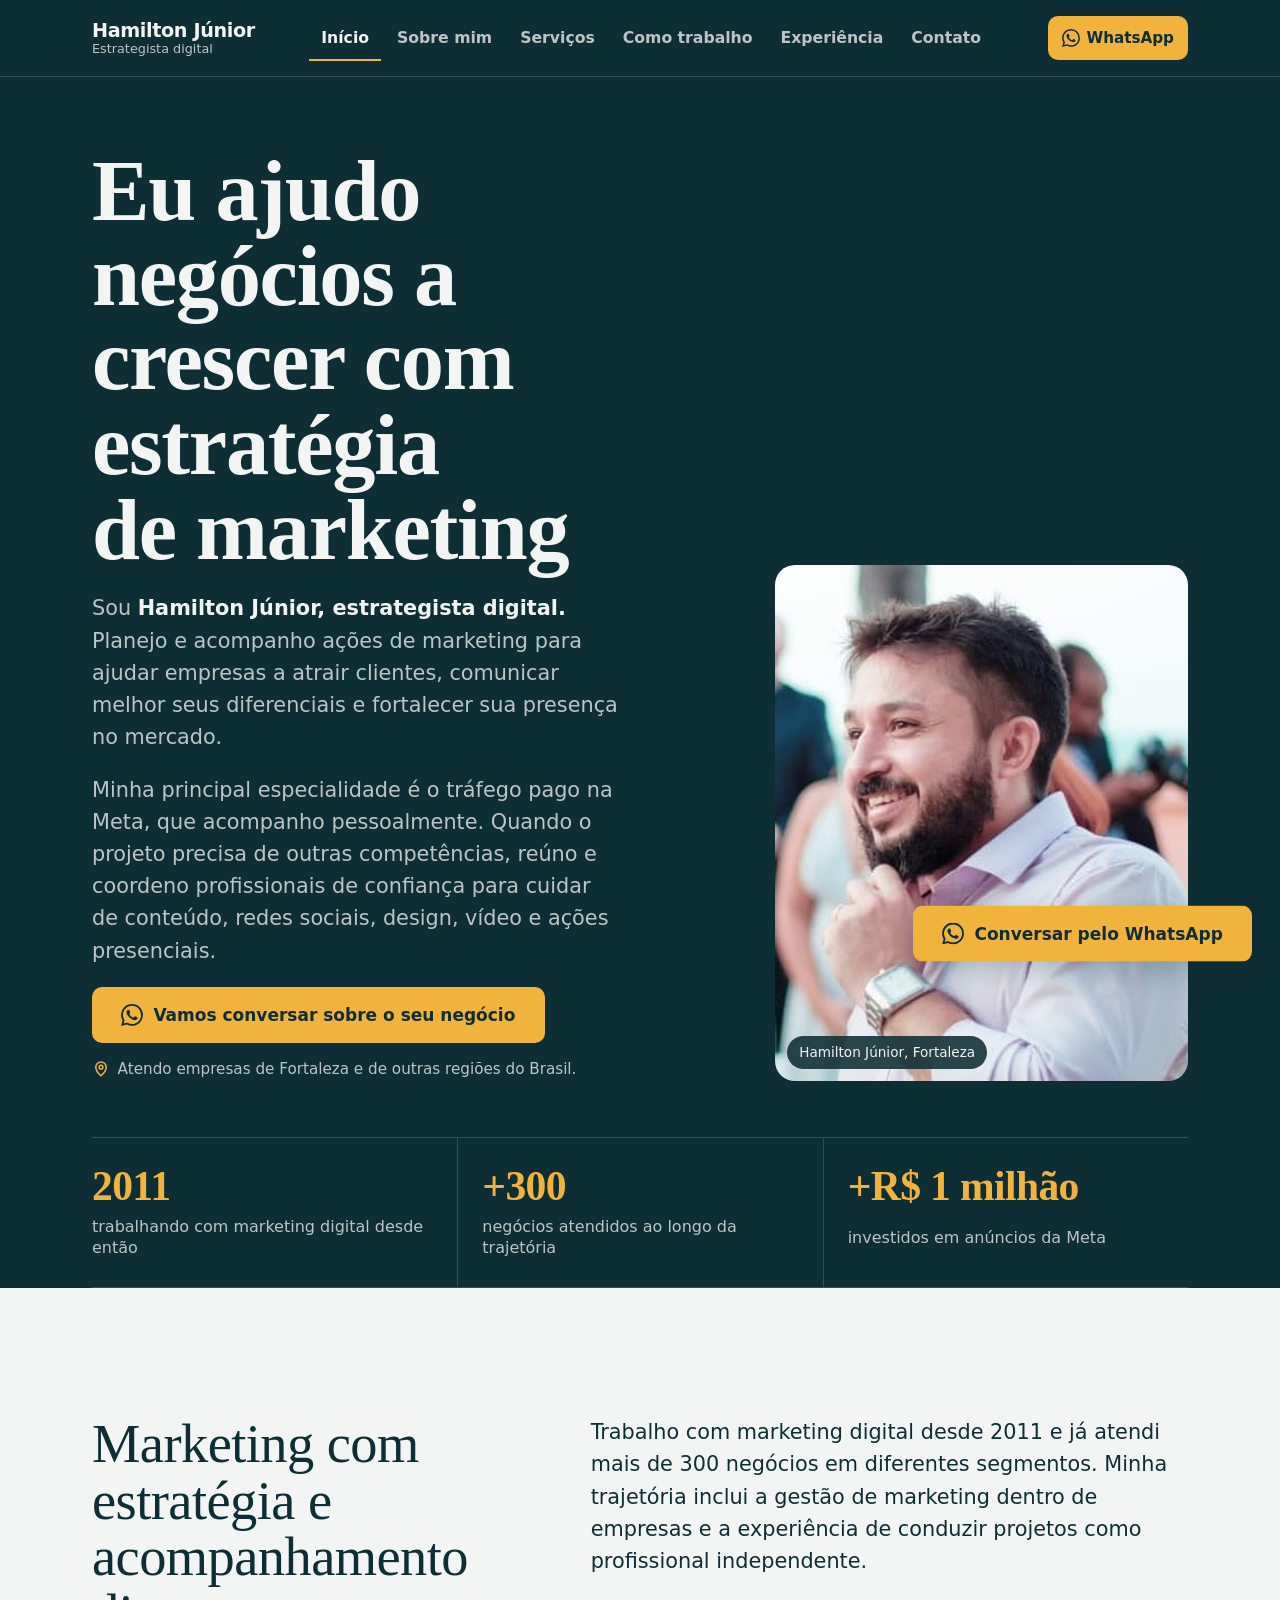
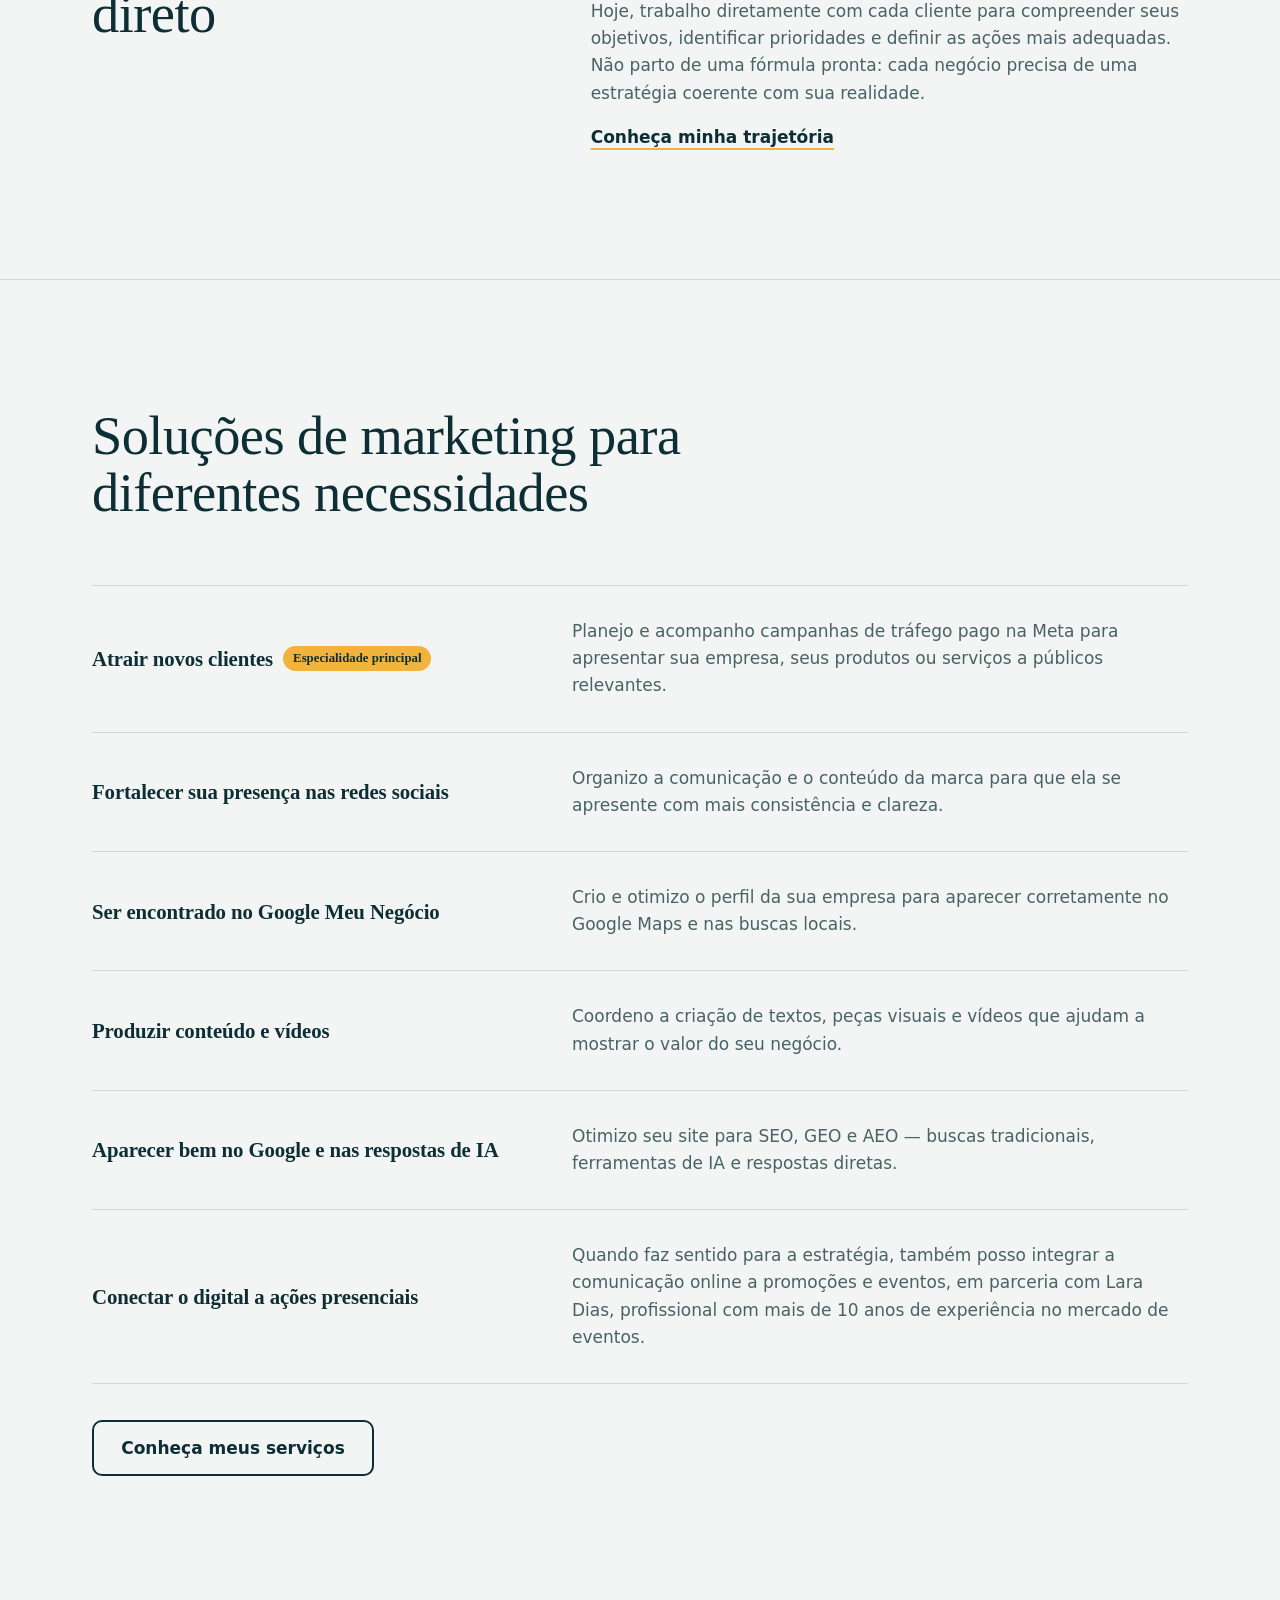
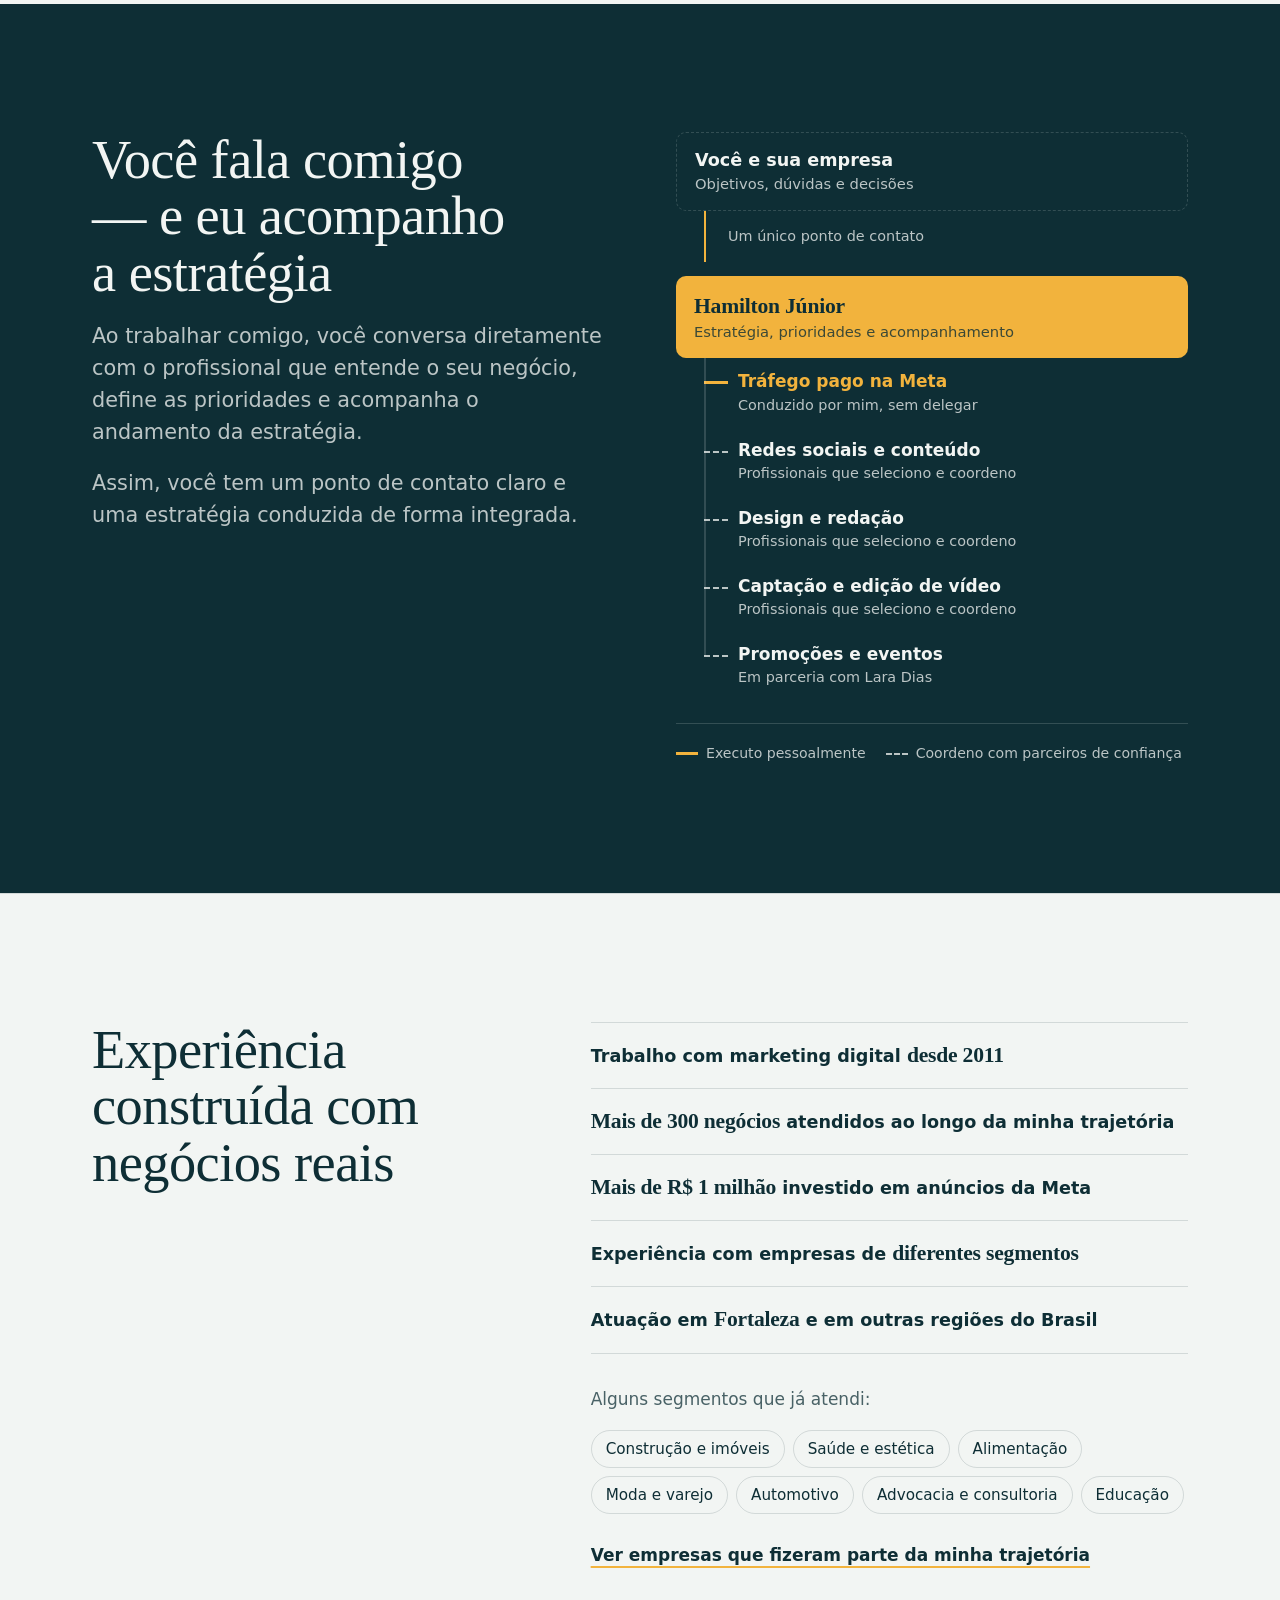
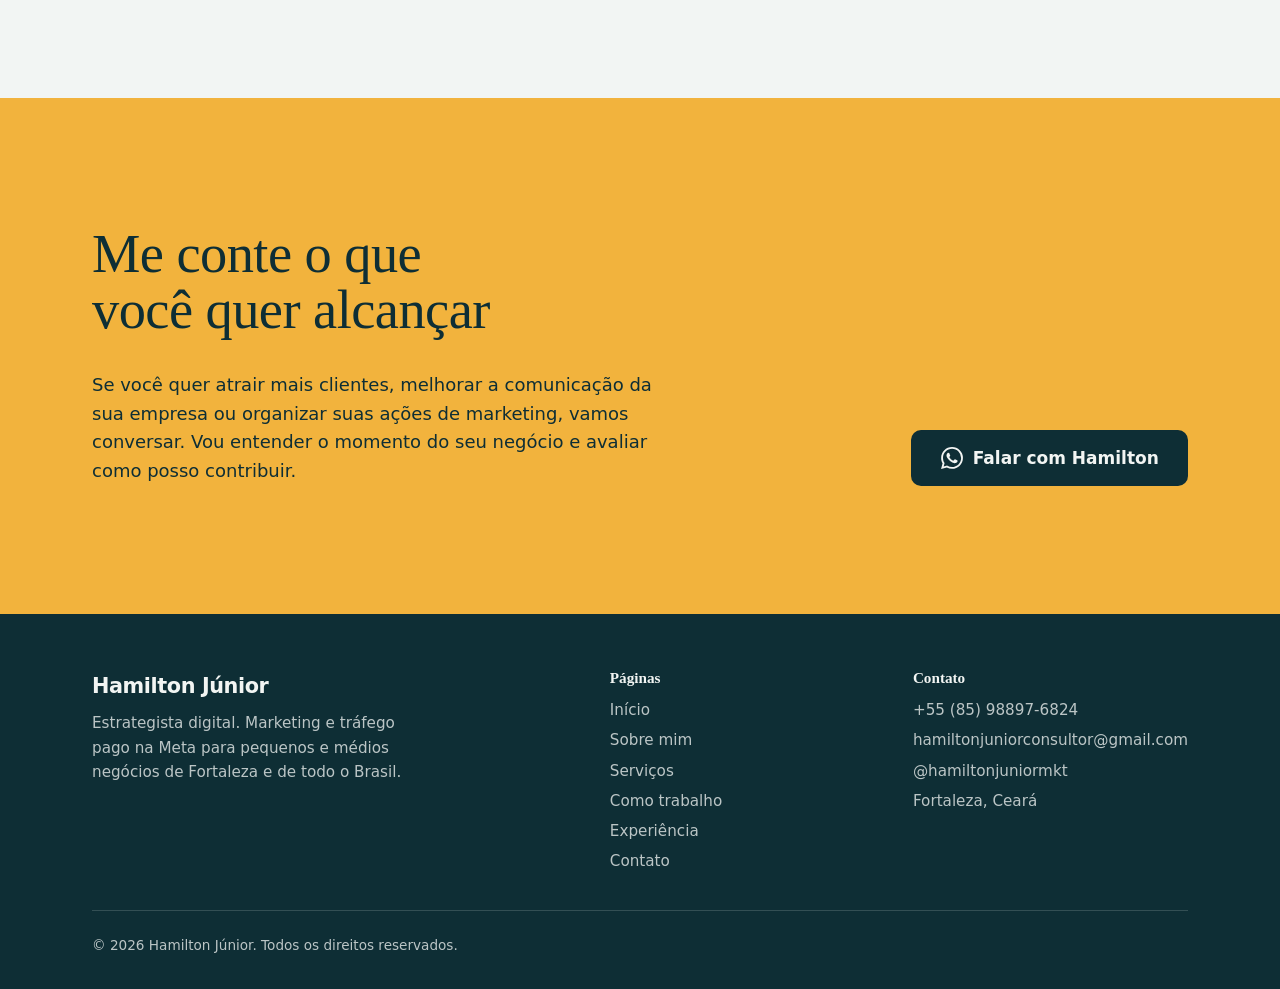
<file: index.html>
<!doctype html>
<html lang="pt-BR">
<head>
  <meta charset="utf-8">
  <meta name="viewport" content="width=device-width, initial-scale=1, viewport-fit=cover">
  <title>Hamilton Júnior | Estrategista digital em Fortaleza</title>
  <meta name="description" content="Estratégia de marketing e tráfego pago na Meta para pequenos e médios negócios. Mais de 300 empresas atendidas desde 2011. Fale com Hamilton pelo WhatsApp.">
  <meta name="theme-color" content="#0E2E35">
  <meta name="google-site-verification" content="COLE_AQUI_O_CODIGO_DO_SEARCH_CONSOLE">
  <link rel="canonical" href="https://hamiltonjuniormkt.com.br/">
  <meta http-equiv="Content-Security-Policy" content="default-src 'self'; script-src 'self' 'unsafe-inline' https://www.googletagmanager.com https://www.google-analytics.com; style-src 'self' 'unsafe-inline' https://fonts.googleapis.com; font-src 'self' https://fonts.gstatic.com; img-src 'self' data:; connect-src 'self' https://www.google-analytics.com https://region1.google-analytics.com; base-uri 'self'; form-action 'self' https://wa.me">
  <meta property="og:type" content="website">
  <meta property="og:url" content="https://hamiltonjuniormkt.com.br/">
  <meta property="og:locale" content="pt_BR">
  <meta property="og:site_name" content="Hamilton Júnior">
  <meta property="og:title" content="Hamilton Júnior | Estrategista digital em Fortaleza">
  <meta property="og:description" content="Estratégia de marketing e tráfego pago na Meta para pequenos e médios negócios. Mais de 300 empresas atendidas desde 2011. Fale com Hamilton pelo WhatsApp.">
  <meta property="og:image" content="https://hamiltonjuniormkt.com.br/assets/img/og.webp">
  <meta name="twitter:card" content="summary_large_image">
  <link rel="icon" href="/favicon.ico" sizes="any">
  <link rel="icon" href="assets/img/favicon.svg" type="image/svg+xml">
  <link rel="preconnect" href="https://fonts.googleapis.com">
  <link rel="preconnect" href="https://fonts.gstatic.com" crossorigin>
  <link rel="stylesheet" href="https://fonts.googleapis.com/css2?family=Fraunces:opsz,wght..144,300..700&family=Inter:wght..700&display=swap" media="print" onload="this.media='all'">
  <noscript><link rel="stylesheet" href="https://fonts.googleapis.com/css2?family=Fraunces:opsz,wght..144,300..700&family=Inter:wght..700&display=swap"></noscript>
  <link rel="stylesheet" href="assets/css/style.css">
  <script src="assets/js/main.js" defer></script>
  <script type="application/ld+json">{"@context": "https://schema.org", "@graph": [{"@type": "ProfessionalService", "@id": "https://hamiltonjuniormkt.com.br/#negocio", "name": "Hamilton Júnior — Estrategista Digital", "description": "Estratégia de marketing, tráfego pago na Meta, gestão de redes sociais, conteúdo e ações presenciais para pequenos e médios negócios.", "url": "https://hamiltonjuniormkt.com.br/", "image": "https://hamiltonjuniormkt.com.br/assets/img/og.webp", "areaServed": [{"@type": "City", "name": "Fortaleza"}, {"@type": "Country", "name": "Brasil"}], "address": {"@type": "PostalAddress", "addressLocality": "Fortaleza", "addressRegion": "CE", "addressCountry": "BR"}, "geo": {"@type": "GeoCoordinates", "latitude": -3.7319, "longitude": -38.5267}, "founder": {"@id": "https://hamiltonjuniormkt.com.br/#pessoa"}}, {"@type": "Person", "@id": "https://hamiltonjuniormkt.com.br/#pessoa", "name": "Hamilton Júnior", "jobTitle": "Estrategista digital", "worksFor": {"@id": "https://hamiltonjuniormkt.com.br/#negocio"}, "knowsAbout": ["Tráfego pago", "Meta Ads", "Marketing digital", "Gestão de redes sociais", "Produção de conteúdo", "Google Meu Negócio", "SEO", "GEO", "AEO"], "url": "https://hamiltonjuniormkt.com.br/sobre.html"}, {"@type": "WebSite", "@id": "https://hamiltonjuniormkt.com.br/#site", "url": "https://hamiltonjuniormkt.com.br/", "name": "Hamilton Júnior", "publisher": {"@id": "https://hamiltonjuniormkt.com.br/#negocio"}}, {"@type": "WebPage", "@id": "https://hamiltonjuniormkt.com.br/#webpage", "url": "https://hamiltonjuniormkt.com.br/", "name": "Hamilton Júnior | Estrategista digital em Fortaleza", "isPartOf": {"@id": "https://hamiltonjuniormkt.com.br/#site"}, "about": {"@id": "https://hamiltonjuniormkt.com.br/#negocio"}, "publisher": {"@id": "https://hamiltonjuniormkt.com.br/#negocio"}, "inLanguage": "pt-BR"}]}</script>
</head>
<body>
  <svg width="0" height="0" style="position:absolute" aria-hidden="true" focusable="false">
    <symbol id="i-wa" viewBox="0 0 24 24"><path fill="currentColor" d="M17.472 14.382c-.297-.149-1.758-.867-2.03-.967-.273-.099-.471-.148-.67.15-.197.297-.767.966-.94 1.164-.173.199-.347.223-.644.075-.297-.15-1.255-.463-2.39-1.475-.883-.788-1.48-1.761-1.653-2.059-.173-.297-.018-.458.13-.606.134-.133.298-.347.446-.52.149-.174.198-.298.298-.497.099-.198.05-.371-.025-.52-.075-.149-.669-1.612-.916-2.207-.242-.579-.487-.5-.669-.51-.173-.008-.371-.01-.57-.01-.198 0-.52.074-.792.372-.272.297-1.04 1.016-1.04 2.479 0 1.462 1.065 2.875 1.213 3.074.149.198 2.096 3.2 5.077 4.487.709.306 1.262.489 1.694.625.712.227 1.36.195 1.871.118.571-.085 1.758-.719 2.006-1.413.248-.694.248-1.289.173-1.413-.074-.124-.272-.198-.57-.347m-5.421 7.403h-.004a9.87 9.87 0 0 1-5.031-1.378l-.361-.214-3.741.982.998-3.648-.235-.374a9.86 9.86 0 0 1-1.51-5.26c.001-5.45 4.436-9.884 9.888-9.884 2.64 0 5.122 1.03 6.988 2.898a9.825 9.825 0 0 1 2.893 6.994c-.003 5.45-4.437 9.884-9.885 9.884m8.413-18.297A11.815 11.815 0 0 0 12.05 0C5.495 0 .16 5.335.157 11.892c0 2.096.547 4.142 1.588 5.945L.057 24l6.305-1.654a11.882 11.882 0 0 0 5.683 1.448h.005c6.554 0 11.89-5.335 11.893-11.893a11.821 11.821 0 0 0-3.48-8.413Z"/></symbol>
    <symbol id="i-pin" viewBox="0 0 24 24"><path fill="none" stroke="currentColor" stroke-width="2" stroke-linejoin="round" d="M12 21s-7-6.2-7-11.5a7 7 0 0 1 14 0C19 14.8 12 21 12 21z"/><circle cx="12" cy="9.5" r="2.5" fill="none" stroke="currentColor" stroke-width="2"/></symbol>
  </svg>

  <a class="skip-link" href="#conteudo">Pular para o conteúdo</a>

  <header class="site-header">
    <div class="wrap">
      <a class="brand" href="index.html" title="Ir para a página inicial"><strong>Hamilton Júnior</strong><span>Estrategista digital</span></a>
      <nav class="nav" aria-label="Principal">
        <ul>
        <li><a href="index.html" title="Ir para a página inicial" aria-current="page">Início</a></li>
        <li><a href="sobre.html" title="Ver a trajetória de Hamilton Júnior">Sobre mim</a></li>
        <li><a href="servicos.html" title="Ver os serviços de marketing">Serviços</a></li>
        <li><a href="como-trabalho.html" title="Ver como é o processo de trabalho">Como trabalho</a></li>
        <li><a href="experiencia.html" title="Ver empresas atendidas">Experiência</a></li>
        <li><a href="contato.html" title="Falar com Hamilton pelo WhatsApp ou formulário">Contato</a></li>
        </ul>
      </nav>
      <div class="header-actions">
        <a class="btn-mini" data-wa="" href="contato.html"><svg aria-hidden="true"><use href="#i-wa"/></svg><span>WhatsApp</span></a>
        <button class="menu-toggle" type="button" aria-expanded="false" aria-controls="menu" aria-label="Abrir menu"><span class="menu-toggle-bars"></span></button>
      </div>
    </div>
  </header>

  <div class="mobile-nav" id="menu" hidden>
    <nav aria-label="Menu">
      <ul>
        <li><a href="index.html" title="Ir para a página inicial" aria-current="page">Início</a></li>
        <li><a href="sobre.html" title="Ver a trajetória de Hamilton Júnior">Sobre mim</a></li>
        <li><a href="servicos.html" title="Ver os serviços de marketing">Serviços</a></li>
        <li><a href="como-trabalho.html" title="Ver como é o processo de trabalho">Como trabalho</a></li>
        <li><a href="experiencia.html" title="Ver empresas atendidas">Experiência</a></li>
        <li><a href="contato.html" title="Falar com Hamilton pelo WhatsApp ou formulário">Contato</a></li>
      </ul>
    </nav>
    <div class="mobile-nav-foot">
      <a class="btn btn--sun btn--block" data-wa="" href="contato.html"><svg aria-hidden="true"><use href="#i-wa"/></svg>Falar com Hamilton</a>
      <p>Fortaleza, Ceará. Atendo empresas de todo o Brasil.</p>
    </div>
  </div>

  <main id="conteudo">
  <section class="band--ink hero" aria-labelledby="hero-title">
    <div class="wrap">
      <div class="hero-grid">
        <div class="hero-copy enter">
          <h1 class="display" id="hero-title">Eu ajudo negócios a crescer com estratégia de marketing</h1>
          <p class="lead">Sou <strong>Hamilton Júnior, estrategista digital.</strong> Planejo e acompanho ações de marketing para ajudar empresas a atrair clientes, comunicar melhor seus diferenciais e fortalecer sua presença no mercado.</p>
          <p class="lead">Minha principal especialidade é o tráfego pago na Meta, que acompanho pessoalmente. Quando o projeto precisa de outras competências, reúno e coordeno profissionais de confiança para cuidar de conteúdo, redes sociais, design, vídeo e ações presenciais.</p>
          <div data-cta-watch>
            <div class="actions">
              <a class="btn btn--sun btn--block" data-wa="Olá, Hamilton! Vim pelo seu site e quero conversar sobre o meu negócio." href="contato.html">
                <svg aria-hidden="true"><use href="#i-wa"/></svg>Vamos conversar sobre o seu negócio
              </a>
            </div>
            <p class="hero-note actions-note"><svg aria-hidden="true"><use href="#i-pin"/></svg>Atendo empresas de Fortaleza e de outras regiões do Brasil.</p>
          </div>
        </div>
        <figure class="portrait enter-late">
          <span class="portrait-mono" aria-hidden="true">HJ</span>
          <img src="assets/img/hamilton.jpg" alt="Hamilton Júnior, estrategista digital" width="800" height="1000" fetchpriority="high" onerror="this.remove()">
          <figcaption>Hamilton Júnior, Fortaleza</figcaption>
        </figure>
      </div>
      <dl class="proof" aria-label="Experiência em números">
        <div><dt>2011</dt><dd>trabalhando com marketing digital desde então</dd></div>
        <div><dt>+300</dt><dd>negócios atendidos ao longo da trajetória</dd></div>
        <div><dt>+R$ 1 milhão</dt><dd>investidos em anúncios da Meta</dd></div>
      </dl>
    </div>
  </section>

  <section class="band" aria-labelledby="apresentacao-title">
    <div class="wrap split">
      <h2 class="h2" id="apresentacao-title">Marketing com estratégia e acompanhamento direto</h2>
      <div class="prose">
        <p class="lead">Trabalho com marketing digital desde 2011 e já atendi mais de 300 negócios em diferentes segmentos. Minha trajetória inclui a gestão de marketing dentro de empresas e a experiência de conduzir projetos como profissional independente.</p>
        <p class="muted">Hoje, trabalho diretamente com cada cliente para compreender seus objetivos, identificar prioridades e definir as ações mais adequadas. Não parto de uma fórmula pronta: cada negócio precisa de uma estratégia coerente com sua realidade.</p>
        <p><a class="link" href="sobre.html">Conheça minha trajetória</a></p>
      </div>
    </div>
  </section>

  <section class="band" aria-labelledby="ajuda-title">
    <div class="wrap">
      <div class="section-head">
        <h2 class="h2" id="ajuda-title">Soluções de marketing para diferentes necessidades</h2>
      </div>
      <ul class="rows">
        <li class="row">
          <h3 class="h3">Atrair novos clientes <span class="tag">Especialidade principal</span></h3>
          <p>Planejo e acompanho campanhas de tráfego pago na Meta para apresentar sua empresa, seus produtos ou serviços a públicos relevantes.</p>
        </li>
        <li class="row">
          <h3 class="h3">Fortalecer sua presença nas redes sociais</h3>
          <p>Organizo a comunicação e o conteúdo da marca para que ela se apresente com mais consistência e clareza.</p>
        </li>
        <li class="row">
          <h3 class="h3">Ser encontrado no Google Meu Negócio</h3>
          <p>Crio e otimizo o perfil da sua empresa para aparecer corretamente no Google Maps e nas buscas locais.</p>
        </li>
        <li class="row">
          <h3 class="h3">Produzir conteúdo e vídeos</h3>
          <p>Coordeno a criação de textos, peças visuais e vídeos que ajudam a mostrar o valor do seu negócio.</p>
        </li>
        <li class="row">
          <h3 class="h3">Aparecer bem no Google e nas respostas de IA</h3>
          <p>Otimizo seu site para SEO, GEO e AEO — buscas tradicionais, ferramentas de IA e respostas diretas.</p>
        </li>
        <li class="row">
          <h3 class="h3">Conectar o digital a ações presenciais</h3>
          <p>Quando faz sentido para a estratégia, também posso integrar a comunicação online a promoções e eventos, em parceria com Lara Dias, profissional com mais de 10 anos de experiência no mercado de eventos.</p>
        </li>
      </ul>
      <div class="actions">
        <a class="btn btn--line btn--block" href="servicos.html">Conheça meus serviços</a>
      </div>
    </div>
  </section>

  <section class="band band--ink" aria-labelledby="diferencial-title">
    <div class="wrap split split--even">
      <div class="section-head">
        <h2 class="h2" id="diferencial-title">Você fala comigo — e eu acompanho a estratégia</h2>
        <p class="lead muted">Ao trabalhar comigo, você conversa diretamente com o profissional que entende o seu negócio, define as prioridades e acompanha o andamento da estratégia.</p>
        <p class="lead muted">Assim, você tem um ponto de contato claro e uma estratégia conduzida de forma integrada.</p>
      </div>
      <figure class="hub" aria-labelledby="hub-caption">
        <div class="hub-node hub-node--client"><strong>Você e sua empresa</strong><span>Objetivos, dúvidas e decisões</span></div>
        <p class="hub-link">Um único ponto de contato</p>
        <div class="hub-node hub-node--me"><strong>Hamilton Júnior</strong><span>Estratégia, prioridades e acompanhamento</span></div>
        <ul class="hub-branches">
          <li class="is-direct"><strong>Tráfego pago na Meta</strong><span>Conduzido por mim, sem delegar</span></li>
          <li><strong>Redes sociais e conteúdo</strong><span>Profissionais que seleciono e coordeno</span></li>
          <li><strong>Design e redação</strong><span>Profissionais que seleciono e coordeno</span></li>
          <li><strong>Captação e edição de vídeo</strong><span>Profissionais que seleciono e coordeno</span></li>
          <li><strong>Promoções e eventos</strong><span>Em parceria com Lara Dias</span></li>
        </ul>
        <figcaption id="hub-caption">
          <span class="direct">Executo pessoalmente</span>
          <span>Coordeno com parceiros de confiança</span>
        </figcaption>
      </figure>
    </div>
  </section>

  <section class="band" aria-labelledby="experiencia-title">
    <div class="wrap split">
      <h2 class="h2" id="experiencia-title">Experiência construída com negócios reais</h2>
      <div>
        <ul class="facts">
          <li>Trabalho com marketing digital <b>desde 2011</b></li>
          <li><b>Mais de 300 negócios</b> atendidos ao longo da minha trajetória</li>
          <li><b>Mais de R$ 1 milhão</b> investido em anúncios da Meta</li>
          <li>Experiência com empresas de <b>diferentes segmentos</b></li>
          <li>Atuação em <b>Fortaleza</b> e em outras regiões do Brasil</li>
        </ul>
        <p class="muted" style="margin-top:32px">Alguns segmentos que já atendi:</p>
        <ul class="pills" style="margin-top:12px">
          <li>Construção e imóveis</li>
          <li>Saúde e estética</li>
          <li>Alimentação</li>
          <li>Moda e varejo</li>
          <li>Automotivo</li>
          <li>Advocacia e consultoria</li>
          <li>Educação</li>
        </ul>
        <p style="margin-top:28px"><a class="link" href="experiencia.html">Ver empresas que fizeram parte da minha trajetória</a></p>
      </div>
    </div>
  </section>

  <section class="band band--sun" aria-labelledby="cta-title" data-cta-watch>
    <div class="wrap cta-final">
      <h2 class="h2" id="cta-title">Me conte o que você quer alcançar</h2>
      <p>Se você quer atrair mais clientes, melhorar a comunicação da sua empresa ou organizar suas ações de marketing, vamos conversar. Vou entender o momento do seu negócio e avaliar como posso contribuir.</p>
      <div class="actions">
        <a class="btn btn--ink btn--block" data-wa="Olá, Hamilton! Quero contar o que minha empresa quer alcançar." href="contato.html">
          <svg aria-hidden="true"><use href="#i-wa"/></svg>Falar com Hamilton
        </a>
      </div>
    </div>
  </section>
  </main>

  <footer class="site-footer">
    <div class="wrap">
      <div class="footer-brand">
        <strong>Hamilton Júnior</strong>
        <p>Estrategista digital. Marketing e tráfego pago na Meta para pequenos e médios negócios de Fortaleza e de todo o Brasil.</p>
      </div>
      <div class="footer-cols">
        <div>
          <h2>Páginas</h2>
          <ul>
            <li><a href="index.html" title="Ir para a página inicial">Início</a></li>
        <li><a href="sobre.html" title="Ver a trajetória de Hamilton Júnior">Sobre mim</a></li>
        <li><a href="servicos.html" title="Ver os serviços de marketing">Serviços</a></li>
        <li><a href="como-trabalho.html" title="Ver como é o processo de trabalho">Como trabalho</a></li>
        <li><a href="experiencia.html" title="Ver empresas atendidas">Experiência</a></li>
        <li><a href="contato.html" title="Falar com Hamilton pelo WhatsApp ou formulário">Contato</a></li>
          </ul>
        </div>
        <div>
          <h2>Contato</h2>
          <ul>
            <li><a data-contact="whatsapp" href="contato.html">WhatsApp</a></li>
            <li><a data-contact="email" href="contato.html">E-mail</a></li>
            <li><a data-contact="instagram" href="contato.html">Instagram</a></li>
            <li>Fortaleza, Ceará</li>
          </ul>
        </div>
      </div>
      <p class="footer-bottom">© <span data-year>2026</span> Hamilton Júnior. Todos os direitos reservados.</p>
    </div>
  </footer>

  <div class="wa-bar" inert>
    <a class="btn btn--sun" data-wa="" href="contato.html"><svg aria-hidden="true"><use href="#i-wa"/></svg>Conversar pelo WhatsApp</a>
  </div>
  <!-- Google Analytics 4 — substitua G-XXXXXXXXXX pelo Measurement ID real -->
  <script async src="https://www.googletagmanager.com/gtag/js?id=G-XXXXXXXXXX"></script>
  <script>
    window.dataLayer = window.dataLayer || [];
    function gtag(){dataLayer.push(arguments);}
    gtag('js', new Date());
    gtag('config', 'G-XXXXXXXXXX');
  </script>
</body>
</html>
</file>
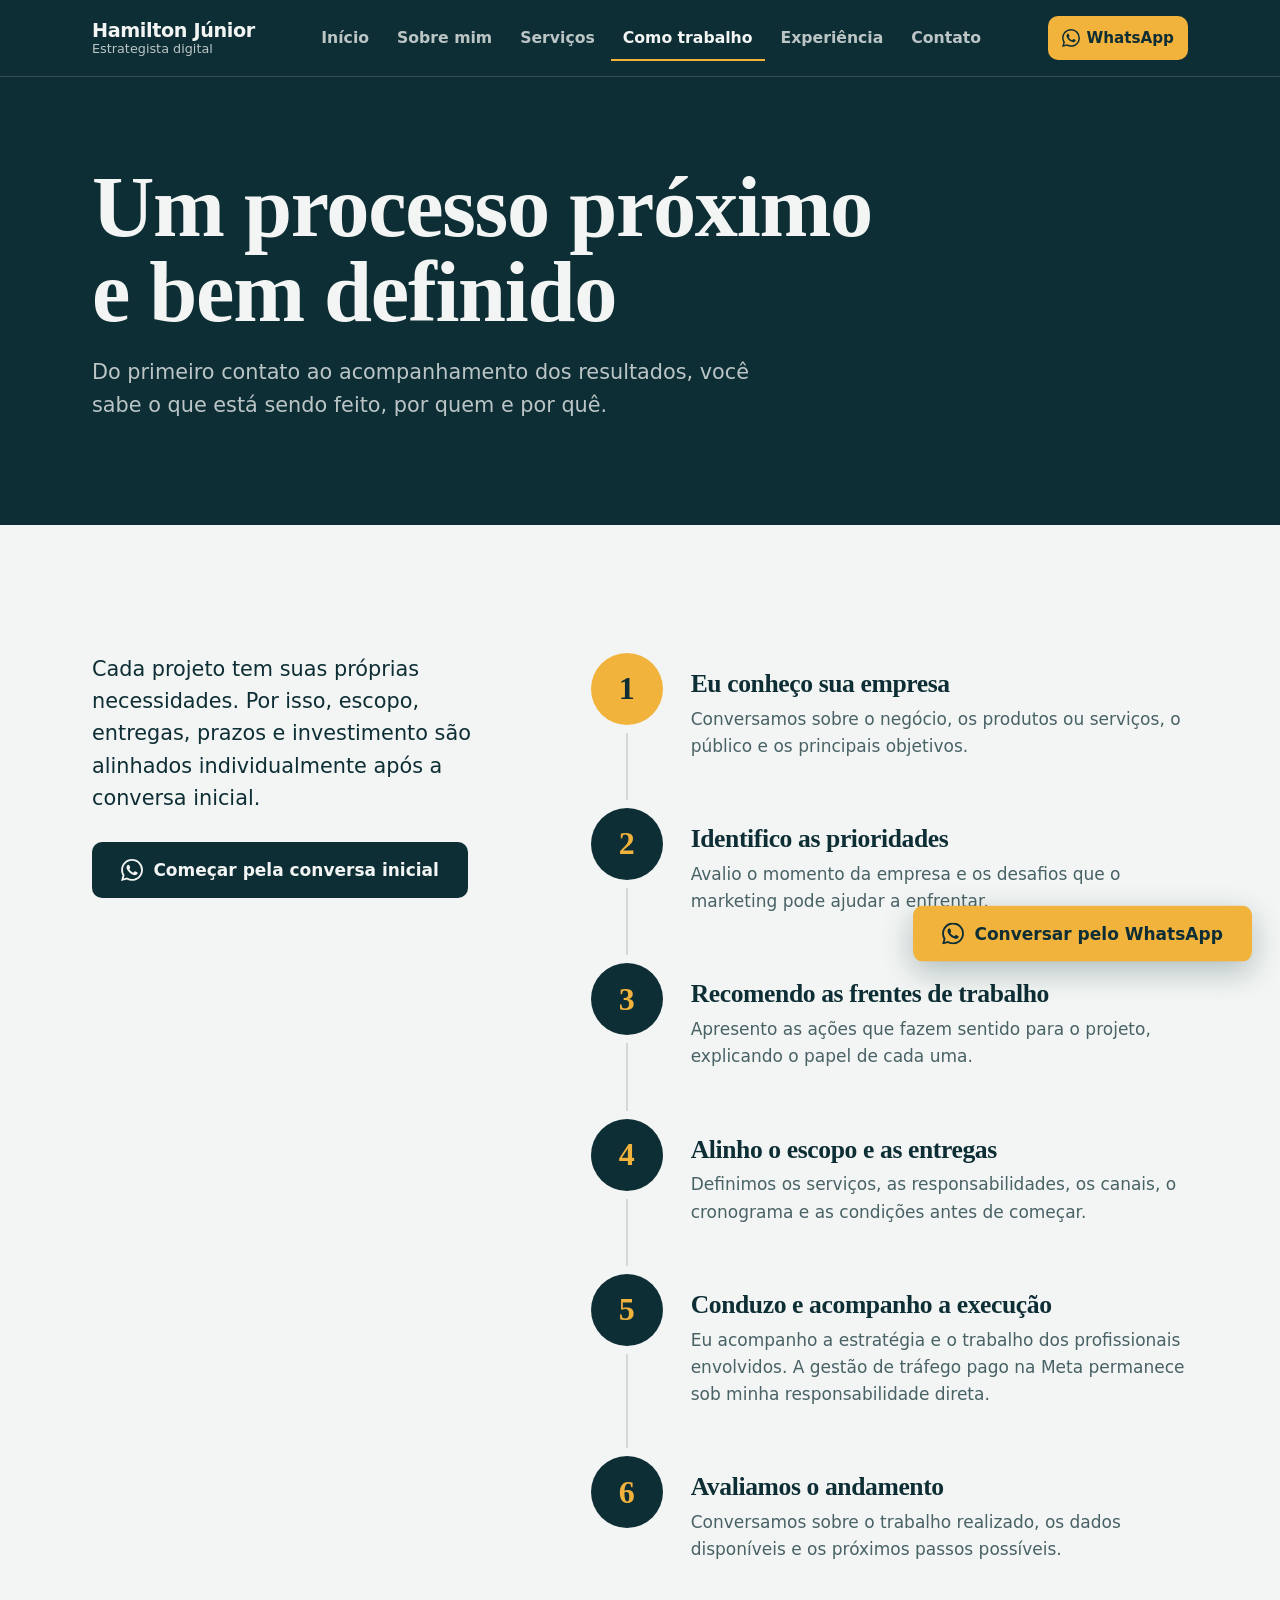
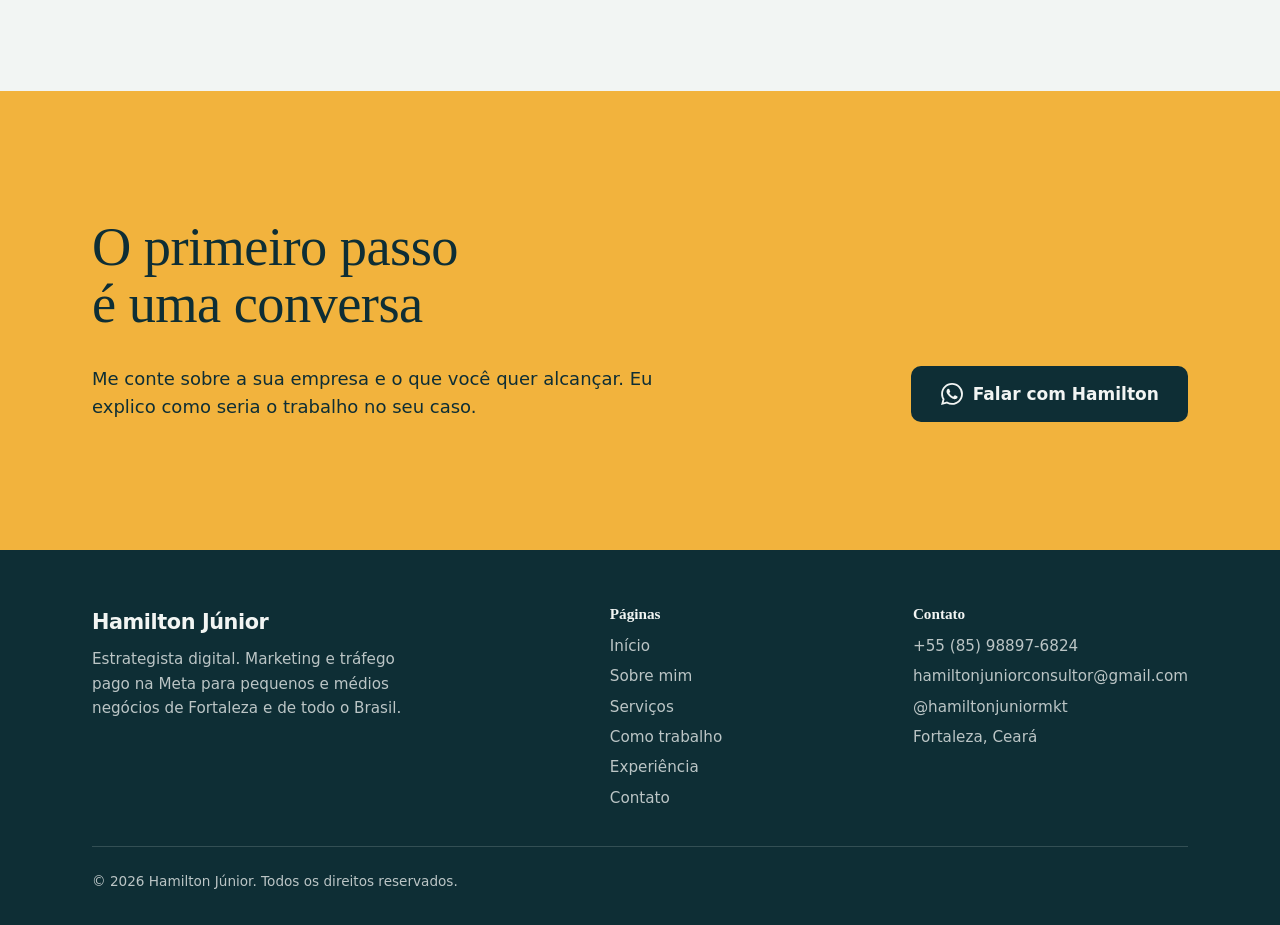
<file: como-trabalho.html>
<!doctype html>
<html lang="pt-BR">
<head>
  <meta charset="utf-8">
  <meta name="viewport" content="width=device-width, initial-scale=1, viewport-fit=cover">
  <title>Como trabalho | Hamilton Júnior</title>
  <meta name="description" content="Um processo próximo e bem definido: conversa inicial, prioridades, frentes de trabalho, escopo, execução e avaliação.">
  <meta name="theme-color" content="#0E2E35">
  <link rel="canonical" href="https://hamiltonjuniormkt.com.br/como-trabalho.html">
  <meta http-equiv="Content-Security-Policy" content="default-src 'self'; script-src 'self' 'unsafe-inline' https://www.googletagmanager.com https://www.google-analytics.com; style-src 'self' 'unsafe-inline' https://fonts.googleapis.com; font-src 'self' https://fonts.gstatic.com; img-src 'self' data:; connect-src 'self' https://www.google-analytics.com https://region1.google-analytics.com; base-uri 'self'; form-action 'self' https://wa.me">
  <meta property="og:type" content="website">
  <meta property="og:url" content="https://hamiltonjuniormkt.com.br/como-trabalho.html">
  <meta property="og:locale" content="pt_BR">
  <meta property="og:site_name" content="Hamilton Júnior">
  <meta property="og:title" content="Como trabalho | Hamilton Júnior">
  <meta property="og:description" content="Um processo próximo e bem definido: conversa inicial, prioridades, frentes de trabalho, escopo, execução e avaliação.">
  <meta property="og:image" content="https://hamiltonjuniormkt.com.br/assets/img/og.webp">
  <meta name="twitter:card" content="summary_large_image">
  <link rel="icon" href="/favicon.ico" sizes="any">
  <link rel="icon" href="assets/img/favicon.svg" type="image/svg+xml">
  <link rel="preconnect" href="https://fonts.googleapis.com">
  <link rel="preconnect" href="https://fonts.gstatic.com" crossorigin>
  <link rel="stylesheet" href="https://fonts.googleapis.com/css2?family=Fraunces:opsz,wght..144,300..700&family=Inter:wght..700&display=swap" media="print" onload="this.media='all'">
  <noscript><link rel="stylesheet" href="https://fonts.googleapis.com/css2?family=Fraunces:opsz,wght..144,300..700&family=Inter:wght..700&display=swap"></noscript>
  <link rel="stylesheet" href="assets/css/style.css">
  <script src="assets/js/main.js" defer></script>
  <script type="application/ld+json">{"@context": "https://schema.org", "@graph": [{"@type": "ProfessionalService", "@id": "https://hamiltonjuniormkt.com.br/#negocio", "name": "Hamilton Júnior — Estrategista Digital", "description": "Estratégia de marketing, tráfego pago na Meta, gestão de redes sociais, conteúdo e ações presenciais para pequenos e médios negócios.", "url": "https://hamiltonjuniormkt.com.br/", "image": "https://hamiltonjuniormkt.com.br/assets/img/og.webp", "areaServed": [{"@type": "City", "name": "Fortaleza"}, {"@type": "Country", "name": "Brasil"}], "address": {"@type": "PostalAddress", "addressLocality": "Fortaleza", "addressRegion": "CE", "addressCountry": "BR"}, "geo": {"@type": "GeoCoordinates", "latitude": -3.7319, "longitude": -38.5267}, "founder": {"@id": "https://hamiltonjuniormkt.com.br/#pessoa"}}, {"@type": "Person", "@id": "https://hamiltonjuniormkt.com.br/#pessoa", "name": "Hamilton Júnior", "jobTitle": "Estrategista digital", "worksFor": {"@id": "https://hamiltonjuniormkt.com.br/#negocio"}, "knowsAbout": ["Tráfego pago", "Meta Ads", "Marketing digital", "Gestão de redes sociais", "Produção de conteúdo", "Google Meu Negócio", "SEO", "GEO", "AEO"], "url": "https://hamiltonjuniormkt.com.br/sobre.html"}, {"@type": "WebSite", "@id": "https://hamiltonjuniormkt.com.br/#site", "url": "https://hamiltonjuniormkt.com.br/", "name": "Hamilton Júnior", "publisher": {"@id": "https://hamiltonjuniormkt.com.br/#negocio"}}, {"@type": "WebPage", "@id": "https://hamiltonjuniormkt.com.br/como-trabalho.html#webpage", "url": "https://hamiltonjuniormkt.com.br/como-trabalho.html", "name": "Como trabalho | Hamilton Júnior", "isPartOf": {"@id": "https://hamiltonjuniormkt.com.br/#site"}, "about": {"@id": "https://hamiltonjuniormkt.com.br/#negocio"}, "publisher": {"@id": "https://hamiltonjuniormkt.com.br/#negocio"}, "inLanguage": "pt-BR"}]}</script>
</head>
<body>
  <svg width="0" height="0" style="position:absolute" aria-hidden="true" focusable="false">
    <symbol id="i-wa" viewBox="0 0 24 24"><path fill="currentColor" d="M17.472 14.382c-.297-.149-1.758-.867-2.03-.967-.273-.099-.471-.148-.67.15-.197.297-.767.966-.94 1.164-.173.199-.347.223-.644.075-.297-.15-1.255-.463-2.39-1.475-.883-.788-1.48-1.761-1.653-2.059-.173-.297-.018-.458.13-.606.134-.133.298-.347.446-.52.149-.174.198-.298.298-.497.099-.198.05-.371-.025-.52-.075-.149-.669-1.612-.916-2.207-.242-.579-.487-.5-.669-.51-.173-.008-.371-.01-.57-.01-.198 0-.52.074-.792.372-.272.297-1.04 1.016-1.04 2.479 0 1.462 1.065 2.875 1.213 3.074.149.198 2.096 3.2 5.077 4.487.709.306 1.262.489 1.694.625.712.227 1.36.195 1.871.118.571-.085 1.758-.719 2.006-1.413.248-.694.248-1.289.173-1.413-.074-.124-.272-.198-.57-.347m-5.421 7.403h-.004a9.87 9.87 0 0 1-5.031-1.378l-.361-.214-3.741.982.998-3.648-.235-.374a9.86 9.86 0 0 1-1.51-5.26c.001-5.45 4.436-9.884 9.888-9.884 2.64 0 5.122 1.03 6.988 2.898a9.825 9.825 0 0 1 2.893 6.994c-.003 5.45-4.437 9.884-9.885 9.884m8.413-18.297A11.815 11.815 0 0 0 12.05 0C5.495 0 .16 5.335.157 11.892c0 2.096.547 4.142 1.588 5.945L.057 24l6.305-1.654a11.882 11.882 0 0 0 5.683 1.448h.005c6.554 0 11.89-5.335 11.893-11.893a11.821 11.821 0 0 0-3.48-8.413Z"/></symbol>
    <symbol id="i-pin" viewBox="0 0 24 24"><path fill="none" stroke="currentColor" stroke-width="2" stroke-linejoin="round" d="M12 21s-7-6.2-7-11.5a7 7 0 0 1 14 0C19 14.8 12 21 12 21z"/><circle cx="12" cy="9.5" r="2.5" fill="none" stroke="currentColor" stroke-width="2"/></symbol>
  </svg>

  <a class="skip-link" href="#conteudo">Pular para o conteúdo</a>

  <header class="site-header">
    <div class="wrap">
      <a class="brand" href="index.html" title="Ir para a página inicial"><strong>Hamilton Júnior</strong><span>Estrategista digital</span></a>
      <nav class="nav" aria-label="Principal">
        <ul>
        <li><a href="index.html" title="Ir para a página inicial">Início</a></li>
        <li><a href="sobre.html" title="Ver a trajetória de Hamilton Júnior">Sobre mim</a></li>
        <li><a href="servicos.html" title="Ver os serviços de marketing">Serviços</a></li>
        <li><a href="como-trabalho.html" title="Ver como é o processo de trabalho" aria-current="page">Como trabalho</a></li>
        <li><a href="experiencia.html" title="Ver empresas atendidas">Experiência</a></li>
        <li><a href="contato.html" title="Falar com Hamilton pelo WhatsApp ou formulário">Contato</a></li>
        </ul>
      </nav>
      <div class="header-actions">
        <a class="btn-mini" data-wa="" href="contato.html"><svg aria-hidden="true"><use href="#i-wa"/></svg><span>WhatsApp</span></a>
        <button class="menu-toggle" type="button" aria-expanded="false" aria-controls="menu" aria-label="Abrir menu"><span class="menu-toggle-bars"></span></button>
      </div>
    </div>
  </header>

  <div class="mobile-nav" id="menu" hidden>
    <nav aria-label="Menu">
      <ul>
        <li><a href="index.html" title="Ir para a página inicial">Início</a></li>
        <li><a href="sobre.html" title="Ver a trajetória de Hamilton Júnior">Sobre mim</a></li>
        <li><a href="servicos.html" title="Ver os serviços de marketing">Serviços</a></li>
        <li><a href="como-trabalho.html" title="Ver como é o processo de trabalho" aria-current="page">Como trabalho</a></li>
        <li><a href="experiencia.html" title="Ver empresas atendidas">Experiência</a></li>
        <li><a href="contato.html" title="Falar com Hamilton pelo WhatsApp ou formulário">Contato</a></li>
      </ul>
    </nav>
    <div class="mobile-nav-foot">
      <a class="btn btn--sun btn--block" data-wa="" href="contato.html"><svg aria-hidden="true"><use href="#i-wa"/></svg>Falar com Hamilton</a>
      <p>Fortaleza, Ceará. Atendo empresas de todo o Brasil.</p>
    </div>
  </div>

  <main id="conteudo">
  <section class="band--ink page-hero" aria-labelledby="page-title">
    <div class="wrap enter">
      <h1 class="display" id="page-title">Um processo próximo e bem definido</h1>
      <p class="lead">Do primeiro contato ao acompanhamento dos resultados, você sabe o que está sendo feito, por quem e por quê.</p>
    </div>
  </section>

  <section class="band" aria-label="Etapas do trabalho">
    <div class="wrap split">
      <div class="sticky">
        <p class="lead">Cada projeto tem suas próprias necessidades. Por isso, escopo, entregas, prazos e investimento são alinhados individualmente após a conversa inicial.</p>
        <div class="actions" style="margin-top:28px">
          <a class="btn btn--ink btn--block" data-wa="Olá, Hamilton! Quero agendar a conversa inicial sobre o meu negócio." href="contato.html">
            <svg aria-hidden="true"><use href="#i-wa"/></svg>Começar pela conversa inicial
          </a>
        </div>
      </div>
      <ol class="steps">
        <li class="step step--key">
          <h2>Eu conheço sua empresa</h2>
          <p>Conversamos sobre o negócio, os produtos ou serviços, o público e os principais objetivos.</p>
        </li>
        <li class="step">
          <h2>Identifico as prioridades</h2>
          <p>Avalio o momento da empresa e os desafios que o marketing pode ajudar a enfrentar.</p>
        </li>
        <li class="step">
          <h2>Recomendo as frentes de trabalho</h2>
          <p>Apresento as ações que fazem sentido para o projeto, explicando o papel de cada uma.</p>
        </li>
        <li class="step">
          <h2>Alinho o escopo e as entregas</h2>
          <p>Definimos os serviços, as responsabilidades, os canais, o cronograma e as condições antes de começar.</p>
        </li>
        <li class="step">
          <h2>Conduzo e acompanho a execução</h2>
          <p>Eu acompanho a estratégia e o trabalho dos profissionais envolvidos. A gestão de tráfego pago na Meta permanece sob minha responsabilidade direta.</p>
        </li>
        <li class="step">
          <h2>Avaliamos o andamento</h2>
          <p>Conversamos sobre o trabalho realizado, os dados disponíveis e os próximos passos possíveis.</p>
        </li>
      </ol>
    </div>
  </section>

  <section class="band band--sun" aria-labelledby="cta-title" data-cta-watch>
    <div class="wrap cta-final">
      <h2 class="h2" id="cta-title">O primeiro passo é uma conversa</h2>
      <p>Me conte sobre a sua empresa e o que você quer alcançar. Eu explico como seria o trabalho no seu caso.</p>
      <div class="actions">
        <a class="btn btn--ink btn--block" data-wa="Olá, Hamilton! Quero entender como seria o trabalho com a minha empresa." href="contato.html">
          <svg aria-hidden="true"><use href="#i-wa"/></svg>Falar com Hamilton
        </a>
      </div>
    </div>
  </section>
  </main>

  <footer class="site-footer">
    <div class="wrap">
      <div class="footer-brand">
        <strong>Hamilton Júnior</strong>
        <p>Estrategista digital. Marketing e tráfego pago na Meta para pequenos e médios negócios de Fortaleza e de todo o Brasil.</p>
      </div>
      <div class="footer-cols">
        <div>
          <h2>Páginas</h2>
          <ul>
            <li><a href="index.html" title="Ir para a página inicial">Início</a></li>
        <li><a href="sobre.html" title="Ver a trajetória de Hamilton Júnior">Sobre mim</a></li>
        <li><a href="servicos.html" title="Ver os serviços de marketing">Serviços</a></li>
        <li><a href="como-trabalho.html" title="Ver como é o processo de trabalho">Como trabalho</a></li>
        <li><a href="experiencia.html" title="Ver empresas atendidas">Experiência</a></li>
        <li><a href="contato.html" title="Falar com Hamilton pelo WhatsApp ou formulário">Contato</a></li>
          </ul>
        </div>
        <div>
          <h2>Contato</h2>
          <ul>
            <li><a data-contact="whatsapp" href="contato.html">WhatsApp</a></li>
            <li><a data-contact="email" href="contato.html">E-mail</a></li>
            <li><a data-contact="instagram" href="contato.html">Instagram</a></li>
            <li>Fortaleza, Ceará</li>
          </ul>
        </div>
      </div>
      <p class="footer-bottom">© <span data-year>2026</span> Hamilton Júnior. Todos os direitos reservados.</p>
    </div>
  </footer>

  <div class="wa-bar" inert>
    <a class="btn btn--sun" data-wa="" href="contato.html"><svg aria-hidden="true"><use href="#i-wa"/></svg>Conversar pelo WhatsApp</a>
  </div>
  <!-- Google Analytics 4 — substitua G-XXXXXXXXXX pelo Measurement ID real -->
  <script async src="https://www.googletagmanager.com/gtag/js?id=G-XXXXXXXXXX"></script>
  <script>
    window.dataLayer = window.dataLayer || [];
    function gtag(){dataLayer.push(arguments);}
    gtag('js', new Date());
    gtag('config', 'G-XXXXXXXXXX');
  </script>
</body>
</html>
</file>
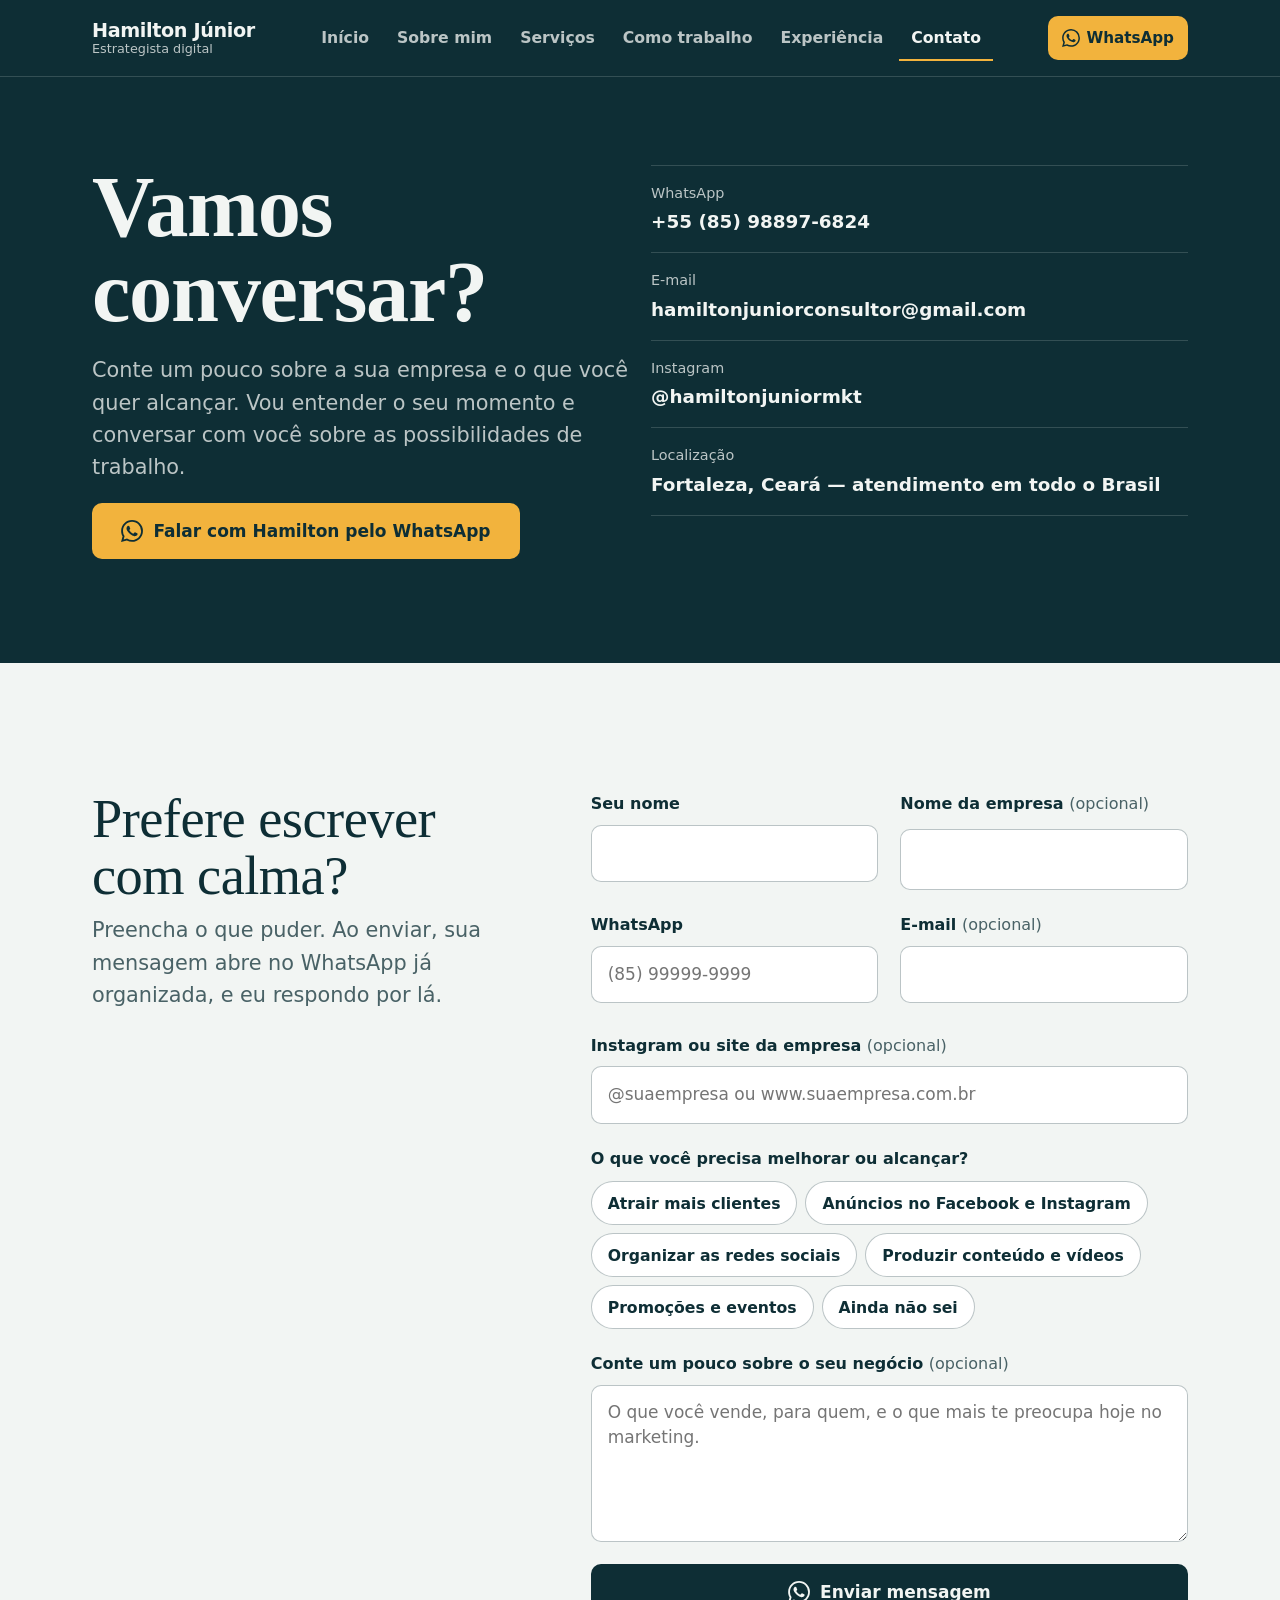
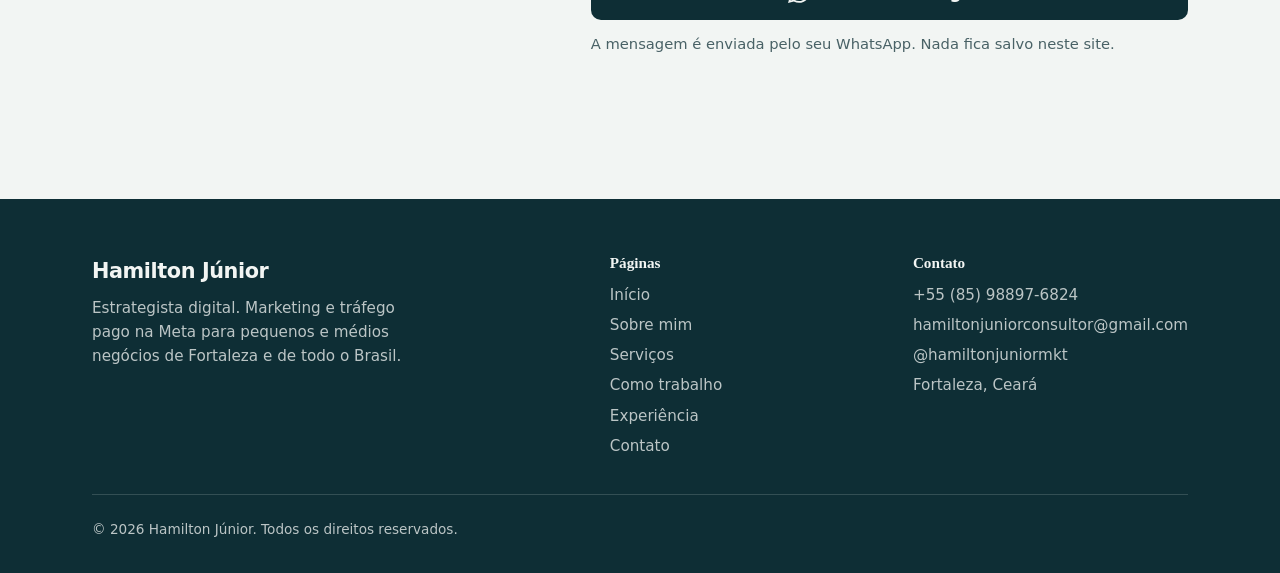
<file: contato.html>
<!doctype html>
<html lang="pt-BR">
<head>
  <meta charset="utf-8">
  <meta name="viewport" content="width=device-width, initial-scale=1, viewport-fit=cover">
  <title>Contato | Hamilton Júnior</title>
  <meta name="description" content="Conte o que sua empresa quer alcançar e converse com Hamilton Júnior pelo WhatsApp. Fortaleza, Ceará, com atendimento em todo o Brasil.">
  <meta name="theme-color" content="#0E2E35">
  <link rel="canonical" href="https://hamiltonjuniormkt.com.br/contato.html">
  <meta http-equiv="Content-Security-Policy" content="default-src 'self'; script-src 'self' 'unsafe-inline' https://www.googletagmanager.com https://www.google-analytics.com; style-src 'self' 'unsafe-inline' https://fonts.googleapis.com; font-src 'self' https://fonts.gstatic.com; img-src 'self' data:; connect-src 'self' https://www.google-analytics.com https://region1.google-analytics.com; base-uri 'self'; form-action 'self' https://wa.me">
  <meta property="og:type" content="website">
  <meta property="og:url" content="https://hamiltonjuniormkt.com.br/contato.html">
  <meta property="og:locale" content="pt_BR">
  <meta property="og:site_name" content="Hamilton Júnior">
  <meta property="og:title" content="Contato | Hamilton Júnior">
  <meta property="og:description" content="Conte o que sua empresa quer alcançar e converse com Hamilton Júnior pelo WhatsApp. Fortaleza, Ceará, com atendimento em todo o Brasil.">
  <meta property="og:image" content="https://hamiltonjuniormkt.com.br/assets/img/og.webp">
  <meta name="twitter:card" content="summary_large_image">
  <link rel="icon" href="/favicon.ico" sizes="any">
  <link rel="icon" href="assets/img/favicon.svg" type="image/svg+xml">
  <link rel="preconnect" href="https://fonts.googleapis.com">
  <link rel="preconnect" href="https://fonts.gstatic.com" crossorigin>
  <link rel="stylesheet" href="https://fonts.googleapis.com/css2?family=Fraunces:opsz,wght..144,300..700&family=Inter:wght..700&display=swap" media="print" onload="this.media='all'">
  <noscript><link rel="stylesheet" href="https://fonts.googleapis.com/css2?family=Fraunces:opsz,wght..144,300..700&family=Inter:wght..700&display=swap"></noscript>
  <link rel="stylesheet" href="assets/css/style.css">
  <script src="assets/js/main.js" defer></script>
  <script type="application/ld+json">{"@context": "https://schema.org", "@graph": [{"@type": "ProfessionalService", "@id": "https://hamiltonjuniormkt.com.br/#negocio", "name": "Hamilton Júnior — Estrategista Digital", "description": "Estratégia de marketing, tráfego pago na Meta, gestão de redes sociais, conteúdo e ações presenciais para pequenos e médios negócios.", "url": "https://hamiltonjuniormkt.com.br/", "image": "https://hamiltonjuniormkt.com.br/assets/img/og.webp", "areaServed": [{"@type": "City", "name": "Fortaleza"}, {"@type": "Country", "name": "Brasil"}], "address": {"@type": "PostalAddress", "addressLocality": "Fortaleza", "addressRegion": "CE", "addressCountry": "BR"}, "geo": {"@type": "GeoCoordinates", "latitude": -3.7319, "longitude": -38.5267}, "founder": {"@id": "https://hamiltonjuniormkt.com.br/#pessoa"}}, {"@type": "Person", "@id": "https://hamiltonjuniormkt.com.br/#pessoa", "name": "Hamilton Júnior", "jobTitle": "Estrategista digital", "worksFor": {"@id": "https://hamiltonjuniormkt.com.br/#negocio"}, "knowsAbout": ["Tráfego pago", "Meta Ads", "Marketing digital", "Gestão de redes sociais", "Produção de conteúdo", "Google Meu Negócio", "SEO", "GEO", "AEO"], "url": "https://hamiltonjuniormkt.com.br/sobre.html"}, {"@type": "WebSite", "@id": "https://hamiltonjuniormkt.com.br/#site", "url": "https://hamiltonjuniormkt.com.br/", "name": "Hamilton Júnior", "publisher": {"@id": "https://hamiltonjuniormkt.com.br/#negocio"}}, {"@type": "WebPage", "@id": "https://hamiltonjuniormkt.com.br/contato.html#webpage", "url": "https://hamiltonjuniormkt.com.br/contato.html", "name": "Contato | Hamilton Júnior", "isPartOf": {"@id": "https://hamiltonjuniormkt.com.br/#site"}, "about": {"@id": "https://hamiltonjuniormkt.com.br/#negocio"}, "publisher": {"@id": "https://hamiltonjuniormkt.com.br/#negocio"}, "inLanguage": "pt-BR"}]}</script>
</head>
<body>
  <svg width="0" height="0" style="position:absolute" aria-hidden="true" focusable="false">
    <symbol id="i-wa" viewBox="0 0 24 24"><path fill="currentColor" d="M17.472 14.382c-.297-.149-1.758-.867-2.03-.967-.273-.099-.471-.148-.67.15-.197.297-.767.966-.94 1.164-.173.199-.347.223-.644.075-.297-.15-1.255-.463-2.39-1.475-.883-.788-1.48-1.761-1.653-2.059-.173-.297-.018-.458.13-.606.134-.133.298-.347.446-.52.149-.174.198-.298.298-.497.099-.198.05-.371-.025-.52-.075-.149-.669-1.612-.916-2.207-.242-.579-.487-.5-.669-.51-.173-.008-.371-.01-.57-.01-.198 0-.52.074-.792.372-.272.297-1.04 1.016-1.04 2.479 0 1.462 1.065 2.875 1.213 3.074.149.198 2.096 3.2 5.077 4.487.709.306 1.262.489 1.694.625.712.227 1.36.195 1.871.118.571-.085 1.758-.719 2.006-1.413.248-.694.248-1.289.173-1.413-.074-.124-.272-.198-.57-.347m-5.421 7.403h-.004a9.87 9.87 0 0 1-5.031-1.378l-.361-.214-3.741.982.998-3.648-.235-.374a9.86 9.86 0 0 1-1.51-5.26c.001-5.45 4.436-9.884 9.888-9.884 2.64 0 5.122 1.03 6.988 2.898a9.825 9.825 0 0 1 2.893 6.994c-.003 5.45-4.437 9.884-9.885 9.884m8.413-18.297A11.815 11.815 0 0 0 12.05 0C5.495 0 .16 5.335.157 11.892c0 2.096.547 4.142 1.588 5.945L.057 24l6.305-1.654a11.882 11.882 0 0 0 5.683 1.448h.005c6.554 0 11.89-5.335 11.893-11.893a11.821 11.821 0 0 0-3.48-8.413Z"/></symbol>
    <symbol id="i-pin" viewBox="0 0 24 24"><path fill="none" stroke="currentColor" stroke-width="2" stroke-linejoin="round" d="M12 21s-7-6.2-7-11.5a7 7 0 0 1 14 0C19 14.8 12 21 12 21z"/><circle cx="12" cy="9.5" r="2.5" fill="none" stroke="currentColor" stroke-width="2"/></symbol>
  </svg>

  <a class="skip-link" href="#conteudo">Pular para o conteúdo</a>

  <header class="site-header">
    <div class="wrap">
      <a class="brand" href="index.html" title="Ir para a página inicial"><strong>Hamilton Júnior</strong><span>Estrategista digital</span></a>
      <nav class="nav" aria-label="Principal">
        <ul>
        <li><a href="index.html" title="Ir para a página inicial">Início</a></li>
        <li><a href="sobre.html" title="Ver a trajetória de Hamilton Júnior">Sobre mim</a></li>
        <li><a href="servicos.html" title="Ver os serviços de marketing">Serviços</a></li>
        <li><a href="como-trabalho.html" title="Ver como é o processo de trabalho">Como trabalho</a></li>
        <li><a href="experiencia.html" title="Ver empresas atendidas">Experiência</a></li>
        <li><a href="contato.html" title="Falar com Hamilton pelo WhatsApp ou formulário" aria-current="page">Contato</a></li>
        </ul>
      </nav>
      <div class="header-actions">
        <a class="btn-mini" data-wa="" href="contato.html"><svg aria-hidden="true"><use href="#i-wa"/></svg><span>WhatsApp</span></a>
        <button class="menu-toggle" type="button" aria-expanded="false" aria-controls="menu" aria-label="Abrir menu"><span class="menu-toggle-bars"></span></button>
      </div>
    </div>
  </header>

  <div class="mobile-nav" id="menu" hidden>
    <nav aria-label="Menu">
      <ul>
        <li><a href="index.html" title="Ir para a página inicial">Início</a></li>
        <li><a href="sobre.html" title="Ver a trajetória de Hamilton Júnior">Sobre mim</a></li>
        <li><a href="servicos.html" title="Ver os serviços de marketing">Serviços</a></li>
        <li><a href="como-trabalho.html" title="Ver como é o processo de trabalho">Como trabalho</a></li>
        <li><a href="experiencia.html" title="Ver empresas atendidas">Experiência</a></li>
        <li><a href="contato.html" title="Falar com Hamilton pelo WhatsApp ou formulário" aria-current="page">Contato</a></li>
      </ul>
    </nav>
    <div class="mobile-nav-foot">
      <a class="btn btn--sun btn--block" data-wa="" href="contato.html"><svg aria-hidden="true"><use href="#i-wa"/></svg>Falar com Hamilton</a>
      <p>Fortaleza, Ceará. Atendo empresas de todo o Brasil.</p>
    </div>
  </div>

  <main id="conteudo">
  <section class="band--ink page-hero" aria-labelledby="page-title">
    <div class="wrap split split--even">
      <div class="hero-copy enter">
        <h1 class="display" id="page-title">Vamos conversar?</h1>
        <p class="lead">Conte um pouco sobre a sua empresa e o que você quer alcançar. Vou entender o seu momento e conversar com você sobre as possibilidades de trabalho.</p>
        <div class="actions" data-cta-watch>
          <a class="btn btn--sun btn--block" data-wa="" href="#formulario">
            <svg aria-hidden="true"><use href="#i-wa"/></svg>Falar com Hamilton pelo WhatsApp
          </a>
        </div>
      </div>
      <dl class="contact-list">
        <div><dt>WhatsApp</dt><dd><a data-contact="whatsapp" href="#formulario">[SEU NÚMERO]</a></dd></div>
        <div><dt>E-mail</dt><dd><a data-contact="email" href="#formulario">[SEU E-MAIL PROFISSIONAL]</a></dd></div>
        <div><dt>Instagram</dt><dd><a data-contact="instagram" href="#formulario">[SEU PERFIL]</a></dd></div>
        <div><dt>Localização</dt><dd>Fortaleza, Ceará — atendimento em todo o Brasil</dd></div>
      </dl>
    </div>
  </section>

  <section class="band" id="formulario" aria-labelledby="form-title">
    <div class="wrap split">
      <div class="form-head sticky">
        <h2 class="h2" id="form-title">Prefere escrever com calma?</h2>
        <p class="lead muted">Preencha o que puder. Ao enviar, sua mensagem abre no WhatsApp já organizada, e eu respondo por lá.</p>
      </div>

      <form class="form" id="contact-form" novalidate>
        <div class="form-row">
          <div class="field">
            <label for="nome">Seu nome</label>
            <input id="nome" name="nome" type="text" autocomplete="name" required aria-describedby="nome-error">
            <p class="field-error" id="nome-error" aria-live="polite"></p>
          </div>
          <div class="field">
            <label for="empresa">Nome da empresa <span class="opt">(opcional)</span></label>
            <input id="empresa" name="empresa" type="text" autocomplete="organization">
          </div>
        </div>

        <div class="form-row">
          <div class="field">
            <label for="whatsapp">WhatsApp</label>
            <input id="whatsapp" name="whatsapp" type="tel" inputmode="tel" autocomplete="tel-national" placeholder="(85) 99999-9999" required aria-describedby="whatsapp-error">
            <p class="field-error" id="whatsapp-error" aria-live="polite"></p>
          </div>
          <div class="field">
            <label for="email">E-mail <span class="opt">(opcional)</span></label>
            <input id="email" name="email" type="email" autocomplete="email" inputmode="email" aria-describedby="email-error">
            <p class="field-error" id="email-error" aria-live="polite"></p>
          </div>
        </div>

        <div class="field">
          <label for="site">Instagram ou site da empresa <span class="opt">(opcional)</span></label>
          <input id="site" name="site" type="text" autocomplete="url" placeholder="@suaempresa ou www.suaempresa.com.br">
        </div>

        <fieldset class="field">
          <legend>O que você precisa melhorar ou alcançar?</legend>
          <div class="choices">
            <label class="choice"><input type="checkbox" name="objetivo" value="Atrair mais clientes"><span>Atrair mais clientes</span></label>
            <label class="choice"><input type="checkbox" name="objetivo" value="Anúncios no Facebook e Instagram"><span>Anúncios no Facebook e Instagram</span></label>
            <label class="choice"><input type="checkbox" name="objetivo" value="Organizar as redes sociais"><span>Organizar as redes sociais</span></label>
            <label class="choice"><input type="checkbox" name="objetivo" value="Produzir conteúdo e vídeos"><span>Produzir conteúdo e vídeos</span></label>
            <label class="choice"><input type="checkbox" name="objetivo" value="Promoções e eventos"><span>Promoções e eventos</span></label>
            <label class="choice"><input type="checkbox" name="objetivo" value="Ainda não sei"><span>Ainda não sei</span></label>
          </div>
        </fieldset>

        <div class="field">
          <label for="negocio">Conte um pouco sobre o seu negócio <span class="opt">(opcional)</span></label>
          <textarea id="negocio" name="negocio" rows="5" placeholder="O que você vende, para quem, e o que mais te preocupa hoje no marketing."></textarea>
        </div>

        <div class="form-foot">
          <button class="btn btn--ink btn--block" type="submit">
            <svg aria-hidden="true"><use href="#i-wa"/></svg>Enviar mensagem
          </button>
          <p class="muted">A mensagem é enviada pelo seu WhatsApp. Nada fica salvo neste site.</p>
          <p class="form-status" id="form-status" tabindex="-1" role="status" hidden></p>
        </div>
      </form>
    </div>
  </section>
  </main>

  <footer class="site-footer">
    <div class="wrap">
      <div class="footer-brand">
        <strong>Hamilton Júnior</strong>
        <p>Estrategista digital. Marketing e tráfego pago na Meta para pequenos e médios negócios de Fortaleza e de todo o Brasil.</p>
      </div>
      <div class="footer-cols">
        <div>
          <h2>Páginas</h2>
          <ul>
            <li><a href="index.html" title="Ir para a página inicial">Início</a></li>
        <li><a href="sobre.html" title="Ver a trajetória de Hamilton Júnior">Sobre mim</a></li>
        <li><a href="servicos.html" title="Ver os serviços de marketing">Serviços</a></li>
        <li><a href="como-trabalho.html" title="Ver como é o processo de trabalho">Como trabalho</a></li>
        <li><a href="experiencia.html" title="Ver empresas atendidas">Experiência</a></li>
        <li><a href="contato.html" title="Falar com Hamilton pelo WhatsApp ou formulário">Contato</a></li>
          </ul>
        </div>
        <div>
          <h2>Contato</h2>
          <ul>
            <li><a data-contact="whatsapp" href="contato.html">WhatsApp</a></li>
            <li><a data-contact="email" href="contato.html">E-mail</a></li>
            <li><a data-contact="instagram" href="contato.html">Instagram</a></li>
            <li>Fortaleza, Ceará</li>
          </ul>
        </div>
      </div>
      <p class="footer-bottom">© <span data-year>2026</span> Hamilton Júnior. Todos os direitos reservados.</p>
    </div>
  </footer>
  <!-- Google Analytics 4 — substitua G-XXXXXXXXXX pelo Measurement ID real -->
  <script async src="https://www.googletagmanager.com/gtag/js?id=G-XXXXXXXXXX"></script>
  <script>
    window.dataLayer = window.dataLayer || [];
    function gtag(){dataLayer.push(arguments);}
    gtag('js', new Date());
    gtag('config', 'G-XXXXXXXXXX');
  </script>
</body>
</html>
</file>
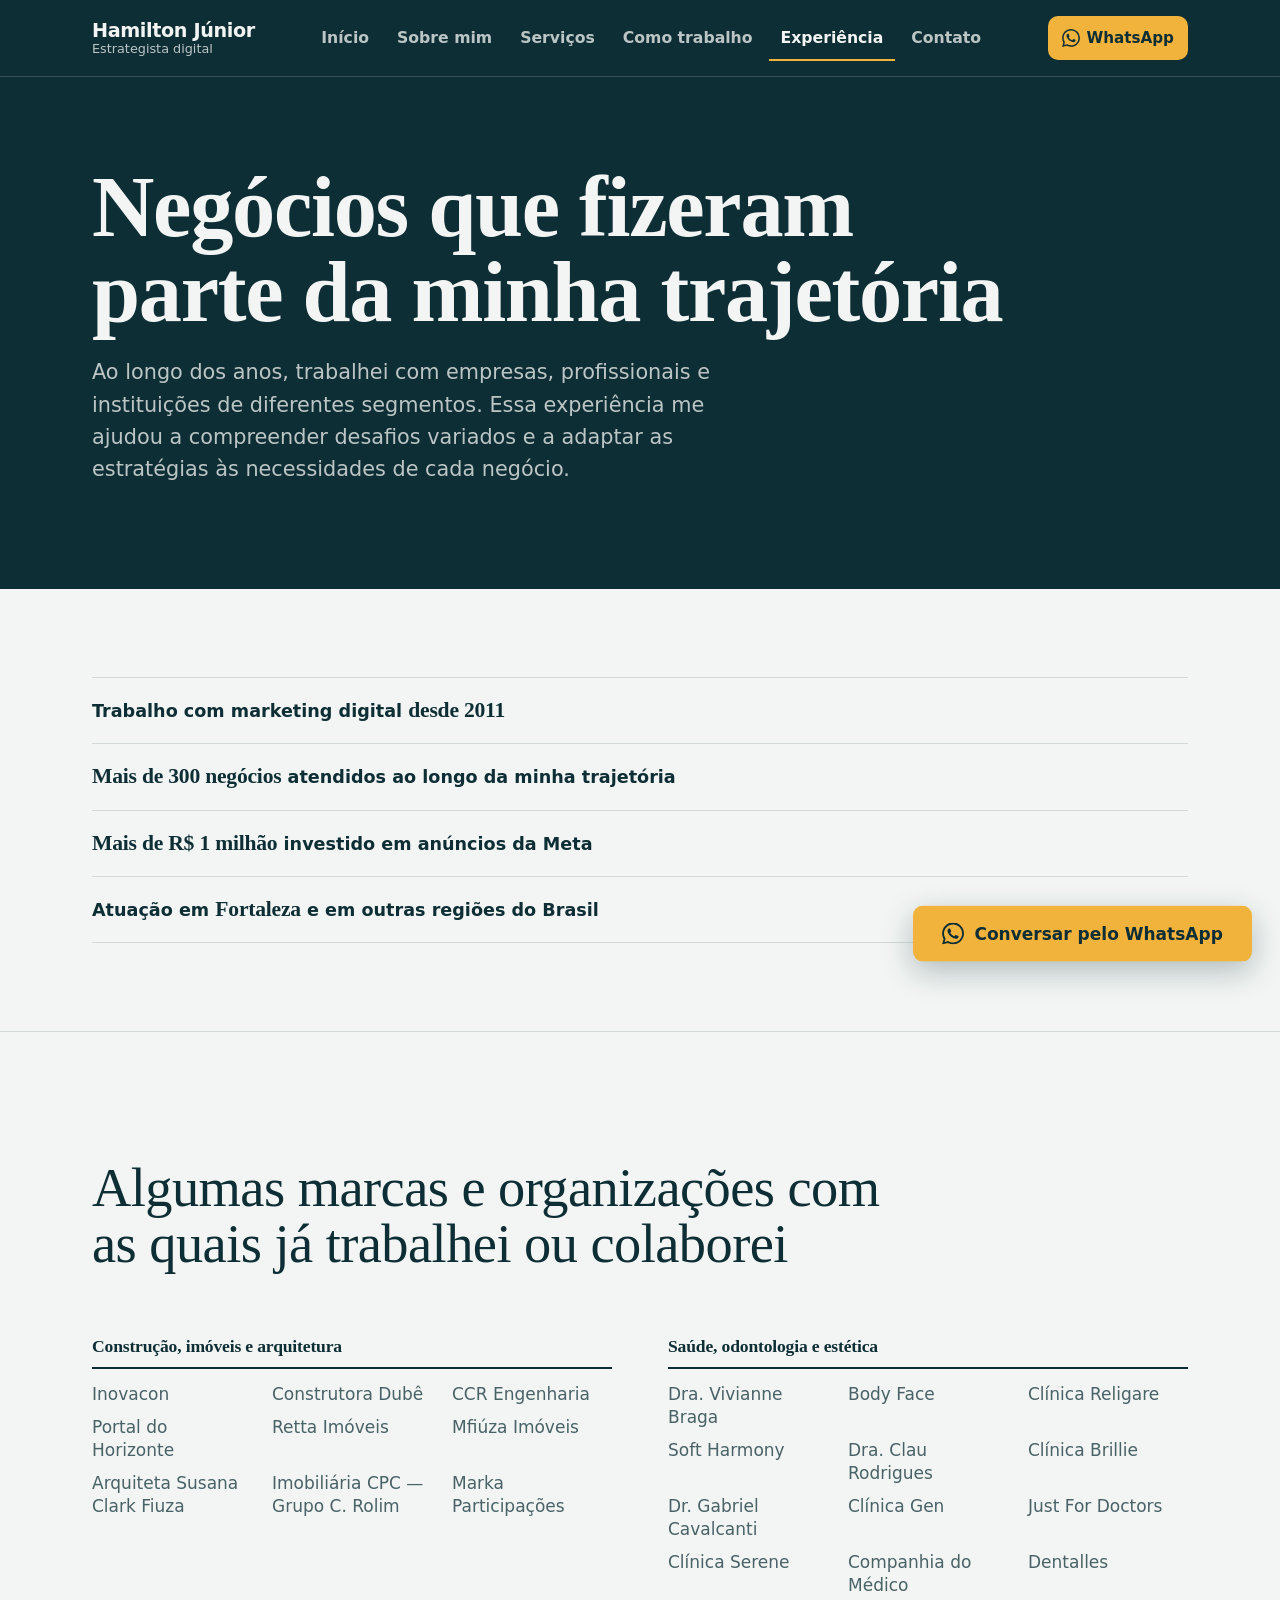
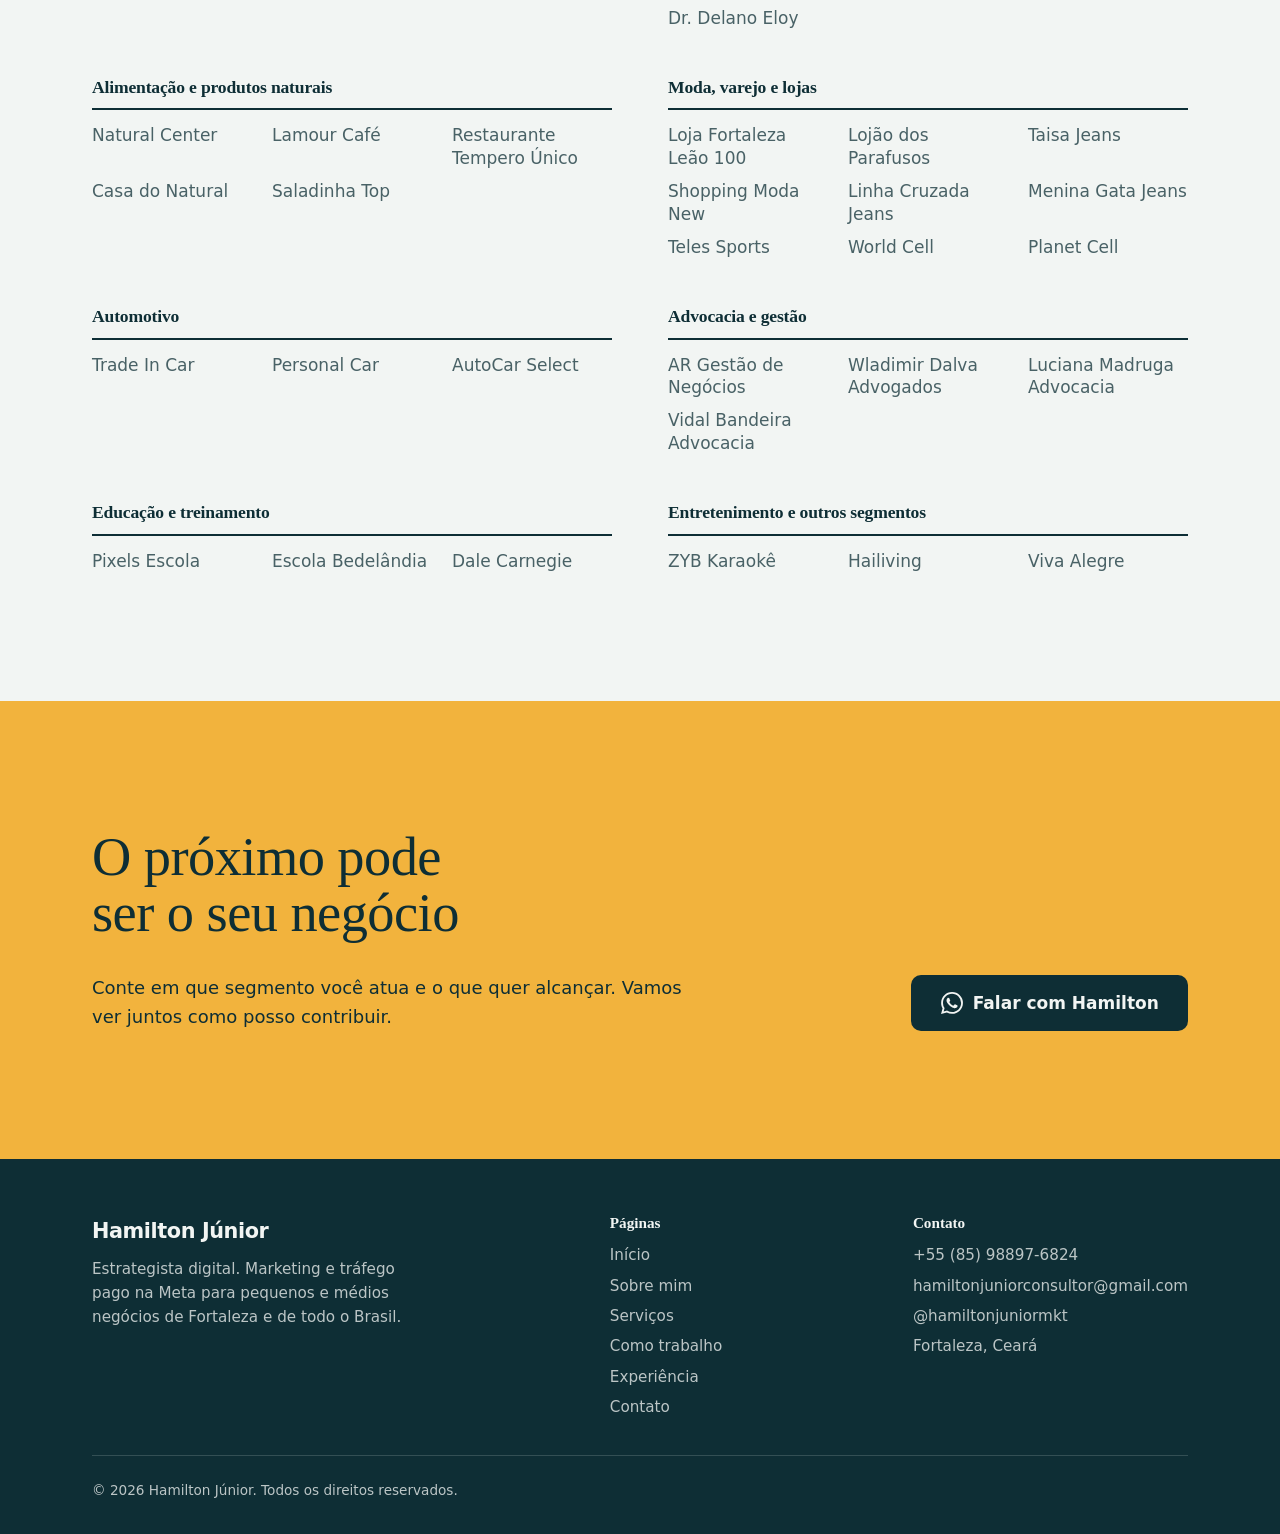
<file: experiencia.html>
<!doctype html>
<html lang="pt-BR">
<head>
  <meta charset="utf-8">
  <meta name="viewport" content="width=device-width, initial-scale=1, viewport-fit=cover">
  <title>Experiência e clientes | Hamilton Júnior</title>
  <meta name="description" content="Mais de 300 negócios atendidos em construção, saúde, alimentação, varejo, automotivo, advocacia e educação.">
  <meta name="theme-color" content="#0E2E35">
  <link rel="canonical" href="https://hamiltonjuniormkt.com.br/experiencia.html">
  <meta http-equiv="Content-Security-Policy" content="default-src 'self'; script-src 'self' 'unsafe-inline' https://www.googletagmanager.com https://www.google-analytics.com; style-src 'self' 'unsafe-inline' https://fonts.googleapis.com; font-src 'self' https://fonts.gstatic.com; img-src 'self' data:; connect-src 'self' https://www.google-analytics.com https://region1.google-analytics.com; base-uri 'self'; form-action 'self' https://wa.me">
  <meta property="og:type" content="website">
  <meta property="og:url" content="https://hamiltonjuniormkt.com.br/experiencia.html">
  <meta property="og:locale" content="pt_BR">
  <meta property="og:site_name" content="Hamilton Júnior">
  <meta property="og:title" content="Experiência e clientes | Hamilton Júnior">
  <meta property="og:description" content="Mais de 300 negócios atendidos em construção, saúde, alimentação, varejo, automotivo, advocacia e educação.">
  <meta property="og:image" content="https://hamiltonjuniormkt.com.br/assets/img/og.webp">
  <meta name="twitter:card" content="summary_large_image">
  <link rel="icon" href="/favicon.ico" sizes="any">
  <link rel="icon" href="assets/img/favicon.svg" type="image/svg+xml">
  <link rel="preconnect" href="https://fonts.googleapis.com">
  <link rel="preconnect" href="https://fonts.gstatic.com" crossorigin>
  <link rel="stylesheet" href="https://fonts.googleapis.com/css2?family=Fraunces:opsz,wght..144,300..700&family=Inter:wght..700&display=swap" media="print" onload="this.media='all'">
  <noscript><link rel="stylesheet" href="https://fonts.googleapis.com/css2?family=Fraunces:opsz,wght..144,300..700&family=Inter:wght..700&display=swap"></noscript>
  <link rel="stylesheet" href="assets/css/style.css">
  <script src="assets/js/main.js" defer></script>
  <script type="application/ld+json">{"@context": "https://schema.org", "@graph": [{"@type": "ProfessionalService", "@id": "https://hamiltonjuniormkt.com.br/#negocio", "name": "Hamilton Júnior — Estrategista Digital", "description": "Estratégia de marketing, tráfego pago na Meta, gestão de redes sociais, conteúdo e ações presenciais para pequenos e médios negócios.", "url": "https://hamiltonjuniormkt.com.br/", "image": "https://hamiltonjuniormkt.com.br/assets/img/og.webp", "areaServed": [{"@type": "City", "name": "Fortaleza"}, {"@type": "Country", "name": "Brasil"}], "address": {"@type": "PostalAddress", "addressLocality": "Fortaleza", "addressRegion": "CE", "addressCountry": "BR"}, "geo": {"@type": "GeoCoordinates", "latitude": -3.7319, "longitude": -38.5267}, "founder": {"@id": "https://hamiltonjuniormkt.com.br/#pessoa"}}, {"@type": "Person", "@id": "https://hamiltonjuniormkt.com.br/#pessoa", "name": "Hamilton Júnior", "jobTitle": "Estrategista digital", "worksFor": {"@id": "https://hamiltonjuniormkt.com.br/#negocio"}, "knowsAbout": ["Tráfego pago", "Meta Ads", "Marketing digital", "Gestão de redes sociais", "Produção de conteúdo", "Google Meu Negócio", "SEO", "GEO", "AEO"], "url": "https://hamiltonjuniormkt.com.br/sobre.html"}, {"@type": "WebSite", "@id": "https://hamiltonjuniormkt.com.br/#site", "url": "https://hamiltonjuniormkt.com.br/", "name": "Hamilton Júnior", "publisher": {"@id": "https://hamiltonjuniormkt.com.br/#negocio"}}, {"@type": "WebPage", "@id": "https://hamiltonjuniormkt.com.br/experiencia.html#webpage", "url": "https://hamiltonjuniormkt.com.br/experiencia.html", "name": "Experiência e clientes | Hamilton Júnior", "isPartOf": {"@id": "https://hamiltonjuniormkt.com.br/#site"}, "about": {"@id": "https://hamiltonjuniormkt.com.br/#negocio"}, "publisher": {"@id": "https://hamiltonjuniormkt.com.br/#negocio"}, "inLanguage": "pt-BR"}]}</script>
</head>
<body>
  <svg width="0" height="0" style="position:absolute" aria-hidden="true" focusable="false">
    <symbol id="i-wa" viewBox="0 0 24 24"><path fill="currentColor" d="M17.472 14.382c-.297-.149-1.758-.867-2.03-.967-.273-.099-.471-.148-.67.15-.197.297-.767.966-.94 1.164-.173.199-.347.223-.644.075-.297-.15-1.255-.463-2.39-1.475-.883-.788-1.48-1.761-1.653-2.059-.173-.297-.018-.458.13-.606.134-.133.298-.347.446-.52.149-.174.198-.298.298-.497.099-.198.05-.371-.025-.52-.075-.149-.669-1.612-.916-2.207-.242-.579-.487-.5-.669-.51-.173-.008-.371-.01-.57-.01-.198 0-.52.074-.792.372-.272.297-1.04 1.016-1.04 2.479 0 1.462 1.065 2.875 1.213 3.074.149.198 2.096 3.2 5.077 4.487.709.306 1.262.489 1.694.625.712.227 1.36.195 1.871.118.571-.085 1.758-.719 2.006-1.413.248-.694.248-1.289.173-1.413-.074-.124-.272-.198-.57-.347m-5.421 7.403h-.004a9.87 9.87 0 0 1-5.031-1.378l-.361-.214-3.741.982.998-3.648-.235-.374a9.86 9.86 0 0 1-1.51-5.26c.001-5.45 4.436-9.884 9.888-9.884 2.64 0 5.122 1.03 6.988 2.898a9.825 9.825 0 0 1 2.893 6.994c-.003 5.45-4.437 9.884-9.885 9.884m8.413-18.297A11.815 11.815 0 0 0 12.05 0C5.495 0 .16 5.335.157 11.892c0 2.096.547 4.142 1.588 5.945L.057 24l6.305-1.654a11.882 11.882 0 0 0 5.683 1.448h.005c6.554 0 11.89-5.335 11.893-11.893a11.821 11.821 0 0 0-3.48-8.413Z"/></symbol>
    <symbol id="i-pin" viewBox="0 0 24 24"><path fill="none" stroke="currentColor" stroke-width="2" stroke-linejoin="round" d="M12 21s-7-6.2-7-11.5a7 7 0 0 1 14 0C19 14.8 12 21 12 21z"/><circle cx="12" cy="9.5" r="2.5" fill="none" stroke="currentColor" stroke-width="2"/></symbol>
  </svg>

  <a class="skip-link" href="#conteudo">Pular para o conteúdo</a>

  <header class="site-header">
    <div class="wrap">
      <a class="brand" href="index.html" title="Ir para a página inicial"><strong>Hamilton Júnior</strong><span>Estrategista digital</span></a>
      <nav class="nav" aria-label="Principal">
        <ul>
        <li><a href="index.html" title="Ir para a página inicial">Início</a></li>
        <li><a href="sobre.html" title="Ver a trajetória de Hamilton Júnior">Sobre mim</a></li>
        <li><a href="servicos.html" title="Ver os serviços de marketing">Serviços</a></li>
        <li><a href="como-trabalho.html" title="Ver como é o processo de trabalho">Como trabalho</a></li>
        <li><a href="experiencia.html" title="Ver empresas atendidas" aria-current="page">Experiência</a></li>
        <li><a href="contato.html" title="Falar com Hamilton pelo WhatsApp ou formulário">Contato</a></li>
        </ul>
      </nav>
      <div class="header-actions">
        <a class="btn-mini" data-wa="" href="contato.html"><svg aria-hidden="true"><use href="#i-wa"/></svg><span>WhatsApp</span></a>
        <button class="menu-toggle" type="button" aria-expanded="false" aria-controls="menu" aria-label="Abrir menu"><span class="menu-toggle-bars"></span></button>
      </div>
    </div>
  </header>

  <div class="mobile-nav" id="menu" hidden>
    <nav aria-label="Menu">
      <ul>
        <li><a href="index.html" title="Ir para a página inicial">Início</a></li>
        <li><a href="sobre.html" title="Ver a trajetória de Hamilton Júnior">Sobre mim</a></li>
        <li><a href="servicos.html" title="Ver os serviços de marketing">Serviços</a></li>
        <li><a href="como-trabalho.html" title="Ver como é o processo de trabalho">Como trabalho</a></li>
        <li><a href="experiencia.html" title="Ver empresas atendidas" aria-current="page">Experiência</a></li>
        <li><a href="contato.html" title="Falar com Hamilton pelo WhatsApp ou formulário">Contato</a></li>
      </ul>
    </nav>
    <div class="mobile-nav-foot">
      <a class="btn btn--sun btn--block" data-wa="" href="contato.html"><svg aria-hidden="true"><use href="#i-wa"/></svg>Falar com Hamilton</a>
      <p>Fortaleza, Ceará. Atendo empresas de todo o Brasil.</p>
    </div>
  </div>

  <main id="conteudo">
  <section class="band--ink page-hero" aria-labelledby="page-title">
    <div class="wrap enter">
      <h1 class="display" id="page-title">Negócios que fizeram parte da minha trajetória</h1>
      <p class="lead">Ao longo dos anos, trabalhei com empresas, profissionais e instituições de diferentes segmentos. Essa experiência me ajudou a compreender desafios variados e a adaptar as estratégias às necessidades de cada negócio.</p>
    </div>
  </section>

  <section class="band band--tight" aria-label="Experiência em números">
    <div class="wrap">
      <ul class="facts">
        <li>Trabalho com marketing digital <b>desde 2011</b></li>
        <li><b>Mais de 300 negócios</b> atendidos ao longo da minha trajetória</li>
        <li><b>Mais de R$ 1 milhão</b> investido em anúncios da Meta</li>
        <li>Atuação em <b>Fortaleza</b> e em outras regiões do Brasil</li>
      </ul>
    </div>
  </section>

  <section class="band" aria-labelledby="clientes-title">
    <div class="wrap">
      <div class="section-head">
        <h2 class="h2" id="clientes-title">Algumas marcas e organizações com as quais já trabalhei ou colaborei</h2>
      </div>
      <div class="clients">
        <div class="client-group">
          <h3>Construção, imóveis e arquitetura</h3>
          <ul>
            <li>Inovacon</li>
            <li>Construtora Dubê</li>
            <li>CCR Engenharia</li>
            <li>Portal do Horizonte</li>
            <li>Retta Imóveis</li>
            <li>Mfiúza Imóveis</li>
            <li>Arquiteta Susana Clark Fiuza</li>
            <li>Imobiliária CPC — Grupo C. Rolim</li>
            <li>Marka Participações</li>
          </ul>
        </div>
        <div class="client-group">
          <h3>Saúde, odontologia e estética</h3>
          <ul>
            <li>Dra. Vivianne Braga</li>
            <li>Body Face</li>
            <li>Clínica Religare</li>
            <li>Soft Harmony</li>
            <li>Dra. Clau Rodrigues</li>
            <li>Clínica Brillie</li>
            <li>Dr. Gabriel Cavalcanti</li>
            <li>Clínica Gen</li>
            <li>Just For Doctors</li>
            <li>Clínica Serene</li>
            <li>Companhia do Médico</li>
            <li>Dentalles</li>
            <li>Dr. Delano Eloy</li>
          </ul>
        </div>
        <div class="client-group">
          <h3>Alimentação e produtos naturais</h3>
          <ul>
            <li>Natural Center</li>
            <li>Lamour Café</li>
            <li>Restaurante Tempero Único</li>
            <li>Casa do Natural</li>
            <li>Saladinha Top</li>
          </ul>
        </div>
        <div class="client-group">
          <h3>Moda, varejo e lojas</h3>
          <ul>
            <li>Loja Fortaleza Leão 100</li>
            <li>Lojão dos Parafusos</li>
            <li>Taisa Jeans</li>
            <li>Shopping Moda New</li>
            <li>Linha Cruzada Jeans</li>
            <li>Menina Gata Jeans</li>
            <li>Teles Sports</li>
            <li>World Cell</li>
            <li>Planet Cell</li>
          </ul>
        </div>
        <div class="client-group">
          <h3>Automotivo</h3>
          <ul>
            <li>Trade In Car</li>
            <li>Personal Car</li>
            <li>AutoCar Select</li>
          </ul>
        </div>
        <div class="client-group">
          <h3>Advocacia e gestão</h3>
          <ul>
            <li>AR Gestão de Negócios</li>
            <li>Wladimir Dalva Advogados</li>
            <li>Luciana Madruga Advocacia</li>
            <li>Vidal Bandeira Advocacia</li>
          </ul>
        </div>
        <div class="client-group">
          <h3>Educação e treinamento</h3>
          <ul>
            <li>Pixels Escola</li>
            <li>Escola Bedelândia</li>
            <li>Dale Carnegie</li>
          </ul>
        </div>
        <div class="client-group">
          <h3>Entretenimento e outros segmentos</h3>
          <ul>
            <li>ZYB Karaokê</li>
            <li>Hailiving</li>
            <li>Viva Alegre</li>
          </ul>
        </div>
      </div>
    </div>
  </section>

  <section class="band band--sun" aria-labelledby="cta-title" data-cta-watch>
    <div class="wrap cta-final">
      <h2 class="h2" id="cta-title">O próximo pode ser o seu negócio</h2>
      <p>Conte em que segmento você atua e o que quer alcançar. Vamos ver juntos como posso contribuir.</p>
      <div class="actions">
        <a class="btn btn--ink btn--block" data-wa="Olá, Hamilton! Vi as empresas que você já atendeu e quero conversar sobre o meu negócio." href="contato.html">
          <svg aria-hidden="true"><use href="#i-wa"/></svg>Falar com Hamilton
        </a>
      </div>
    </div>
  </section>
  </main>

  <footer class="site-footer">
    <div class="wrap">
      <div class="footer-brand">
        <strong>Hamilton Júnior</strong>
        <p>Estrategista digital. Marketing e tráfego pago na Meta para pequenos e médios negócios de Fortaleza e de todo o Brasil.</p>
      </div>
      <div class="footer-cols">
        <div>
          <h2>Páginas</h2>
          <ul>
            <li><a href="index.html" title="Ir para a página inicial">Início</a></li>
        <li><a href="sobre.html" title="Ver a trajetória de Hamilton Júnior">Sobre mim</a></li>
        <li><a href="servicos.html" title="Ver os serviços de marketing">Serviços</a></li>
        <li><a href="como-trabalho.html" title="Ver como é o processo de trabalho">Como trabalho</a></li>
        <li><a href="experiencia.html" title="Ver empresas atendidas">Experiência</a></li>
        <li><a href="contato.html" title="Falar com Hamilton pelo WhatsApp ou formulário">Contato</a></li>
          </ul>
        </div>
        <div>
          <h2>Contato</h2>
          <ul>
            <li><a data-contact="whatsapp" href="contato.html">WhatsApp</a></li>
            <li><a data-contact="email" href="contato.html">E-mail</a></li>
            <li><a data-contact="instagram" href="contato.html">Instagram</a></li>
            <li>Fortaleza, Ceará</li>
          </ul>
        </div>
      </div>
      <p class="footer-bottom">© <span data-year>2026</span> Hamilton Júnior. Todos os direitos reservados.</p>
    </div>
  </footer>

  <div class="wa-bar" inert>
    <a class="btn btn--sun" data-wa="" href="contato.html"><svg aria-hidden="true"><use href="#i-wa"/></svg>Conversar pelo WhatsApp</a>
  </div>
  <!-- Google Analytics 4 — substitua G-XXXXXXXXXX pelo Measurement ID real -->
  <script async src="https://www.googletagmanager.com/gtag/js?id=G-XXXXXXXXXX"></script>
  <script>
    window.dataLayer = window.dataLayer || [];
    function gtag(){dataLayer.push(arguments);}
    gtag('js', new Date());
    gtag('config', 'G-XXXXXXXXXX');
  </script>
</body>
</html>
</file>
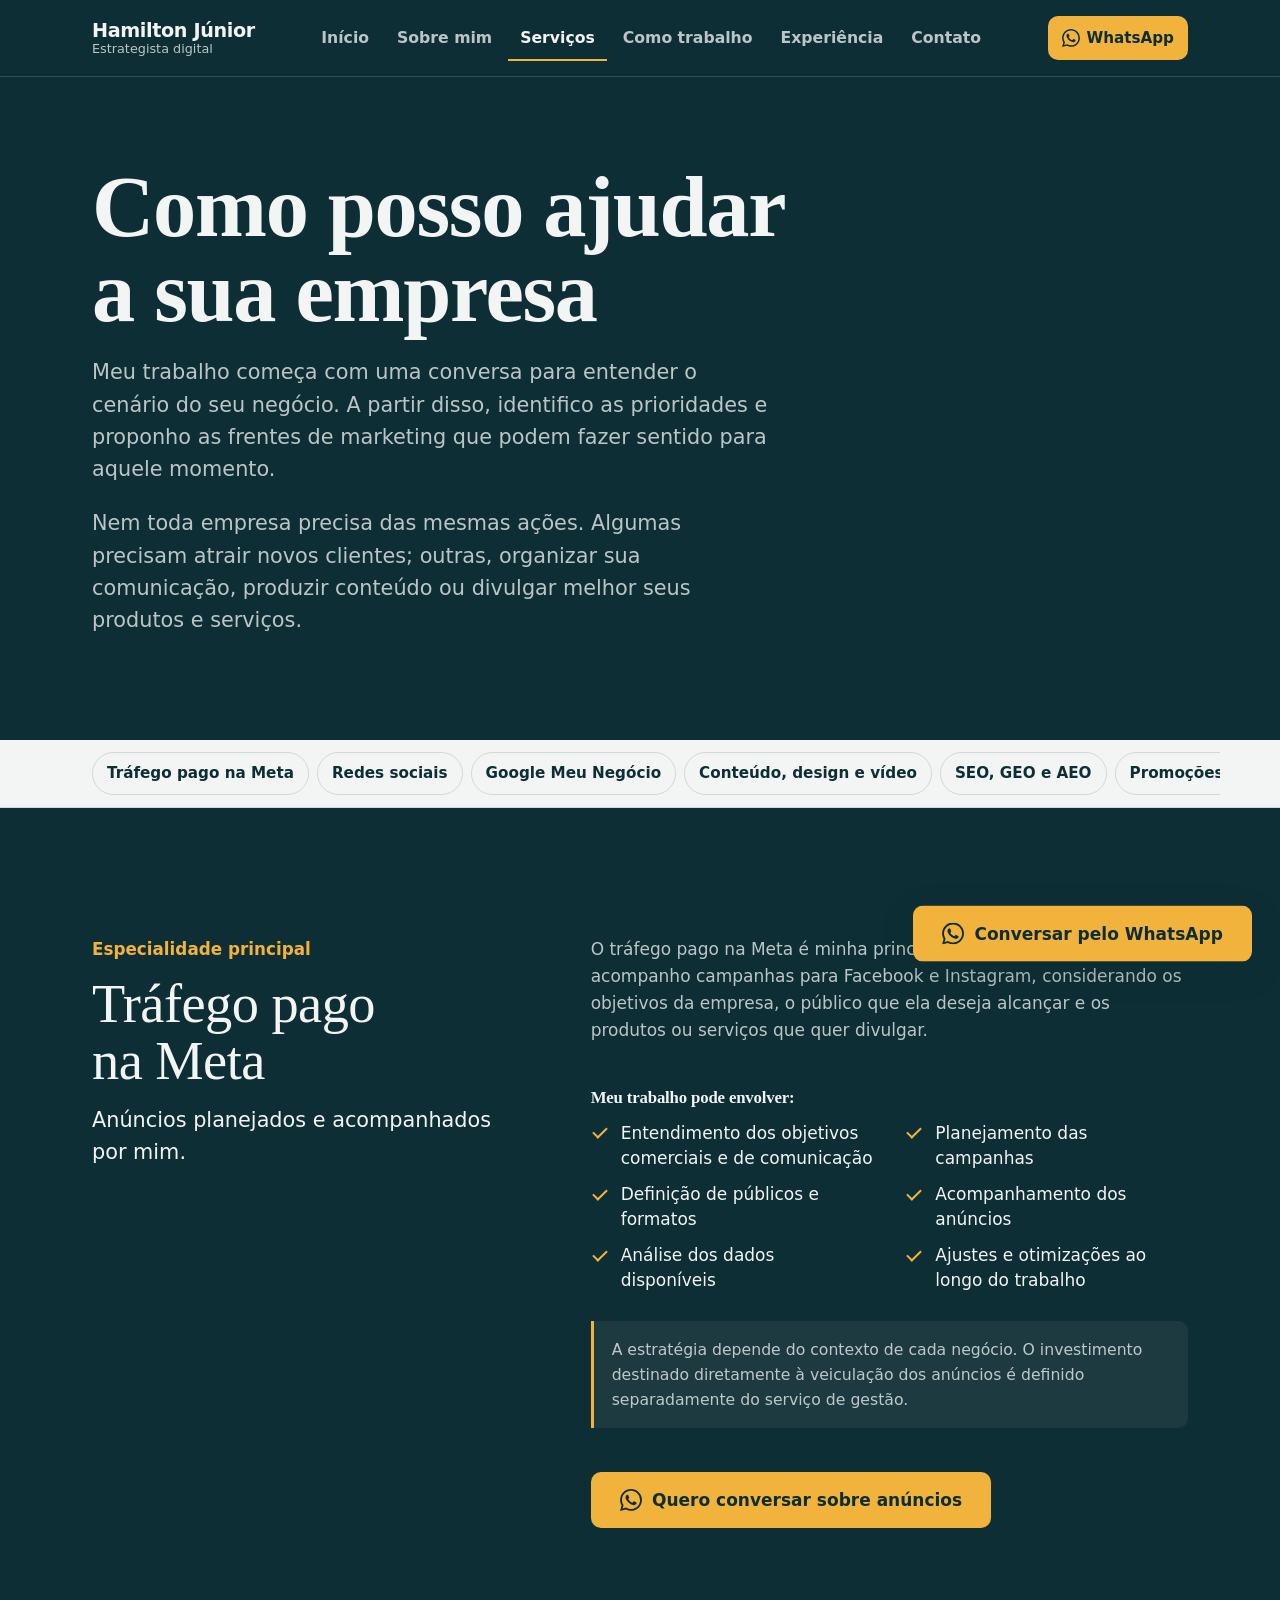
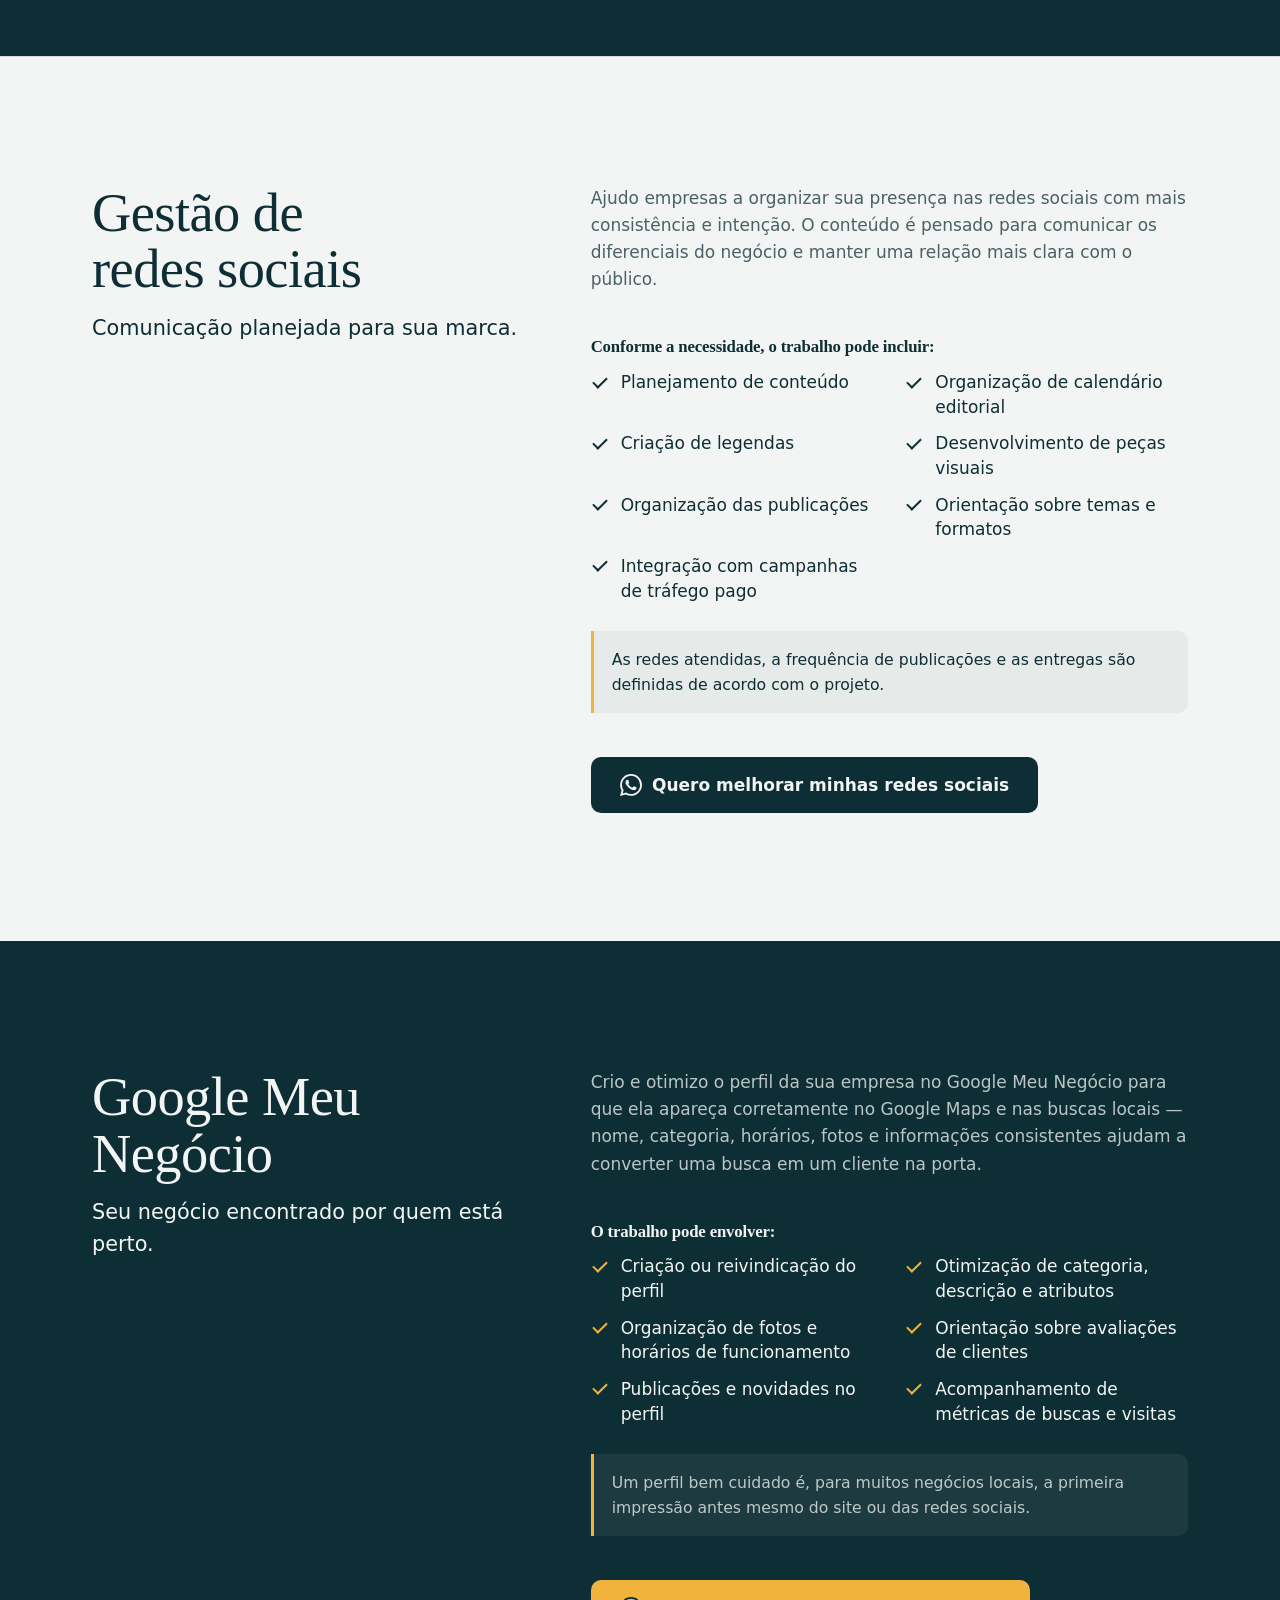
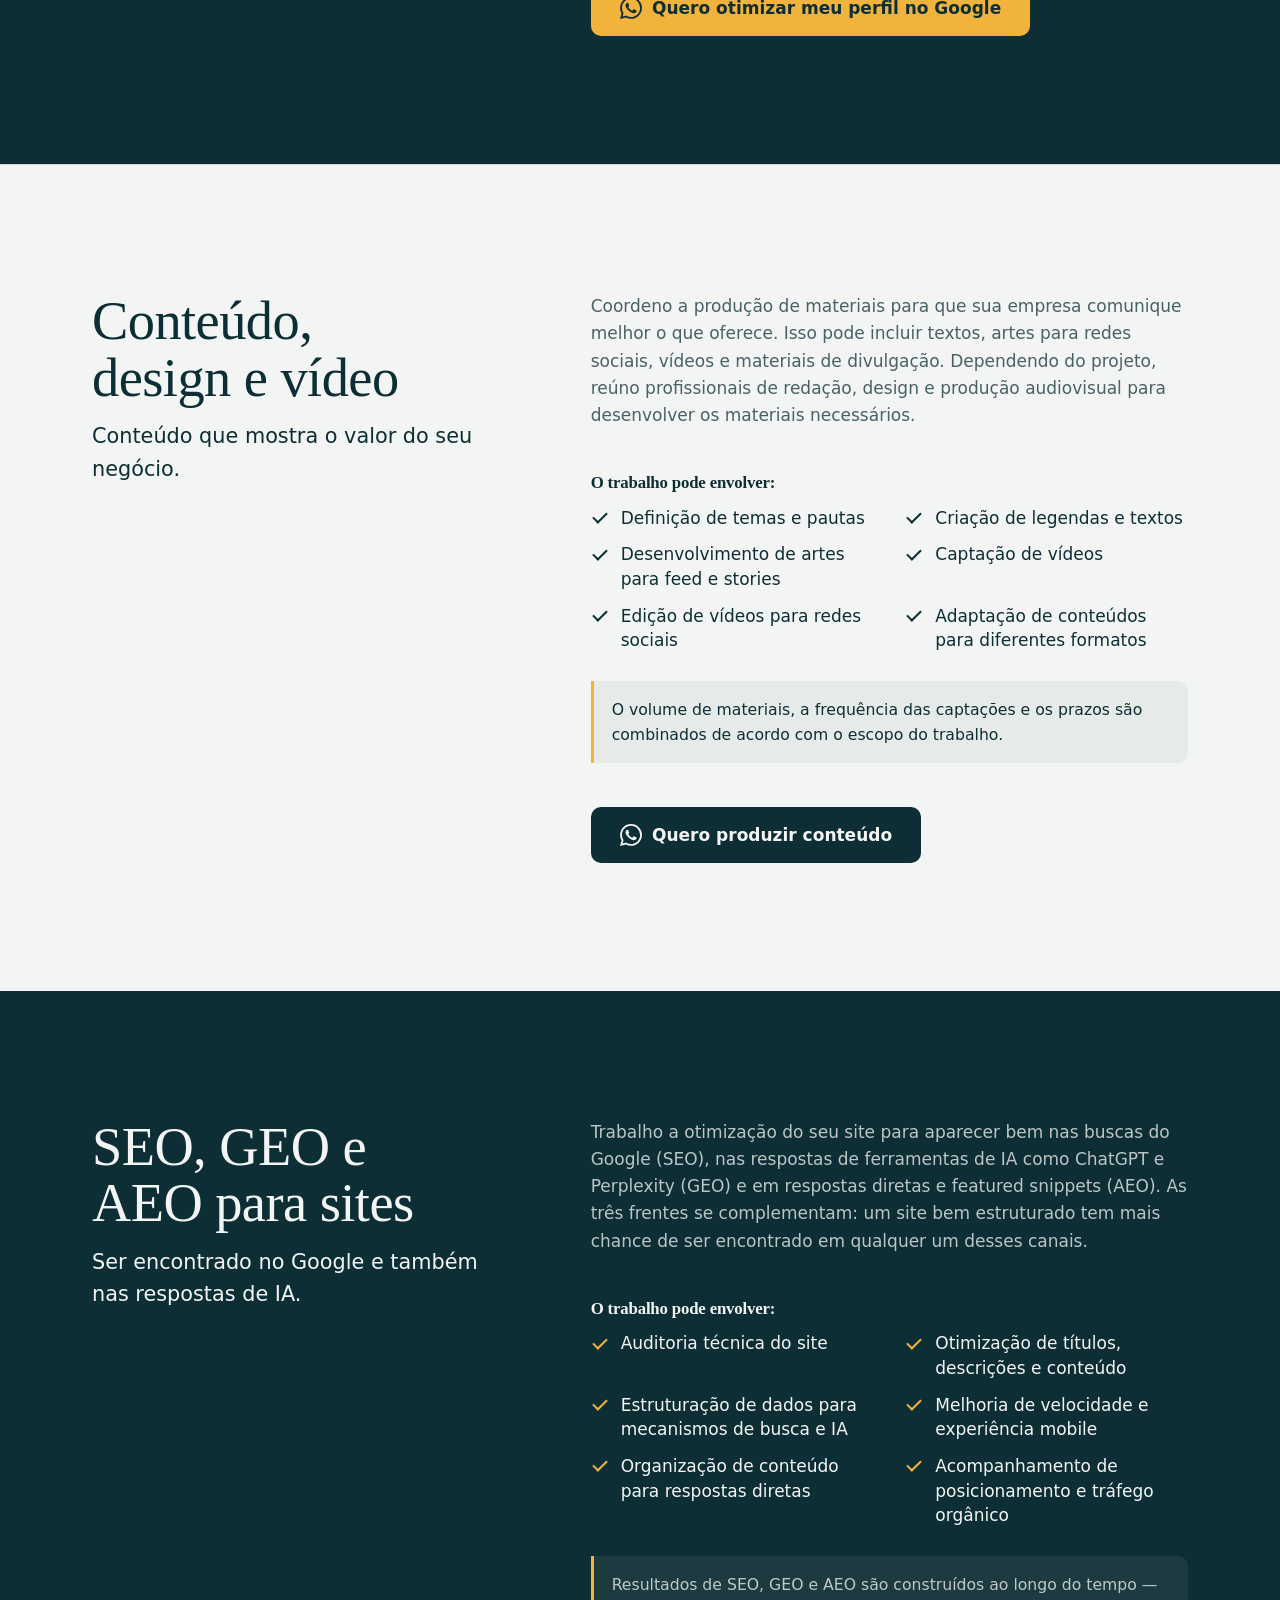
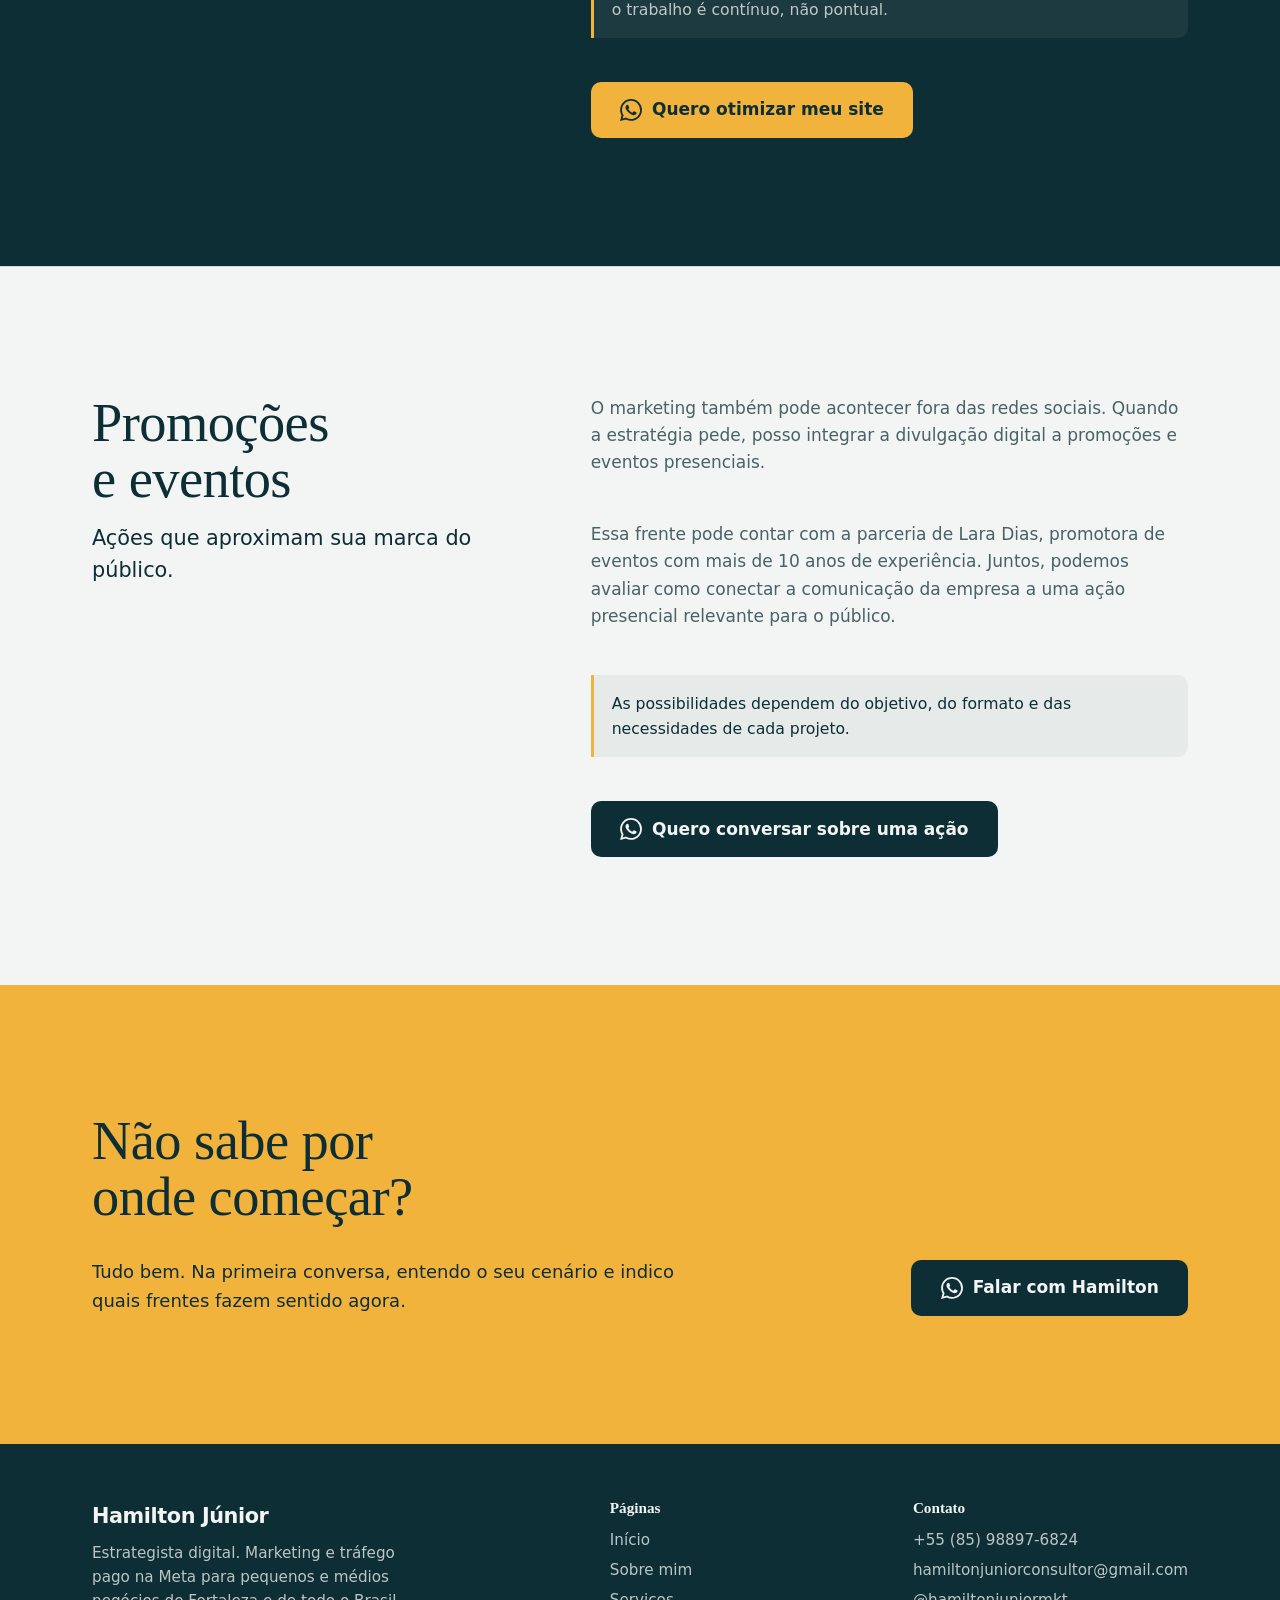
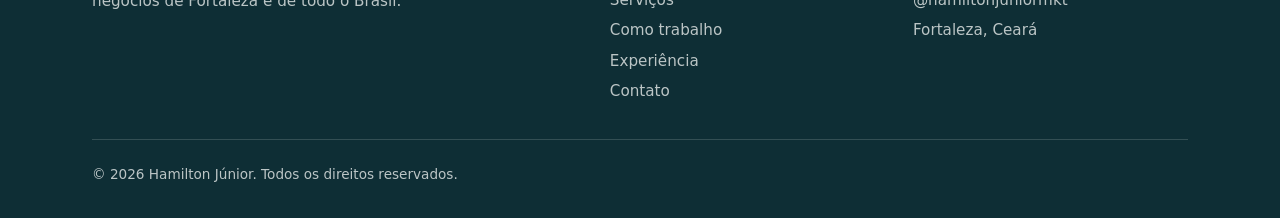
<file: servicos.html>
<!doctype html>
<html lang="pt-BR">
<head>
  <meta charset="utf-8">
  <meta name="viewport" content="width=device-width, initial-scale=1, viewport-fit=cover">
  <title>Serviços de marketing | Hamilton Júnior</title>
  <meta name="description" content="Tráfego pago na Meta, Google Meu Negócio, SEO/GEO/AEO, gestão de redes sociais, conteúdo, design, vídeo, promoções e eventos para pequenos e médios negócios.">
  <meta name="theme-color" content="#0E2E35">
  <link rel="canonical" href="https://hamiltonjuniormkt.com.br/servicos.html">
  <meta http-equiv="Content-Security-Policy" content="default-src 'self'; script-src 'self' 'unsafe-inline' https://www.googletagmanager.com https://www.google-analytics.com; style-src 'self' 'unsafe-inline' https://fonts.googleapis.com; font-src 'self' https://fonts.gstatic.com; img-src 'self' data:; connect-src 'self' https://www.google-analytics.com https://region1.google-analytics.com; base-uri 'self'; form-action 'self' https://wa.me">
  <meta property="og:type" content="website">
  <meta property="og:url" content="https://hamiltonjuniormkt.com.br/servicos.html">
  <meta property="og:locale" content="pt_BR">
  <meta property="og:site_name" content="Hamilton Júnior">
  <meta property="og:title" content="Serviços de marketing | Hamilton Júnior">
  <meta property="og:description" content="Tráfego pago na Meta, Google Meu Negócio, SEO/GEO/AEO, gestão de redes sociais, conteúdo, design, vídeo, promoções e eventos para pequenos e médios negócios.">
  <meta property="og:image" content="https://hamiltonjuniormkt.com.br/assets/img/og.webp">
  <meta name="twitter:card" content="summary_large_image">
  <link rel="icon" href="/favicon.ico" sizes="any">
  <link rel="icon" href="assets/img/favicon.svg" type="image/svg+xml">
  <link rel="preconnect" href="https://fonts.googleapis.com">
  <link rel="preconnect" href="https://fonts.gstatic.com" crossorigin>
  <link rel="stylesheet" href="https://fonts.googleapis.com/css2?family=Fraunces:opsz,wght..144,300..700&family=Inter:wght..700&display=swap" media="print" onload="this.media='all'">
  <noscript><link rel="stylesheet" href="https://fonts.googleapis.com/css2?family=Fraunces:opsz,wght..144,300..700&family=Inter:wght..700&display=swap"></noscript>
  <link rel="stylesheet" href="assets/css/style.css">
  <script src="assets/js/main.js" defer></script>
  <script type="application/ld+json">{"@context": "https://schema.org", "@graph": [{"@type": "ProfessionalService", "@id": "https://hamiltonjuniormkt.com.br/#negocio", "name": "Hamilton Júnior — Estrategista Digital", "description": "Estratégia de marketing, tráfego pago na Meta, gestão de redes sociais, conteúdo e ações presenciais para pequenos e médios negócios.", "url": "https://hamiltonjuniormkt.com.br/", "image": "https://hamiltonjuniormkt.com.br/assets/img/og.webp", "areaServed": [{"@type": "City", "name": "Fortaleza"}, {"@type": "Country", "name": "Brasil"}], "address": {"@type": "PostalAddress", "addressLocality": "Fortaleza", "addressRegion": "CE", "addressCountry": "BR"}, "geo": {"@type": "GeoCoordinates", "latitude": -3.7319, "longitude": -38.5267}, "founder": {"@id": "https://hamiltonjuniormkt.com.br/#pessoa"}}, {"@type": "Person", "@id": "https://hamiltonjuniormkt.com.br/#pessoa", "name": "Hamilton Júnior", "jobTitle": "Estrategista digital", "worksFor": {"@id": "https://hamiltonjuniormkt.com.br/#negocio"}, "knowsAbout": ["Tráfego pago", "Meta Ads", "Marketing digital", "Gestão de redes sociais", "Produção de conteúdo", "Google Meu Negócio", "SEO", "GEO", "AEO"], "url": "https://hamiltonjuniormkt.com.br/sobre.html"}, {"@type": "WebSite", "@id": "https://hamiltonjuniormkt.com.br/#site", "url": "https://hamiltonjuniormkt.com.br/", "name": "Hamilton Júnior", "publisher": {"@id": "https://hamiltonjuniormkt.com.br/#negocio"}}, {"@type": "WebPage", "@id": "https://hamiltonjuniormkt.com.br/servicos.html#webpage", "url": "https://hamiltonjuniormkt.com.br/servicos.html", "name": "Serviços de marketing | Hamilton Júnior", "isPartOf": {"@id": "https://hamiltonjuniormkt.com.br/#site"}, "about": {"@id": "https://hamiltonjuniormkt.com.br/#negocio"}, "publisher": {"@id": "https://hamiltonjuniormkt.com.br/#negocio"}, "inLanguage": "pt-BR"}]}</script>
</head>
<body>
  <svg width="0" height="0" style="position:absolute" aria-hidden="true" focusable="false">
    <symbol id="i-wa" viewBox="0 0 24 24"><path fill="currentColor" d="M17.472 14.382c-.297-.149-1.758-.867-2.03-.967-.273-.099-.471-.148-.67.15-.197.297-.767.966-.94 1.164-.173.199-.347.223-.644.075-.297-.15-1.255-.463-2.39-1.475-.883-.788-1.48-1.761-1.653-2.059-.173-.297-.018-.458.13-.606.134-.133.298-.347.446-.52.149-.174.198-.298.298-.497.099-.198.05-.371-.025-.52-.075-.149-.669-1.612-.916-2.207-.242-.579-.487-.5-.669-.51-.173-.008-.371-.01-.57-.01-.198 0-.52.074-.792.372-.272.297-1.04 1.016-1.04 2.479 0 1.462 1.065 2.875 1.213 3.074.149.198 2.096 3.2 5.077 4.487.709.306 1.262.489 1.694.625.712.227 1.36.195 1.871.118.571-.085 1.758-.719 2.006-1.413.248-.694.248-1.289.173-1.413-.074-.124-.272-.198-.57-.347m-5.421 7.403h-.004a9.87 9.87 0 0 1-5.031-1.378l-.361-.214-3.741.982.998-3.648-.235-.374a9.86 9.86 0 0 1-1.51-5.26c.001-5.45 4.436-9.884 9.888-9.884 2.64 0 5.122 1.03 6.988 2.898a9.825 9.825 0 0 1 2.893 6.994c-.003 5.45-4.437 9.884-9.885 9.884m8.413-18.297A11.815 11.815 0 0 0 12.05 0C5.495 0 .16 5.335.157 11.892c0 2.096.547 4.142 1.588 5.945L.057 24l6.305-1.654a11.882 11.882 0 0 0 5.683 1.448h.005c6.554 0 11.89-5.335 11.893-11.893a11.821 11.821 0 0 0-3.48-8.413Z"/></symbol>
    <symbol id="i-pin" viewBox="0 0 24 24"><path fill="none" stroke="currentColor" stroke-width="2" stroke-linejoin="round" d="M12 21s-7-6.2-7-11.5a7 7 0 0 1 14 0C19 14.8 12 21 12 21z"/><circle cx="12" cy="9.5" r="2.5" fill="none" stroke="currentColor" stroke-width="2"/></symbol>
  </svg>

  <a class="skip-link" href="#conteudo">Pular para o conteúdo</a>

  <header class="site-header">
    <div class="wrap">
      <a class="brand" href="index.html" title="Ir para a página inicial"><strong>Hamilton Júnior</strong><span>Estrategista digital</span></a>
      <nav class="nav" aria-label="Principal">
        <ul>
        <li><a href="index.html" title="Ir para a página inicial">Início</a></li>
        <li><a href="sobre.html" title="Ver a trajetória de Hamilton Júnior">Sobre mim</a></li>
        <li><a href="servicos.html" title="Ver os serviços de marketing" aria-current="page">Serviços</a></li>
        <li><a href="como-trabalho.html" title="Ver como é o processo de trabalho">Como trabalho</a></li>
        <li><a href="experiencia.html" title="Ver empresas atendidas">Experiência</a></li>
        <li><a href="contato.html" title="Falar com Hamilton pelo WhatsApp ou formulário">Contato</a></li>
        </ul>
      </nav>
      <div class="header-actions">
        <a class="btn-mini" data-wa="" href="contato.html"><svg aria-hidden="true"><use href="#i-wa"/></svg><span>WhatsApp</span></a>
        <button class="menu-toggle" type="button" aria-expanded="false" aria-controls="menu" aria-label="Abrir menu"><span class="menu-toggle-bars"></span></button>
      </div>
    </div>
  </header>

  <div class="mobile-nav" id="menu" hidden>
    <nav aria-label="Menu">
      <ul>
        <li><a href="index.html" title="Ir para a página inicial">Início</a></li>
        <li><a href="sobre.html" title="Ver a trajetória de Hamilton Júnior">Sobre mim</a></li>
        <li><a href="servicos.html" title="Ver os serviços de marketing" aria-current="page">Serviços</a></li>
        <li><a href="como-trabalho.html" title="Ver como é o processo de trabalho">Como trabalho</a></li>
        <li><a href="experiencia.html" title="Ver empresas atendidas">Experiência</a></li>
        <li><a href="contato.html" title="Falar com Hamilton pelo WhatsApp ou formulário">Contato</a></li>
      </ul>
    </nav>
    <div class="mobile-nav-foot">
      <a class="btn btn--sun btn--block" data-wa="" href="contato.html"><svg aria-hidden="true"><use href="#i-wa"/></svg>Falar com Hamilton</a>
      <p>Fortaleza, Ceará. Atendo empresas de todo o Brasil.</p>
    </div>
  </div>

  <main id="conteudo">
  <section class="band--ink page-hero" aria-labelledby="page-title">
    <div class="wrap enter">
      <h1 class="display" id="page-title">Como posso ajudar a sua empresa</h1>
      <p class="lead">Meu trabalho começa com uma conversa para entender o cenário do seu negócio. A partir disso, identifico as prioridades e proponho as frentes de marketing que podem fazer sentido para aquele momento.</p>
      <p class="lead">Nem toda empresa precisa das mesmas ações. Algumas precisam atrair novos clientes; outras, organizar sua comunicação, produzir conteúdo ou divulgar melhor seus produtos e serviços.</p>
    </div>
  </section>

  <nav class="jump" aria-label="Serviços nesta página">
    <ul>
      <li><a href="#trafego">Tráfego pago na Meta</a></li>
      <li><a href="#redes">Redes sociais</a></li>
      <li><a href="#gmn">Google Meu Negócio</a></li>
      <li><a href="#conteudo-video">Conteúdo, design e vídeo</a></li>
      <li><a href="#seo">SEO, GEO e AEO</a></li>
      <li><a href="#eventos">Promoções e eventos</a></li>
    </ul>
  </nav>

  <section class="band band--ink" id="trafego" aria-labelledby="trafego-title">
    <div class="wrap service">
      <header class="service-head">
        <p class="service-kicker">Especialidade principal</p>
        <h2 class="h2" id="trafego-title">Tráfego pago na Meta</h2>
        <p class="lead">Anúncios planejados e acompanhados por mim.</p>
      </header>
      <div class="service-body">
        <p class="muted">O tráfego pago na Meta é minha principal especialidade. Planejo e acompanho campanhas para Facebook e Instagram, considerando os objetivos da empresa, o público que ela deseja alcançar e os produtos ou serviços que quer divulgar.</p>
        <div>
          <h3>Meu trabalho pode envolver:</h3>
          <ul class="ticks ticks--cols">
            <li>Entendimento dos objetivos comerciais e de comunicação</li>
            <li>Planejamento das campanhas</li>
            <li>Definição de públicos e formatos</li>
            <li>Acompanhamento dos anúncios</li>
            <li>Análise dos dados disponíveis</li>
            <li>Ajustes e otimizações ao longo do trabalho</li>
          </ul>
        </div>
        <p class="service-note">A estratégia depende do contexto de cada negócio. O investimento destinado diretamente à veiculação dos anúncios é definido separadamente do serviço de gestão.</p>
        <div class="actions">
          <a class="btn btn--sun btn--block" data-wa="Olá, Hamilton! Quero conversar sobre anúncios no Facebook e Instagram." href="contato.html">
            <svg aria-hidden="true"><use href="#i-wa"/></svg>Quero conversar sobre anúncios
          </a>
        </div>
      </div>
    </div>
  </section>

  <section class="band" id="redes" aria-labelledby="redes-title">
    <div class="wrap service">
      <header class="service-head">
        <h2 class="h2" id="redes-title">Gestão de redes sociais</h2>
        <p class="lead">Comunicação planejada para sua marca.</p>
      </header>
      <div class="service-body">
        <p class="muted">Ajudo empresas a organizar sua presença nas redes sociais com mais consistência e intenção. O conteúdo é pensado para comunicar os diferenciais do negócio e manter uma relação mais clara com o público.</p>
        <div>
          <h3>Conforme a necessidade, o trabalho pode incluir:</h3>
          <ul class="ticks ticks--cols">
            <li>Planejamento de conteúdo</li>
            <li>Organização de calendário editorial</li>
            <li>Criação de legendas</li>
            <li>Desenvolvimento de peças visuais</li>
            <li>Organização das publicações</li>
            <li>Orientação sobre temas e formatos</li>
            <li>Integração com campanhas de tráfego pago</li>
          </ul>
        </div>
        <p class="service-note">As redes atendidas, a frequência de publicações e as entregas são definidas de acordo com o projeto.</p>
        <div class="actions">
          <a class="btn btn--ink btn--block" data-wa="Olá, Hamilton! Quero melhorar as redes sociais da minha empresa." href="contato.html">
            <svg aria-hidden="true"><use href="#i-wa"/></svg>Quero melhorar minhas redes sociais
          </a>
        </div>
      </div>
    </div>
  </section>

  <section class="band band--ink" id="gmn" aria-labelledby="gmn-title">
    <div class="wrap service">
      <header class="service-head">
        <h2 class="h2" id="gmn-title">Google Meu Negócio</h2>
        <p class="lead">Seu negócio encontrado por quem está perto.</p>
      </header>
      <div class="service-body">
        <p class="muted">Crio e otimizo o perfil da sua empresa no Google Meu Negócio para que ela apareça corretamente no Google Maps e nas buscas locais — nome, categoria, horários, fotos e informações consistentes ajudam a converter uma busca em um cliente na porta.</p>
        <div>
          <h3>O trabalho pode envolver:</h3>
          <ul class="ticks ticks--cols">
            <li>Criação ou reivindicação do perfil</li>
            <li>Otimização de categoria, descrição e atributos</li>
            <li>Organização de fotos e horários de funcionamento</li>
            <li>Orientação sobre avaliações de clientes</li>
            <li>Publicações e novidades no perfil</li>
            <li>Acompanhamento de métricas de buscas e visitas</li>
          </ul>
        </div>
        <p class="service-note">Um perfil bem cuidado é, para muitos negócios locais, a primeira impressão antes mesmo do site ou das redes sociais.</p>
        <div class="actions">
          <a class="btn btn--sun btn--block" data-wa="Olá, Hamilton! Quero criar ou otimizar o perfil da minha empresa no Google Meu Negócio." href="contato.html">
            <svg aria-hidden="true"><use href="#i-wa"/></svg>Quero otimizar meu perfil no Google
          </a>
        </div>
      </div>
    </div>
  </section>

  <section class="band" id="conteudo-video" aria-labelledby="conteudo-title">
    <div class="wrap service">
      <header class="service-head">
        <h2 class="h2" id="conteudo-title">Conteúdo, design e vídeo</h2>
        <p class="lead">Conteúdo que mostra o valor do seu negócio.</p>
      </header>
      <div class="service-body">
        <p class="muted">Coordeno a produção de materiais para que sua empresa comunique melhor o que oferece. Isso pode incluir textos, artes para redes sociais, vídeos e materiais de divulgação. Dependendo do projeto, reúno profissionais de redação, design e produção audiovisual para desenvolver os materiais necessários.</p>
        <div>
          <h3>O trabalho pode envolver:</h3>
          <ul class="ticks ticks--cols">
            <li>Definição de temas e pautas</li>
            <li>Criação de legendas e textos</li>
            <li>Desenvolvimento de artes para feed e stories</li>
            <li>Captação de vídeos</li>
            <li>Edição de vídeos para redes sociais</li>
            <li>Adaptação de conteúdos para diferentes formatos</li>
          </ul>
        </div>
        <p class="service-note">O volume de materiais, a frequência das captações e os prazos são combinados de acordo com o escopo do trabalho.</p>
        <div class="actions">
          <a class="btn btn--ink btn--block" data-wa="Olá, Hamilton! Quero produzir conteúdo e vídeos para a minha empresa." href="contato.html">
            <svg aria-hidden="true"><use href="#i-wa"/></svg>Quero produzir conteúdo
          </a>
        </div>
      </div>
    </div>
  </section>

  <section class="band band--ink" id="seo" aria-labelledby="seo-title">
    <div class="wrap service">
      <header class="service-head">
        <h2 class="h2" id="seo-title">SEO, GEO e AEO para sites</h2>
        <p class="lead">Ser encontrado no Google e também nas respostas de IA.</p>
      </header>
      <div class="service-body">
        <p class="muted">Trabalho a otimização do seu site para aparecer bem nas buscas do Google (SEO), nas respostas de ferramentas de IA como ChatGPT e Perplexity (GEO) e em respostas diretas e featured snippets (AEO). As três frentes se complementam: um site bem estruturado tem mais chance de ser encontrado em qualquer um desses canais.</p>
        <div>
          <h3>O trabalho pode envolver:</h3>
          <ul class="ticks ticks--cols">
            <li>Auditoria técnica do site</li>
            <li>Otimização de títulos, descrições e conteúdo</li>
            <li>Estruturação de dados para mecanismos de busca e IA</li>
            <li>Melhoria de velocidade e experiência mobile</li>
            <li>Organização de conteúdo para respostas diretas</li>
            <li>Acompanhamento de posicionamento e tráfego orgânico</li>
          </ul>
        </div>
        <p class="service-note">Resultados de SEO, GEO e AEO são construídos ao longo do tempo — o trabalho é contínuo, não pontual.</p>
        <div class="actions">
          <a class="btn btn--sun btn--block" data-wa="Olá, Hamilton! Quero otimizar o SEO/GEO/AEO do site da minha empresa." href="contato.html">
            <svg aria-hidden="true"><use href="#i-wa"/></svg>Quero otimizar meu site
          </a>
        </div>
      </div>
    </div>
  </section>

  <section class="band" id="eventos" aria-labelledby="eventos-title">
    <div class="wrap service">
      <header class="service-head">
        <h2 class="h2" id="eventos-title">Promoções e eventos</h2>
        <p class="lead">Ações que aproximam sua marca do público.</p>
      </header>
      <div class="service-body">
        <p class="muted">O marketing também pode acontecer fora das redes sociais. Quando a estratégia pede, posso integrar a divulgação digital a promoções e eventos presenciais.</p>
        <p class="muted">Essa frente pode contar com a parceria de Lara Dias, promotora de eventos com mais de 10 anos de experiência. Juntos, podemos avaliar como conectar a comunicação da empresa a uma ação presencial relevante para o público.</p>
        <p class="service-note">As possibilidades dependem do objetivo, do formato e das necessidades de cada projeto.</p>
        <div class="actions">
          <a class="btn btn--ink btn--block" data-wa="Olá, Hamilton! Quero conversar sobre uma promoção ou evento para a minha empresa." href="contato.html">
            <svg aria-hidden="true"><use href="#i-wa"/></svg>Quero conversar sobre uma ação
          </a>
        </div>
      </div>
    </div>
  </section>

  <section class="band band--sun" aria-labelledby="cta-title" data-cta-watch>
    <div class="wrap cta-final">
      <h2 class="h2" id="cta-title">Não sabe por onde começar?</h2>
      <p>Tudo bem. Na primeira conversa, entendo o seu cenário e indico quais frentes fazem sentido agora.</p>
      <div class="actions">
        <a class="btn btn--ink btn--block" data-wa="Olá, Hamilton! Quero ajuda para entender por onde começar no marketing da minha empresa." href="contato.html">
          <svg aria-hidden="true"><use href="#i-wa"/></svg>Falar com Hamilton
        </a>
      </div>
    </div>
  </section>
  </main>

  <footer class="site-footer">
    <div class="wrap">
      <div class="footer-brand">
        <strong>Hamilton Júnior</strong>
        <p>Estrategista digital. Marketing e tráfego pago na Meta para pequenos e médios negócios de Fortaleza e de todo o Brasil.</p>
      </div>
      <div class="footer-cols">
        <div>
          <h2>Páginas</h2>
          <ul>
            <li><a href="index.html" title="Ir para a página inicial">Início</a></li>
        <li><a href="sobre.html" title="Ver a trajetória de Hamilton Júnior">Sobre mim</a></li>
        <li><a href="servicos.html" title="Ver os serviços de marketing">Serviços</a></li>
        <li><a href="como-trabalho.html" title="Ver como é o processo de trabalho">Como trabalho</a></li>
        <li><a href="experiencia.html" title="Ver empresas atendidas">Experiência</a></li>
        <li><a href="contato.html" title="Falar com Hamilton pelo WhatsApp ou formulário">Contato</a></li>
          </ul>
        </div>
        <div>
          <h2>Contato</h2>
          <ul>
            <li><a data-contact="whatsapp" href="contato.html">WhatsApp</a></li>
            <li><a data-contact="email" href="contato.html">E-mail</a></li>
            <li><a data-contact="instagram" href="contato.html">Instagram</a></li>
            <li>Fortaleza, Ceará</li>
          </ul>
        </div>
      </div>
      <p class="footer-bottom">© <span data-year>2026</span> Hamilton Júnior. Todos os direitos reservados.</p>
    </div>
  </footer>

  <div class="wa-bar" inert>
    <a class="btn btn--sun" data-wa="" href="contato.html"><svg aria-hidden="true"><use href="#i-wa"/></svg>Conversar pelo WhatsApp</a>
  </div>
  <!-- Google Analytics 4 — substitua G-XXXXXXXXXX pelo Measurement ID real -->
  <script async src="https://www.googletagmanager.com/gtag/js?id=G-XXXXXXXXXX"></script>
  <script>
    window.dataLayer = window.dataLayer || [];
    function gtag(){dataLayer.push(arguments);}
    gtag('js', new Date());
    gtag('config', 'G-XXXXXXXXXX');
  </script>
</body>
</html>
</file>
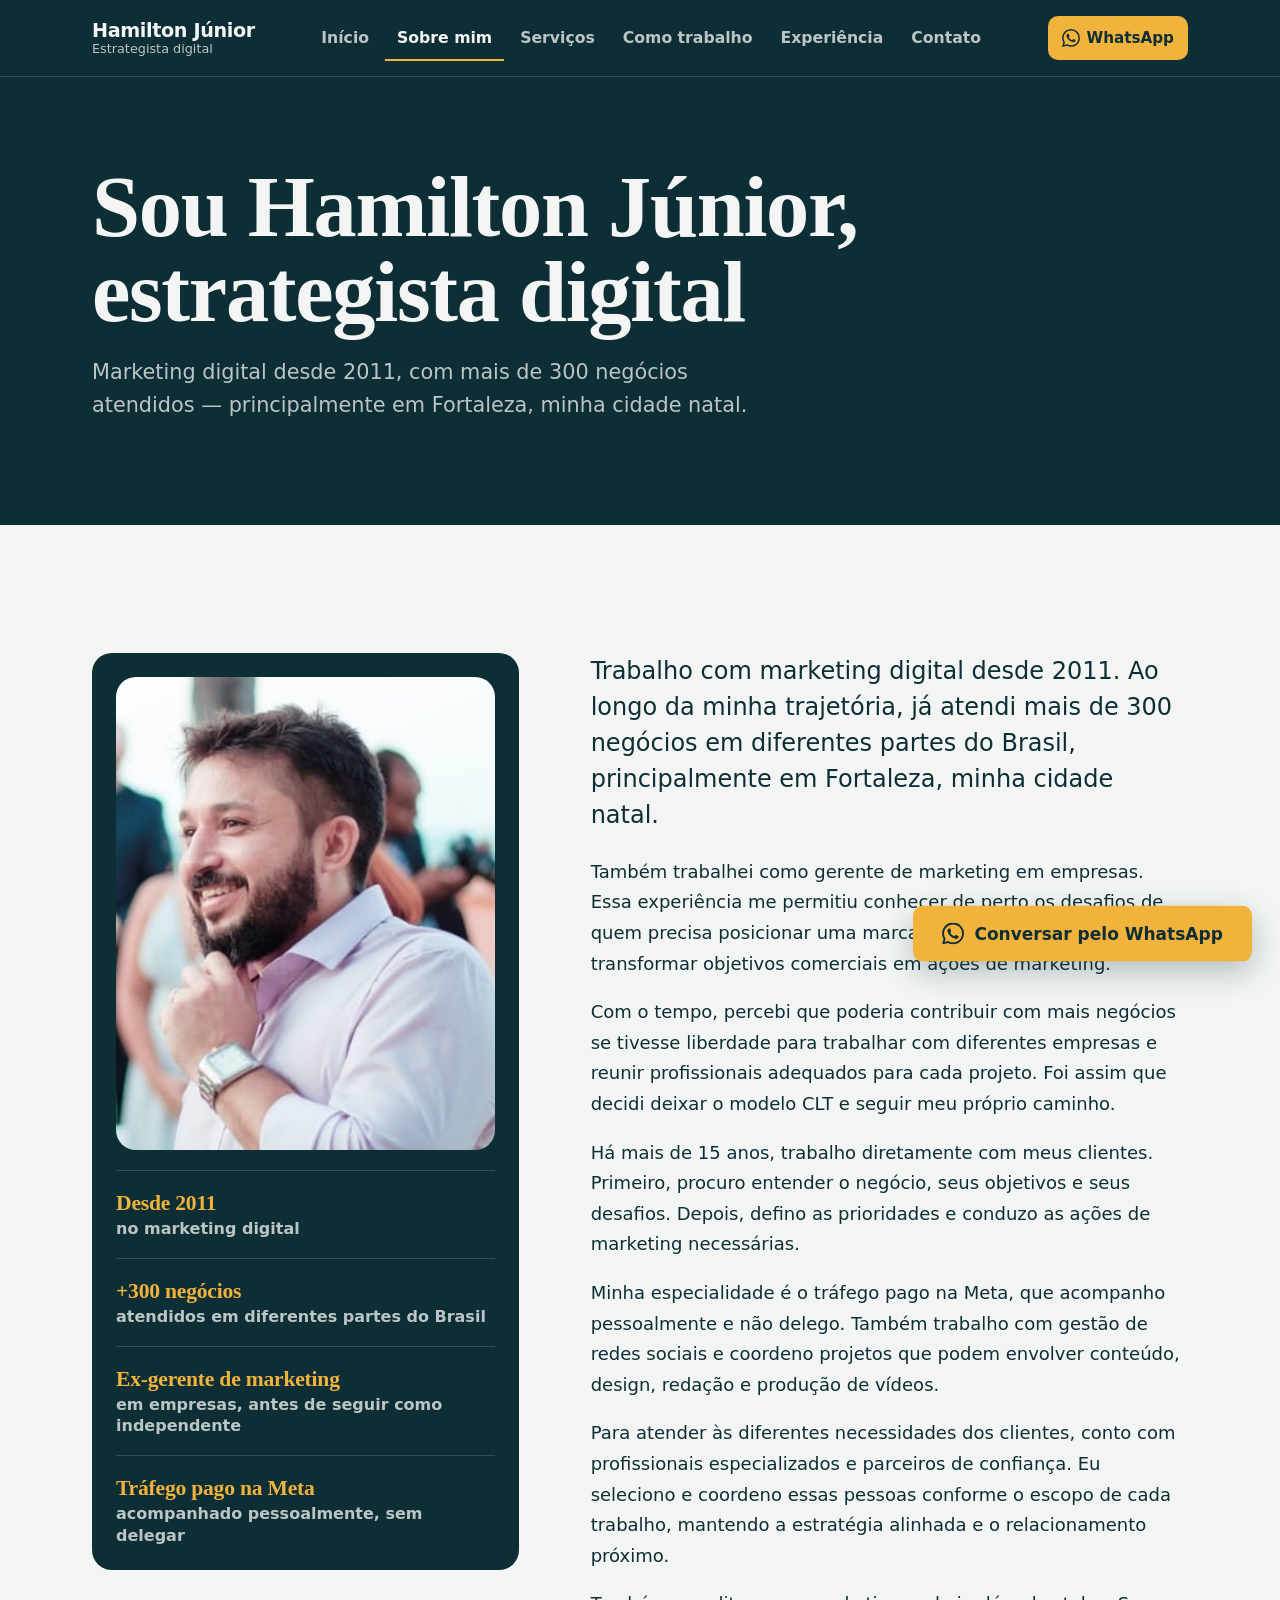
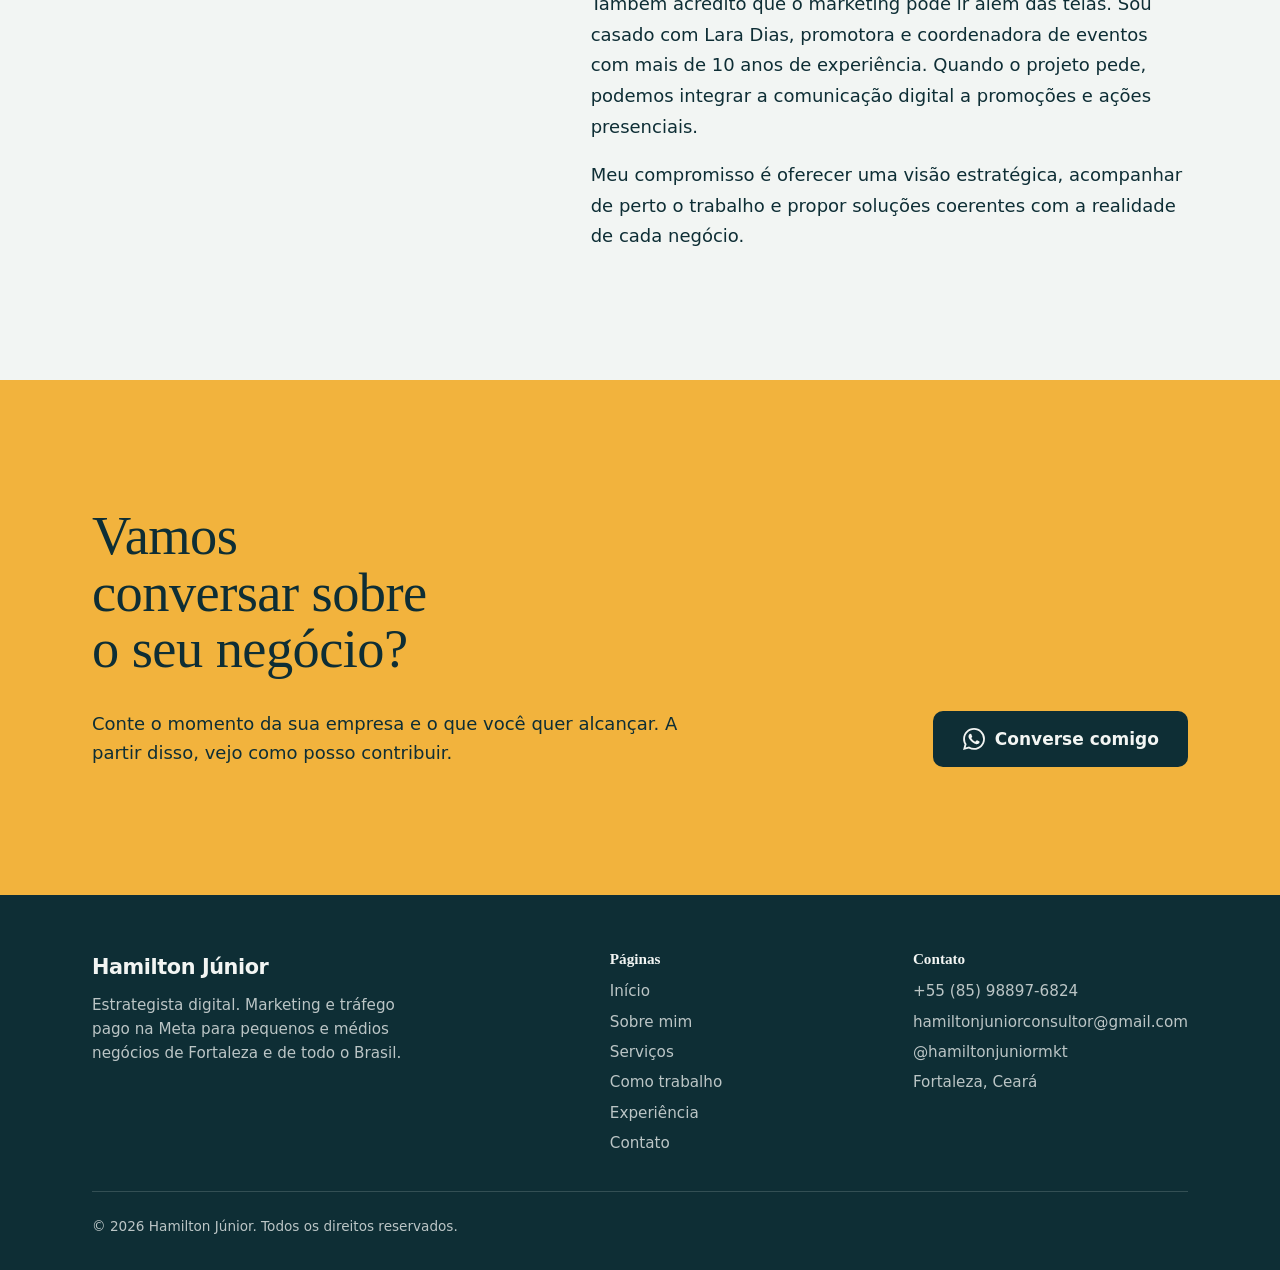
<file: sobre.html>
<!doctype html>
<html lang="pt-BR">
<head>
  <meta charset="utf-8">
  <meta name="viewport" content="width=device-width, initial-scale=1, viewport-fit=cover">
  <title>Sobre Hamilton Júnior | Estrategista digital</title>
  <meta name="description" content="Marketing digital desde 2011, ex-gerente de marketing e especialista em tráfego pago na Meta. Conheça a trajetória de Hamilton Júnior.">
  <meta name="theme-color" content="#0E2E35">
  <link rel="canonical" href="https://hamiltonjuniormkt.com.br/sobre.html">
  <meta http-equiv="Content-Security-Policy" content="default-src 'self'; script-src 'self' 'unsafe-inline' https://www.googletagmanager.com https://www.google-analytics.com; style-src 'self' 'unsafe-inline' https://fonts.googleapis.com; font-src 'self' https://fonts.gstatic.com; img-src 'self' data:; connect-src 'self' https://www.google-analytics.com https://region1.google-analytics.com; base-uri 'self'; form-action 'self' https://wa.me">
  <meta property="og:type" content="website">
  <meta property="og:url" content="https://hamiltonjuniormkt.com.br/sobre.html">
  <meta property="og:locale" content="pt_BR">
  <meta property="og:site_name" content="Hamilton Júnior">
  <meta property="og:title" content="Sobre Hamilton Júnior | Estrategista digital">
  <meta property="og:description" content="Marketing digital desde 2011, ex-gerente de marketing e especialista em tráfego pago na Meta. Conheça a trajetória de Hamilton Júnior.">
  <meta property="og:image" content="https://hamiltonjuniormkt.com.br/assets/img/og.webp">
  <meta name="twitter:card" content="summary_large_image">
  <link rel="icon" href="/favicon.ico" sizes="any">
  <link rel="icon" href="assets/img/favicon.svg" type="image/svg+xml">
  <link rel="preconnect" href="https://fonts.googleapis.com">
  <link rel="preconnect" href="https://fonts.gstatic.com" crossorigin>
  <link rel="stylesheet" href="https://fonts.googleapis.com/css2?family=Fraunces:opsz,wght..144,300..700&family=Inter:wght..700&display=swap" media="print" onload="this.media='all'">
  <noscript><link rel="stylesheet" href="https://fonts.googleapis.com/css2?family=Fraunces:opsz,wght..144,300..700&family=Inter:wght..700&display=swap"></noscript>
  <link rel="stylesheet" href="assets/css/style.css">
  <script src="assets/js/main.js" defer></script>
  <script type="application/ld+json">{"@context": "https://schema.org", "@graph": [{"@type": "ProfessionalService", "@id": "https://hamiltonjuniormkt.com.br/#negocio", "name": "Hamilton Júnior — Estrategista Digital", "description": "Estratégia de marketing, tráfego pago na Meta, gestão de redes sociais, conteúdo e ações presenciais para pequenos e médios negócios.", "url": "https://hamiltonjuniormkt.com.br/", "image": "https://hamiltonjuniormkt.com.br/assets/img/og.webp", "areaServed": [{"@type": "City", "name": "Fortaleza"}, {"@type": "Country", "name": "Brasil"}], "address": {"@type": "PostalAddress", "addressLocality": "Fortaleza", "addressRegion": "CE", "addressCountry": "BR"}, "geo": {"@type": "GeoCoordinates", "latitude": -3.7319, "longitude": -38.5267}, "founder": {"@id": "https://hamiltonjuniormkt.com.br/#pessoa"}}, {"@type": "Person", "@id": "https://hamiltonjuniormkt.com.br/#pessoa", "name": "Hamilton Júnior", "jobTitle": "Estrategista digital", "worksFor": {"@id": "https://hamiltonjuniormkt.com.br/#negocio"}, "knowsAbout": ["Tráfego pago", "Meta Ads", "Marketing digital", "Gestão de redes sociais", "Produção de conteúdo", "Google Meu Negócio", "SEO", "GEO", "AEO"], "url": "https://hamiltonjuniormkt.com.br/sobre.html"}, {"@type": "WebSite", "@id": "https://hamiltonjuniormkt.com.br/#site", "url": "https://hamiltonjuniormkt.com.br/", "name": "Hamilton Júnior", "publisher": {"@id": "https://hamiltonjuniormkt.com.br/#negocio"}}, {"@type": "WebPage", "@id": "https://hamiltonjuniormkt.com.br/sobre.html#webpage", "url": "https://hamiltonjuniormkt.com.br/sobre.html", "name": "Sobre Hamilton Júnior | Estrategista digital", "isPartOf": {"@id": "https://hamiltonjuniormkt.com.br/#site"}, "about": {"@id": "https://hamiltonjuniormkt.com.br/#negocio"}, "publisher": {"@id": "https://hamiltonjuniormkt.com.br/#negocio"}, "inLanguage": "pt-BR"}]}</script>
</head>
<body>
  <svg width="0" height="0" style="position:absolute" aria-hidden="true" focusable="false">
    <symbol id="i-wa" viewBox="0 0 24 24"><path fill="currentColor" d="M17.472 14.382c-.297-.149-1.758-.867-2.03-.967-.273-.099-.471-.148-.67.15-.197.297-.767.966-.94 1.164-.173.199-.347.223-.644.075-.297-.15-1.255-.463-2.39-1.475-.883-.788-1.48-1.761-1.653-2.059-.173-.297-.018-.458.13-.606.134-.133.298-.347.446-.52.149-.174.198-.298.298-.497.099-.198.05-.371-.025-.52-.075-.149-.669-1.612-.916-2.207-.242-.579-.487-.5-.669-.51-.173-.008-.371-.01-.57-.01-.198 0-.52.074-.792.372-.272.297-1.04 1.016-1.04 2.479 0 1.462 1.065 2.875 1.213 3.074.149.198 2.096 3.2 5.077 4.487.709.306 1.262.489 1.694.625.712.227 1.36.195 1.871.118.571-.085 1.758-.719 2.006-1.413.248-.694.248-1.289.173-1.413-.074-.124-.272-.198-.57-.347m-5.421 7.403h-.004a9.87 9.87 0 0 1-5.031-1.378l-.361-.214-3.741.982.998-3.648-.235-.374a9.86 9.86 0 0 1-1.51-5.26c.001-5.45 4.436-9.884 9.888-9.884 2.64 0 5.122 1.03 6.988 2.898a9.825 9.825 0 0 1 2.893 6.994c-.003 5.45-4.437 9.884-9.885 9.884m8.413-18.297A11.815 11.815 0 0 0 12.05 0C5.495 0 .16 5.335.157 11.892c0 2.096.547 4.142 1.588 5.945L.057 24l6.305-1.654a11.882 11.882 0 0 0 5.683 1.448h.005c6.554 0 11.89-5.335 11.893-11.893a11.821 11.821 0 0 0-3.48-8.413Z"/></symbol>
    <symbol id="i-pin" viewBox="0 0 24 24"><path fill="none" stroke="currentColor" stroke-width="2" stroke-linejoin="round" d="M12 21s-7-6.2-7-11.5a7 7 0 0 1 14 0C19 14.8 12 21 12 21z"/><circle cx="12" cy="9.5" r="2.5" fill="none" stroke="currentColor" stroke-width="2"/></symbol>
  </svg>

  <a class="skip-link" href="#conteudo">Pular para o conteúdo</a>

  <header class="site-header">
    <div class="wrap">
      <a class="brand" href="index.html" title="Ir para a página inicial"><strong>Hamilton Júnior</strong><span>Estrategista digital</span></a>
      <nav class="nav" aria-label="Principal">
        <ul>
        <li><a href="index.html" title="Ir para a página inicial">Início</a></li>
        <li><a href="sobre.html" title="Ver a trajetória de Hamilton Júnior" aria-current="page">Sobre mim</a></li>
        <li><a href="servicos.html" title="Ver os serviços de marketing">Serviços</a></li>
        <li><a href="como-trabalho.html" title="Ver como é o processo de trabalho">Como trabalho</a></li>
        <li><a href="experiencia.html" title="Ver empresas atendidas">Experiência</a></li>
        <li><a href="contato.html" title="Falar com Hamilton pelo WhatsApp ou formulário">Contato</a></li>
        </ul>
      </nav>
      <div class="header-actions">
        <a class="btn-mini" data-wa="" href="contato.html"><svg aria-hidden="true"><use href="#i-wa"/></svg><span>WhatsApp</span></a>
        <button class="menu-toggle" type="button" aria-expanded="false" aria-controls="menu" aria-label="Abrir menu"><span class="menu-toggle-bars"></span></button>
      </div>
    </div>
  </header>

  <div class="mobile-nav" id="menu" hidden>
    <nav aria-label="Menu">
      <ul>
        <li><a href="index.html" title="Ir para a página inicial">Início</a></li>
        <li><a href="sobre.html" title="Ver a trajetória de Hamilton Júnior" aria-current="page">Sobre mim</a></li>
        <li><a href="servicos.html" title="Ver os serviços de marketing">Serviços</a></li>
        <li><a href="como-trabalho.html" title="Ver como é o processo de trabalho">Como trabalho</a></li>
        <li><a href="experiencia.html" title="Ver empresas atendidas">Experiência</a></li>
        <li><a href="contato.html" title="Falar com Hamilton pelo WhatsApp ou formulário">Contato</a></li>
      </ul>
    </nav>
    <div class="mobile-nav-foot">
      <a class="btn btn--sun btn--block" data-wa="" href="contato.html"><svg aria-hidden="true"><use href="#i-wa"/></svg>Falar com Hamilton</a>
      <p>Fortaleza, Ceará. Atendo empresas de todo o Brasil.</p>
    </div>
  </div>

  <main id="conteudo">
  <section class="band--ink page-hero" aria-labelledby="page-title">
    <div class="wrap enter">
      <h1 class="display" id="page-title">Sou Hamilton Júnior, estrategista digital</h1>
      <p class="lead">Marketing digital desde 2011, com mais de 300 negócios atendidos — principalmente em Fortaleza, minha cidade natal.</p>
    </div>
  </section>

  <section class="band" aria-label="Minha trajetória">
    <div class="wrap split">
      <aside class="aside-card sticky">
        <figure class="portrait">
          <span class="portrait-mono" aria-hidden="true">HJ</span>
          <img src="assets/img/hamilton.jpg" alt="Hamilton Júnior" width="800" height="1000" loading="lazy" onerror="this.remove()">
        </figure>
        <ul class="facts">
          <li><b>Desde 2011</b>no marketing digital</li>
          <li><b>+300 negócios</b>atendidos em diferentes partes do Brasil</li>
          <li><b>Ex-gerente de marketing</b>em empresas, antes de seguir como independente</li>
          <li><b>Tráfego pago na Meta</b>acompanhado pessoalmente, sem delegar</li>
        </ul>
      </aside>

      <div class="article prose">
        <p>Trabalho com marketing digital desde 2011. Ao longo da minha trajetória, já atendi mais de 300 negócios em diferentes partes do Brasil, principalmente em Fortaleza, minha cidade natal.</p>
        <p>Também trabalhei como gerente de marketing em empresas. Essa experiência me permitiu conhecer de perto os desafios de quem precisa posicionar uma marca, conquistar clientes e transformar objetivos comerciais em ações de marketing.</p>
        <p>Com o tempo, percebi que poderia contribuir com mais negócios se tivesse liberdade para trabalhar com diferentes empresas e reunir profissionais adequados para cada projeto. Foi assim que decidi deixar o modelo CLT e seguir meu próprio caminho.</p>
        <p>Há mais de 15 anos, trabalho diretamente com meus clientes. Primeiro, procuro entender o negócio, seus objetivos e seus desafios. Depois, defino as prioridades e conduzo as ações de marketing necessárias.</p>
        <p>Minha especialidade é o tráfego pago na Meta, que acompanho pessoalmente e não delego. Também trabalho com gestão de redes sociais e coordeno projetos que podem envolver conteúdo, design, redação e produção de vídeos.</p>
        <p>Para atender às diferentes necessidades dos clientes, conto com profissionais especializados e parceiros de confiança. Eu seleciono e coordeno essas pessoas conforme o escopo de cada trabalho, mantendo a estratégia alinhada e o relacionamento próximo.</p>
        <p>Também acredito que o marketing pode ir além das telas. Sou casado com Lara Dias, promotora e coordenadora de eventos com mais de 10 anos de experiência. Quando o projeto pede, podemos integrar a comunicação digital a promoções e ações presenciais.</p>
        <p>Meu compromisso é oferecer uma visão estratégica, acompanhar de perto o trabalho e propor soluções coerentes com a realidade de cada negócio.</p>
      </div>
    </div>
  </section>

  <section class="band band--sun" aria-labelledby="cta-title" data-cta-watch>
    <div class="wrap cta-final">
      <h2 class="h2" id="cta-title">Vamos conversar sobre o seu negócio?</h2>
      <p>Conte o momento da sua empresa e o que você quer alcançar. A partir disso, vejo como posso contribuir.</p>
      <div class="actions">
        <a class="btn btn--ink btn--block" data-wa="Olá, Hamilton! Li sobre sua trajetória e quero conversar sobre o meu negócio." href="contato.html">
          <svg aria-hidden="true"><use href="#i-wa"/></svg>Converse comigo
        </a>
      </div>
    </div>
  </section>
  </main>

  <footer class="site-footer">
    <div class="wrap">
      <div class="footer-brand">
        <strong>Hamilton Júnior</strong>
        <p>Estrategista digital. Marketing e tráfego pago na Meta para pequenos e médios negócios de Fortaleza e de todo o Brasil.</p>
      </div>
      <div class="footer-cols">
        <div>
          <h2>Páginas</h2>
          <ul>
            <li><a href="index.html" title="Ir para a página inicial">Início</a></li>
        <li><a href="sobre.html" title="Ver a trajetória de Hamilton Júnior">Sobre mim</a></li>
        <li><a href="servicos.html" title="Ver os serviços de marketing">Serviços</a></li>
        <li><a href="como-trabalho.html" title="Ver como é o processo de trabalho">Como trabalho</a></li>
        <li><a href="experiencia.html" title="Ver empresas atendidas">Experiência</a></li>
        <li><a href="contato.html" title="Falar com Hamilton pelo WhatsApp ou formulário">Contato</a></li>
          </ul>
        </div>
        <div>
          <h2>Contato</h2>
          <ul>
            <li><a data-contact="whatsapp" href="contato.html">WhatsApp</a></li>
            <li><a data-contact="email" href="contato.html">E-mail</a></li>
            <li><a data-contact="instagram" href="contato.html">Instagram</a></li>
            <li>Fortaleza, Ceará</li>
          </ul>
        </div>
      </div>
      <p class="footer-bottom">© <span data-year>2026</span> Hamilton Júnior. Todos os direitos reservados.</p>
    </div>
  </footer>

  <div class="wa-bar" inert>
    <a class="btn btn--sun" data-wa="" href="contato.html"><svg aria-hidden="true"><use href="#i-wa"/></svg>Conversar pelo WhatsApp</a>
  </div>
  <!-- Google Analytics 4 — substitua G-XXXXXXXXXX pelo Measurement ID real -->
  <script async src="https://www.googletagmanager.com/gtag/js?id=G-XXXXXXXXXX"></script>
  <script>
    window.dataLayer = window.dataLayer || [];
    function gtag(){dataLayer.push(arguments);}
    gtag('js', new Date());
    gtag('config', 'G-XXXXXXXXXX');
  </script>
</body>
</html>
</file>
<file: assets/css/style.css>
/* ==========================================================================
   Hamilton Júnior — Estrategista Digital
   Mobile-first. 3 cores: petróleo, branco frio, âmbar.
   ========================================================================== */

:root {
  /* Cores principais */
  --ink: #0E2E35;      /* petróleo */
  --paper: #F2F5F3;    /* branco frio */
  --sun: #F2B33D;      /* âmbar */

  /* Variações derivadas das 3 cores */
  --ink-2: #16404A;
  --sun-hover: #F6C462;
  --muted: rgba(14, 46, 53, .74);
  --line: rgba(14, 46, 53, .14);
  --on-ink-muted: rgba(242, 245, 243, .76);
  --on-ink-line: rgba(242, 245, 243, .16);
  --field: #FFFFFF;

  --font: "Inter", system-ui, -apple-system, "Segoe UI", Roboto, sans-serif;
  --font-display: "Fraunces", Georgia, "Times New Roman", serif;
  --gutter: 20px;
  --max: 1160px;
  --header-h: 64px;
  --r-sm: 10px;
  --r-lg: 20px;
}

@media (min-width: 600px) { :root { --gutter: 32px; } }
@media (min-width: 960px) { :root { --header-h: 76px; } }

/* ---------- Base ---------- */
*, *::before, *::after { box-sizing: border-box; }

html {
  -webkit-text-size-adjust: 100%;
  scroll-behavior: smooth;
  scroll-padding-top: calc(var(--header-h) + 16px);
}

body {
  margin: 0;
  background: var(--paper);
  color: var(--ink);
  font-family: var(--font);
  font-size: 1.0625rem;
  line-height: 1.6;
  font-optical-sizing: auto;
  -webkit-font-smoothing: antialiased;
  text-rendering: optimizeLegibility;
}

html.menu-open, html.menu-open body { overflow: hidden; }

img { display: block; max-width: 100%; height: auto; }
figure { margin: 0; }
a { color: inherit; }
button { font: inherit; }

h1, h2, h3 {
  margin: 0;
  font-family: var(--font-display);
  font-weight: 600;
  line-height: 1.05;
  letter-spacing: -.01em;
  text-wrap: balance;
}
p { margin: 0 0 1em; }
p:last-child { margin-bottom: 0; }
ul, ol { margin: 0; padding: 0; list-style: none; }

:focus-visible { outline: 3px solid var(--ink); outline-offset: 3px; border-radius: 4px; }
.band--ink :focus-visible,
.site-header :focus-visible,
.site-footer :focus-visible,
.mobile-nav :focus-visible,
.wa-bar :focus-visible { outline-color: var(--sun); }

.skip-link {
  position: absolute; left: -9999px; top: 12px; z-index: 100;
  background: var(--sun); color: var(--ink);
  padding: .7em 1.1em; border-radius: var(--r-sm); font-weight: 700;
}
.skip-link:focus { left: 16px; }

.visually-hidden {
  position: absolute !important; width: 1px; height: 1px; overflow: hidden;
  clip: rect(0 0 0 0); clip-path: inset(50%); white-space: nowrap;
}

.wrap { width: 100%; max-width: var(--max); margin-inline: auto; padding-inline: var(--gutter); }
.prose { max-width: 64ch; }
.muted { color: var(--muted); }
.band--ink .muted { color: var(--on-ink-muted); }

/* ---------- Tipografia ---------- */
.display {
  font-family: var(--font-display);
  font-size: clamp(2.65rem, 1.1rem + 7.2vw, 5.4rem);
  font-weight: 560;
  line-height: .98;
  letter-spacing: -.015em;
  font-variation-settings: "opsz" 144, "SOFT" 0;
}
.h2 {
  font-family: var(--font-display);
  font-size: clamp(2rem, 1.25rem + 3.6vw, 3.4rem);
  font-weight: 540;
  letter-spacing: -.01em;
  line-height: 1.04;
  font-variation-settings: "opsz" 72;
}
.h3 { font-family: var(--font-display); font-size: 1.3rem; font-weight: 580; letter-spacing: -.005em; line-height: 1.22; }
.lead { font-size: clamp(1.125rem, 1.05rem + .4vw, 1.3rem); line-height: 1.55; }
.section-head { display: grid; gap: 18px; margin-bottom: clamp(36px, 6vw, 64px); }
.section-head .lead { max-width: 58ch; }
.section-head > *, .hero-copy > *, .page-hero .wrap > *, .form-head > *, .service-head > *, .cta-final > * { margin: 0; }

.link {
  font-weight: 650;
  text-decoration: underline;
  text-decoration-thickness: 2px;
  text-underline-offset: 5px;
  text-decoration-color: var(--sun);
}
.link:hover { text-decoration-color: currentColor; }

/* ---------- Botões ---------- */
.btn {
  display: inline-flex; align-items: center; justify-content: center; gap: .6em;
  min-height: 56px; padding: 0 1.6em;
  border: 2px solid transparent; border-radius: var(--r-sm);
  font-size: 1.0625rem; font-weight: 650; line-height: 1.2; text-align: center;
  text-decoration: none; cursor: pointer;
  transition: background-color .2s ease, color .2s ease, border-color .2s ease;
}
.btn svg { width: 22px; height: 22px; flex: none; }
.btn--sun { background: var(--sun); color: var(--ink); }
.btn--sun:hover { background: var(--sun-hover); }
.btn--ink { background: var(--ink); color: var(--paper); }
.btn--ink:hover { background: var(--ink-2); }
.btn--line { border-color: currentColor; background: transparent; }
.btn--line:hover { background: var(--ink); color: var(--paper); border-color: var(--ink); }
.band--ink .btn--line:hover { background: var(--paper); color: var(--ink); border-color: var(--paper); }
.btn--block { width: 100%; }
@media (min-width: 600px) { .btn--block { width: auto; } }

.actions { display: flex; flex-wrap: wrap; gap: 12px; align-items: center; }
.actions-note { font-size: .95rem; margin-top: 14px; }

/* ---------- Header ---------- */
.site-header {
  position: sticky; top: 0; z-index: 50;
  background: var(--ink); color: var(--paper);
  border-bottom: 1px solid var(--on-ink-line);
}
.site-header .wrap {
  display: flex; align-items: center; justify-content: space-between; gap: 12px;
  min-height: var(--header-h);
}
.brand { display: flex; flex-direction: column; text-decoration: none; line-height: 1.15; }
.brand strong { font-size: 1.1rem; font-weight: 720; letter-spacing: -.02em; }
.brand span { font-size: .8rem; color: var(--on-ink-muted); }

.header-actions { display: flex; align-items: center; gap: 8px; }
.btn-mini {
  display: inline-flex; align-items: center; gap: .45em;
  min-height: 44px; padding: 0 14px; border-radius: var(--r-sm);
  background: var(--sun); color: var(--ink);
  font-size: .95rem; font-weight: 650; text-decoration: none;
}
.btn-mini svg { width: 18px; height: 18px; }
@media (max-width: 359px) { .btn-mini span { display: none; } }

.menu-toggle {
  display: inline-grid; place-items: center;
  width: 44px; height: 44px; padding: 0;
  background: transparent; color: var(--paper);
  border: 1px solid var(--on-ink-line); border-radius: var(--r-sm); cursor: pointer;
}
.menu-toggle-bars, .menu-toggle-bars::before, .menu-toggle-bars::after {
  display: block; width: 20px; height: 2px; background: currentColor; border-radius: 2px;
  transition: transform .25s ease, opacity .2s ease;
}
.menu-toggle-bars { position: relative; }
.menu-toggle-bars::before, .menu-toggle-bars::after { content: ""; position: absolute; left: 0; }
.menu-toggle-bars::before { top: -6px; }
.menu-toggle-bars::after { top: 6px; }
.menu-toggle[aria-expanded="true"] .menu-toggle-bars { background: transparent; }
.menu-toggle[aria-expanded="true"] .menu-toggle-bars::before { transform: translateY(6px) rotate(45deg); }
.menu-toggle[aria-expanded="true"] .menu-toggle-bars::after { transform: translateY(-6px) rotate(-45deg); }

.nav { display: none; }

.mobile-nav {
  position: fixed; inset: var(--header-h) 0 0 0; z-index: 45;
  background: var(--ink); color: var(--paper);
  overflow-y: auto; padding: 28px var(--gutter) calc(32px + env(safe-area-inset-bottom));
  display: flex; flex-direction: column; justify-content: space-between; gap: 32px;
}
.mobile-nav[hidden] { display: none; }
.mobile-nav:not([hidden]) { animation: menu-in .28s cubic-bezier(.2, .7, .2, 1); }
.mobile-nav ul { display: grid; }
.mobile-nav li a {
  display: block; padding: 12px 0;
  font-family: var(--font-display); font-size: 1.85rem; font-weight: 560; letter-spacing: -.01em;
  text-decoration: none; border-bottom: 1px solid var(--on-ink-line);
}
.mobile-nav a[aria-current="page"] { color: var(--sun); }
.mobile-nav-foot { color: var(--on-ink-muted); font-size: .95rem; }
.mobile-nav-foot .btn { margin-bottom: 16px; }

@keyframes menu-in { from { opacity: 0; transform: translateY(-8px); } to { opacity: 1; transform: none; } }

@media (min-width: 960px) {
  .menu-toggle, .mobile-nav { display: none !important; }
  .nav { display: block; }
  .nav ul { display: flex; gap: 4px; }
  .nav a {
    display: block; padding: 10px 12px; border-radius: 8px;
    font-size: .98rem; font-weight: 560; text-decoration: none; color: var(--on-ink-muted);
  }
  .nav a:hover { color: var(--paper); }
  .nav a[aria-current="page"] { color: var(--paper); box-shadow: inset 0 -2px 0 var(--sun); border-radius: 0; }
  .brand strong { font-size: 1.2rem; }
}

/* ---------- Faixas (seções) ---------- */
.band { padding-block: clamp(64px, 11vw, 128px); }
.band--ink { background: var(--ink); color: var(--paper); }
.band--sun { background: var(--sun); color: var(--ink); }
.band--tight { padding-block: clamp(48px, 8vw, 88px); }
.band + .band:not(.band--ink):not(.band--sun) { border-top: 1px solid var(--line); }
.band--ink + .band--ink { border-top: 1px solid var(--on-ink-line); }

/* ---------- Hero ---------- */
.hero { padding-block: 40px 0; }
.hero-grid { display: grid; gap: 40px; }
.hero-copy { display: grid; gap: 20px; }
@media (max-width: 599px) { .hero-copy .lead + .lead { font-size: 1rem; } }
.hero-copy .lead { color: var(--on-ink-muted); max-width: 40ch; }
.hero-copy .lead strong { color: var(--paper); font-weight: 650; }
.hero-note { font-size: .95rem; color: var(--on-ink-muted); display: flex; align-items: center; gap: .5em; }
.hero-note svg { width: 18px; height: 18px; flex: none; color: var(--sun); }

.portrait {
  position: relative; overflow: hidden;
  aspect-ratio: 5 / 4; border-radius: var(--r-lg);
  background: var(--ink-2);
}
.portrait img { position: absolute; inset: 0; width: 100%; height: 100%; object-fit: cover; object-position: 50% 20%; }
.portrait-mono {
  position: absolute; inset: 0; display: grid; place-items: center;
  font-family: var(--font-display); font-size: clamp(5rem, 28vw, 10rem); font-weight: 600;
  letter-spacing: -.02em; color: var(--sun);
}
.portrait figcaption {
  position: absolute; left: 12px; bottom: 12px; z-index: 1;
  padding: 6px 12px; border-radius: 999px;
  background: rgba(14, 46, 53, .88); color: var(--paper); font-size: .85rem;
}

.proof {
  display: grid; margin: 56px 0 0;
  border-top: 1px solid var(--on-ink-line);
}
.proof > div {
  display: grid; grid-template-columns: minmax(7.5ch, auto) 1fr; gap: 16px; align-items: baseline;
  padding: 18px 0; border-bottom: 1px solid var(--on-ink-line);
}
.proof dt {
  font-family: var(--font-display); font-size: 1.9rem; font-weight: 600; letter-spacing: -.015em; line-height: 1;
  color: var(--sun);
}
.proof dd { margin: 0; color: var(--on-ink-muted); font-size: 1rem; line-height: 1.35; }

@media (min-width: 760px) {
  .proof { grid-template-columns: repeat(3, 1fr); border-bottom: 1px solid var(--on-ink-line); }
  .proof > div { grid-template-columns: 1fr; gap: 8px; padding: 28px 24px 28px 0; border-bottom: 0; }
  .proof > div + div { padding-left: 24px; border-left: 1px solid var(--on-ink-line); }
  .proof dt { font-size: 2.6rem; }
}

@media (min-width: 960px) {
  .hero { padding-top: 72px; }
  .hero-grid { grid-template-columns: 1.35fr .9fr; align-items: end; gap: 64px; }
  .portrait { aspect-ratio: 4 / 5; }
}

/* Hero de páginas internas */
.page-hero { padding-block: 44px 64px; }
.page-hero .wrap { display: grid; gap: 22px; }
.page-hero .lead { color: var(--on-ink-muted); max-width: 52ch; }
@media (min-width: 960px) { .page-hero { padding-block: 88px 104px; } }

/* Única sequência de entrada: o hero */
@media (prefers-reduced-motion: no-preference) {
  .enter > * { animation: rise .8s cubic-bezier(.2, .7, .2, 1) both; }
  .enter > :nth-child(1) { animation-name: unveil; animation-duration: 1s; }
  .enter > :nth-child(2) { animation-delay: .18s; }
  .enter > :nth-child(3) { animation-delay: .28s; }
  .enter > :nth-child(4) { animation-delay: .38s; }
  .enter > :nth-child(5) { animation-delay: .46s; }
  .enter-late { animation: rise .9s .3s cubic-bezier(.2, .7, .2, 1) both; }
}
@keyframes rise { from { opacity: 0; transform: translateY(16px); } to { opacity: 1; transform: none; } }
@keyframes unveil {
  from { clip-path: inset(0 0 100% 0); transform: translateY(24px); }
  to { clip-path: inset(0 0 -10% 0); transform: none; }
}

/* ---------- Duas colunas genéricas ---------- */
.split { display: grid; gap: 32px; }
@media (min-width: 960px) {
  .split { grid-template-columns: 5fr 7fr; gap: 72px; align-items: start; }
  .split--even { grid-template-columns: 1fr 1fr; }
  .split .sticky { position: sticky; top: calc(var(--header-h) + 40px); }
}

/* ---------- Linhas de serviço ---------- */
.rows { border-top: 1px solid var(--line); }
.row { display: grid; gap: 10px; padding: 26px 0; border-bottom: 1px solid var(--line); }
.row p { color: var(--muted); max-width: 60ch; }
.row .h3 { display: flex; flex-wrap: wrap; align-items: center; gap: 10px; }
.tag {
  display: inline-block; padding: 3px 10px; border-radius: 999px;
  background: var(--sun); color: var(--ink);
  font-size: .8rem; font-weight: 650; letter-spacing: 0; line-height: 1.5;
}
@media (min-width: 760px) {
  .row { grid-template-columns: 5fr 7fr; gap: 40px; padding: 32px 0; }
}
.rows + .actions { margin-top: 36px; }

/* ---------- Diagrama do diferencial ---------- */
.hub { margin: 0; max-width: 520px; }
.hub-node { border-radius: var(--r-sm); padding: 16px 18px; line-height: 1.3; }
.hub-node strong { display: block; font-size: 1.1rem; font-weight: 680; }
.hub-node span { font-size: .92rem; color: var(--on-ink-muted); }
.hub-node--client { border: 1px dashed var(--on-ink-line); }
.hub-node--me { background: var(--sun); color: var(--ink); }
.hub-node--me span { color: rgba(14, 46, 53, .8); }
.hub-node--me strong { font-family: var(--font-display); font-size: 1.35rem; font-weight: 580; letter-spacing: -.01em; }

.hub-link {
  position: relative; margin-left: 28px; padding: 14px 0 14px 22px;
  border-left: 2px solid var(--sun);
  font-size: .9rem; color: var(--on-ink-muted);
}

.hub-branches { margin-left: 28px; }
.hub-branches li { position: relative; padding: 12px 0 12px 34px; line-height: 1.3; }
.hub-branches li::before {
  content: ""; position: absolute; left: 0; top: 24px; width: 24px;
  border-top: 2px dashed var(--on-ink-muted);
}
.hub-branches li::after {
  content: ""; position: absolute; left: 0; top: 0; bottom: 0;
  border-left: 2px solid var(--on-ink-line);
}
.hub-branches li:last-child::after { bottom: auto; height: 25px; }
.hub-branches strong { display: block; font-weight: 650; }
.hub-branches span { font-size: .9rem; color: var(--on-ink-muted); }
.hub-branches .is-direct::before { border-top: 3px solid var(--sun); top: 23px; }
.hub-branches .is-direct strong { color: var(--sun); }

.hub figcaption {
  display: flex; flex-wrap: wrap; gap: 8px 20px; margin-top: 24px; padding-top: 18px;
  border-top: 1px solid var(--on-ink-line); font-size: .88rem; color: var(--on-ink-muted);
}
.hub figcaption span { display: inline-flex; align-items: center; gap: 8px; }
.hub figcaption span::before { content: ""; width: 22px; border-top: 2px dashed var(--on-ink-muted); }
.hub figcaption span.direct::before { border-top: 3px solid var(--sun); }

/* ---------- Listas ---------- */
.ticks { display: grid; gap: 12px; }
.ticks li { position: relative; padding-left: 30px; line-height: 1.45; }
.ticks li::before {
  content: ""; position: absolute; left: 2px; top: .38em;
  width: 14px; height: 8px;
  border-left: 2.5px solid currentColor; border-bottom: 2.5px solid currentColor;
  transform: rotate(-45deg);
}
.band--ink .ticks li::before { color: var(--sun); }
@media (min-width: 760px) { .ticks--cols { grid-template-columns: 1fr 1fr; column-gap: 32px; } }

.pills { display: flex; flex-wrap: wrap; gap: 8px; }
.pills li {
  padding: 6px 14px; border: 1px solid var(--line); border-radius: 999px;
  font-size: .95rem; font-weight: 540;
}

/* ---------- Serviços ---------- */
.jump {
  position: sticky; top: var(--header-h); z-index: 20;
  background: var(--paper); border-bottom: 1px solid var(--line);
}
.jump ul {
  display: flex; gap: 8px; overflow-x: auto; padding: 12px var(--gutter);
  max-width: var(--max); margin-inline: auto;
  scrollbar-width: none;
}
.jump ul::-webkit-scrollbar { display: none; }
.jump a {
  display: block; white-space: nowrap; padding: 8px 14px; border-radius: 999px;
  border: 1px solid var(--line); text-decoration: none; font-size: .95rem; font-weight: 580;
}
.jump a:hover { border-color: var(--ink); }
.jump ~ .band[id] { scroll-margin-top: 64px; }

.service { display: grid; gap: 28px; }
.service-head { display: grid; gap: 14px; }
.service-kicker { font-size: 1.05rem; font-weight: 600; color: var(--muted); }
.band--ink .service-kicker { color: var(--sun); }
.service-body { display: grid; gap: 28px; }
.service-body h3 { font-size: 1.05rem; font-weight: 680; margin-bottom: 14px; }
.service-note {
  padding: 16px 18px; border-left: 3px solid var(--sun);
  background: rgba(14, 46, 53, .05); border-radius: 0 var(--r-sm) var(--r-sm) 0;
  font-size: .98rem;
}
.band--ink .service-note { background: rgba(242, 245, 243, .06); color: var(--on-ink-muted); }
@media (min-width: 960px) {
  .service { grid-template-columns: 5fr 7fr; gap: 72px; }
  .service-head { position: sticky; top: calc(var(--header-h) + 90px); align-self: start; }
}

/* ---------- Processo ---------- */
.steps { counter-reset: step; display: grid; }
.step {
  counter-increment: step;
  display: grid; grid-template-columns: 56px 1fr; gap: 0 18px;
  position: relative; padding-bottom: 36px;
}
.step::before {
  content: counter(step);
  grid-row: span 2;
  display: grid; place-items: center; width: 56px; height: 56px; border-radius: 50%;
  background: var(--ink); color: var(--sun);
  font-family: var(--font-display); font-size: 1.5rem; font-weight: 600;
}
.step::after {
  content: ""; position: absolute; left: 27px; top: 64px; bottom: 8px;
  border-left: 2px solid var(--line);
}
.step:last-child { padding-bottom: 0; }
.step:last-child::after { display: none; }
.step h2 { font-size: 1.35rem; font-weight: 680; letter-spacing: -.015em; padding-top: 14px; margin-bottom: 8px; }
.step p { color: var(--muted); max-width: 56ch; }
.step--key::before { background: var(--sun); color: var(--ink); }
@media (min-width: 760px) {
  .step { grid-template-columns: 72px 1fr; gap: 0 28px; padding-bottom: 48px; }
  .step::before { width: 72px; height: 72px; font-size: 2rem; }
  .step::after { left: 35px; top: 80px; }
  .step h2 { font-size: 1.6rem; padding-top: 18px; }
}

/* ---------- Experiência ---------- */
.facts { display: grid; border-top: 1px solid var(--line); }
.facts li { padding: 18px 0; border-bottom: 1px solid var(--line); font-size: 1.1rem; font-weight: 560; line-height: 1.35; }
.facts b { font-family: var(--font-display); font-weight: 600; font-size: 1.35rem; letter-spacing: -.01em; }

.clients { display: grid; gap: 40px; }
.client-group h3 {
  font-size: 1.1rem; font-weight: 680; padding-bottom: 12px; margin-bottom: 14px;
  border-bottom: 2px solid var(--ink);
}
.client-group ul { display: grid; grid-template-columns: repeat(auto-fill, minmax(150px, 1fr)); gap: 10px 20px; }
.client-group li { line-height: 1.35; color: var(--muted); }
@media (min-width: 760px) { .clients { grid-template-columns: 1fr 1fr; gap: 48px 56px; } }

/* ---------- Sobre ---------- */
.article p { font-size: 1.125rem; line-height: 1.7; }
.article p:first-child { font-size: clamp(1.25rem, 1.1rem + .6vw, 1.5rem); line-height: 1.5; font-weight: 520; }
.aside-card {
  padding: 24px; border-radius: var(--r-lg);
  background: var(--ink); color: var(--paper);
}
.aside-card .facts { border-color: var(--on-ink-line); }
.aside-card .facts li { border-color: var(--on-ink-line); font-size: 1rem; color: var(--on-ink-muted); }
.aside-card .facts b { color: var(--sun); display: block; }
.aside-card .portrait { margin-bottom: 20px; aspect-ratio: 4 / 3; }
.aside-card .facts li:last-child { border-bottom: 0; padding-bottom: 0; }
@media (min-width: 960px) { .aside-card .portrait { aspect-ratio: 4 / 5; } }

/* ---------- CTA final ---------- */
.cta-final { display: grid; gap: 22px; }
.cta-final .h2 { max-width: 16ch; }
.cta-final p { max-width: 52ch; font-size: 1.125rem; }
@media (min-width: 960px) {
  .cta-final { grid-template-columns: 1fr auto; align-items: end; gap: 32px 64px; }
  .cta-final .actions { grid-column: 2; grid-row: 1 / span 2; }
}

/* ---------- Contato ---------- */
.contact-list { display: grid; border-top: 1px solid var(--on-ink-line); }
.contact-list > div { display: grid; gap: 2px; padding: 16px 0; border-bottom: 1px solid var(--on-ink-line); }
.contact-list dt { font-size: .9rem; color: var(--on-ink-muted); }
.contact-list dd { margin: 0; font-size: 1.15rem; font-weight: 600; overflow-wrap: anywhere; }
.contact-list a { text-decoration: none; }
.contact-list a:hover { text-decoration: underline; text-decoration-color: var(--sun); text-underline-offset: 4px; }

.form { display: grid; gap: 22px; }
.form-head { display: grid; gap: 10px; }
.field { display: grid; gap: 8px; }
.field label, .field legend { font-weight: 620; font-size: 1rem; }
.field .opt { font-weight: 450; color: var(--muted); }
.field input, .field textarea {
  width: 100%; min-height: 54px; padding: 14px 16px;
  font: inherit; font-size: 1.0625rem; color: var(--ink);
  background: var(--field); border: 1.5px solid rgba(14, 46, 53, .28); border-radius: var(--r-sm);
  transition: border-color .15s ease, box-shadow .15s ease;
}
.field textarea { min-height: 140px; resize: vertical; line-height: 1.5; }
.field input:focus, .field textarea:focus {
  outline: none; border-color: var(--ink); box-shadow: 0 0 0 3px rgba(242, 179, 61, .55);
}
.field [aria-invalid="true"] { border-color: var(--ink); border-width: 2.5px; }
.field-error { font-size: .92rem; font-weight: 650; min-height: 0; }
.field-error:not(:empty)::before { content: "! "; }
.form-row { display: grid; gap: 22px; }
@media (min-width: 600px) { .form-row { grid-template-columns: 1fr 1fr; } }

fieldset.field { border: 0; padding: 0; margin: 0; }
fieldset.field legend { padding: 0; margin-bottom: 10px; }
.choices { display: flex; flex-wrap: wrap; gap: 8px; }
.choice { position: relative; }
.choice input { position: absolute; opacity: 0; width: 1px; height: 1px; }
.choice span {
  display: inline-flex; align-items: center; min-height: 44px; padding: 8px 16px;
  border: 1.5px solid rgba(14, 46, 53, .28); border-radius: 999px;
  background: var(--field); font-size: .98rem; font-weight: 560; cursor: pointer;
  transition: background-color .15s ease, color .15s ease, border-color .15s ease;
}
.choice input:checked + span { background: var(--ink); color: var(--paper); border-color: var(--ink); }
.choice input:focus-visible + span { outline: 3px solid var(--ink); outline-offset: 2px; }

.form-foot { display: grid; gap: 12px; }
.form-foot .muted { font-size: .92rem; }
.form-status { padding: 16px 18px; border-radius: var(--r-sm); background: var(--ink); color: var(--paper); }
.form-status a { color: var(--sun); font-weight: 650; }
.form-status[hidden] { display: none; }

/* ---------- Footer ---------- */
.site-footer {
  background: var(--ink); color: var(--on-ink-muted); font-size: .95rem; overflow-wrap: anywhere;
  padding-block: 56px calc(116px + env(safe-area-inset-bottom));
}
@media (min-width: 960px) { .site-footer { padding-bottom: 32px; } }
.site-footer .wrap { display: grid; gap: 36px; }
.footer-brand strong { display: block; color: var(--paper); font-size: 1.3rem; font-weight: 720; letter-spacing: -.02em; }
.footer-brand p { margin-top: 8px; max-width: 34ch; }
.footer-cols { display: grid; grid-template-columns: 1fr 1fr; gap: 28px; }
.footer-cols h2 { font-size: .95rem; font-weight: 650; color: var(--paper); margin-bottom: 12px; letter-spacing: 0; }
.footer-cols li + li { margin-top: 6px; }
.footer-cols a { text-decoration: none; }
.footer-cols a:hover { color: var(--paper); text-decoration: underline; text-underline-offset: 3px; }
.footer-bottom { padding-top: 24px; border-top: 1px solid var(--on-ink-line); font-size: .85rem; }
@media (min-width: 760px) {
  .site-footer .wrap { grid-template-columns: 1fr 1.2fr; }
  .footer-bottom { grid-column: 1 / -1; }
}

/* ---------- Barra fixa de WhatsApp ---------- */
.wa-bar {
  position: fixed; left: 0; right: 0; bottom: 0; z-index: 40;
  padding: 12px var(--gutter) calc(12px + env(safe-area-inset-bottom));
  background: rgba(14, 46, 53, .97);
  border-top: 1px solid var(--on-ink-line);
  transform: translateY(110%);
  transition: transform .32s cubic-bezier(.2, .7, .2, 1);
}
.wa-bar.is-visible { transform: none; }
.wa-bar .btn { width: 100%; }
@media (min-width: 960px) {
  .wa-bar {
    left: auto; right: 28px; bottom: 28px; padding: 0;
    background: none; border: 0; transform: translateY(160%);
  }
  .wa-bar .btn { width: auto; box-shadow: 0 10px 30px rgba(14, 46, 53, .28); }
}

/* ---------- Movimento reduzido ---------- */
@media (prefers-reduced-motion: reduce) {
  html { scroll-behavior: auto; }
  *, *::before, *::after { animation: none !important; transition-duration: .01ms !important; }
}
</file>
